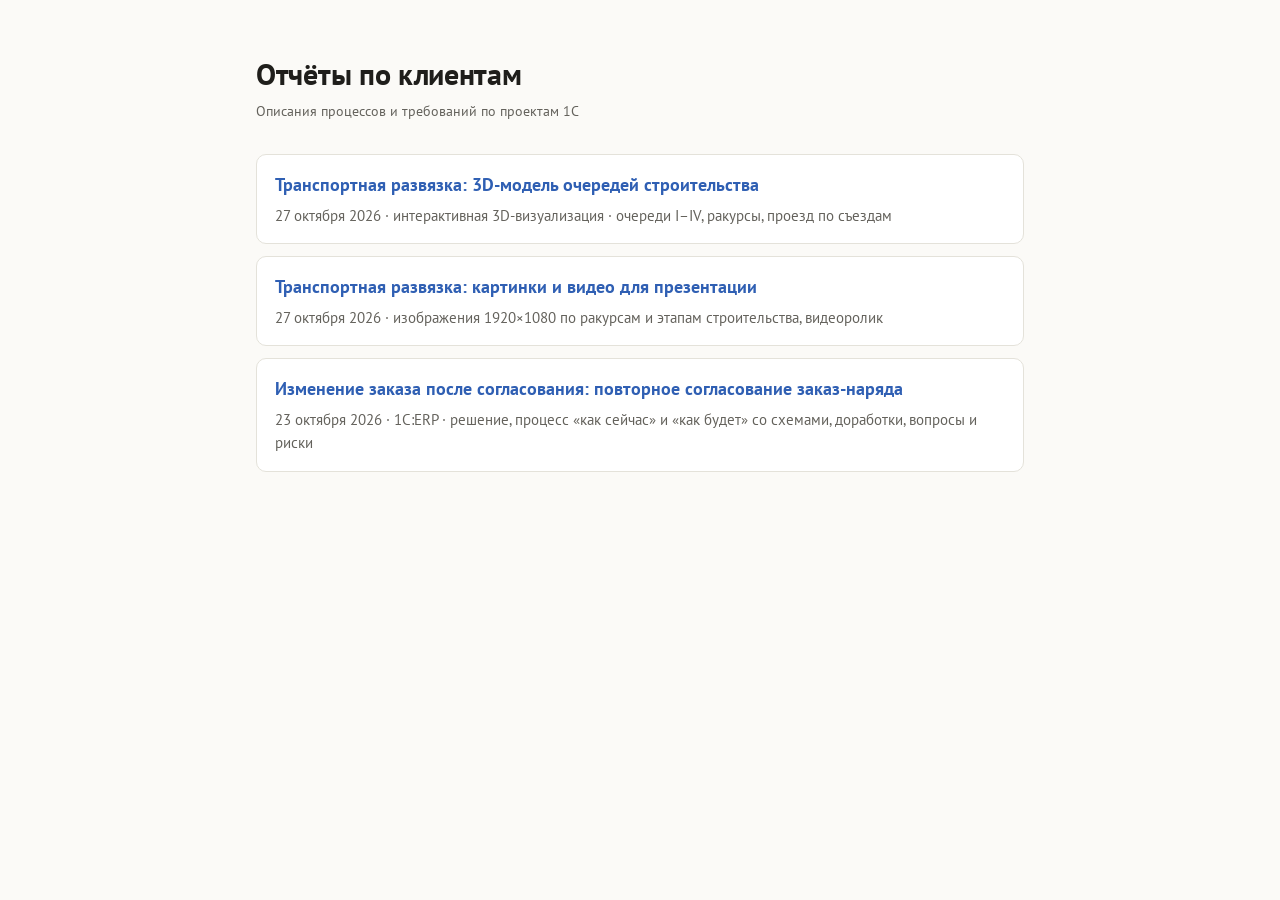
<file: index.html>
<!doctype html>
<html lang="ru">
<head>
<meta charset="utf-8">
<meta name="viewport" content="width=device-width, initial-scale=1">
<title>Отчёты по клиентам</title>
<meta name="description" content="Описания процессов и требований по проектам 1С">
<link rel="preconnect" href="https://fonts.googleapis.com">
<link rel="preconnect" href="https://fonts.gstatic.com" crossorigin>
<link href="https://fonts.googleapis.com/css2?family=PT+Sans:wght@400;700&display=swap" rel="stylesheet">
<style>
:root{--bg:#fbfaf7;--surface:#ffffff;--text:#1f1e1b;--muted:#64625c;--edge:#b8b6ad;--rule:#e4e2da;--accent:#2f6fd6;--warn:#d99a00;--link:#2f5fb3;color-scheme:light}
@media (prefers-color-scheme:dark){:root:not([data-theme="light"]){--bg:#151618;--surface:#1c1d20;--text:#ebe9e3;--muted:#a19f98;--edge:#5d5e63;--rule:#2e2f33;--accent:#6c9eff;--warn:#f0b429;--link:#8fb4ff;color-scheme:dark}}
:root[data-theme="dark"]{--bg:#151618;--surface:#1c1d20;--text:#ebe9e3;--muted:#a19f98;--edge:#5d5e63;--rule:#2e2f33;--accent:#6c9eff;--warn:#f0b429;--link:#8fb4ff;color-scheme:dark}
*{box-sizing:border-box}
html{-webkit-text-size-adjust:100%}
body{margin:0;background:var(--bg);color:var(--text);font:16px/1.6 "PT Sans","Segoe UI",system-ui,-apple-system,Roboto,sans-serif}
main{max-width:800px;margin:0 auto;padding:40px 16px 72px}
a{color:var(--link)}
.back{font-size:14px;color:var(--muted);text-decoration:none}
.back:hover{text-decoration:underline}
h1{font-size:30px;line-height:1.2;margin:16px 0 8px;letter-spacing:-.01em}
.meta{color:var(--muted);font-size:14px;margin:0 0 32px}
h2{font-size:21px;line-height:1.3;margin:44px 0 12px;padding-top:20px;border-top:1px solid var(--rule)}
p,ul,ol{margin:0 0 14px}
li{margin:4px 0}
.lead{font-size:17px}
.table-wrap{overflow-x:auto;margin:0 0 16px;border:1px solid var(--rule);border-radius:8px;background:var(--surface)}
table{border-collapse:collapse;width:100%;font-size:14.5px;line-height:1.45}
th,td{text-align:left;vertical-align:top;padding:10px 12px;border-bottom:1px solid var(--rule)}
th{font-weight:700;background:color-mix(in srgb,var(--rule) 45%,transparent)}
tr:last-child td{border-bottom:0}
td.num{white-space:nowrap;color:var(--muted)}
td.rowhead{font-weight:700}
blockquote{margin:0 0 16px;padding:12px 16px;border-left:3px solid var(--accent);background:var(--surface);border-radius:0 8px 8px 0}
figure{margin:20px 0 16px;padding:12px;background:var(--surface);border:1px solid var(--rule);border-radius:10px}
figcaption{font-size:13px;color:var(--muted);margin-top:6px}
.diagram{display:block;width:100%;height:auto;font-family:inherit}
.d-box{fill:none;stroke:var(--edge);stroke-width:1.25}
.d-accent{fill:color-mix(in srgb,var(--accent) 12%,transparent);stroke:var(--accent);stroke-width:2}
.d-warn{fill:color-mix(in srgb,var(--warn) 14%,transparent);stroke:var(--warn);stroke-width:2}
.d-line{fill:none;stroke:var(--edge);stroke-width:1.25}
.d-head{fill:var(--edge)}
.d-title{fill:var(--text);font-size:15px;font-weight:700}
.d-sub{fill:var(--muted);font-size:11.5px}
.d-name{fill:var(--text);font-size:13px;font-weight:700}
.d-body{fill:var(--text);font-size:11.5px}
.d-label{fill:var(--muted);font-size:11.5px}
.checklist{list-style:none;padding-left:0}
.checklist li{position:relative;padding-left:28px}
.checklist li::before{content:"";position:absolute;left:2px;top:6px;width:14px;height:14px;border:1.5px solid var(--edge);border-radius:3px}
.card{display:block;padding:16px 18px;margin:0 0 12px;border:1px solid var(--rule);border-radius:10px;background:var(--surface);text-decoration:none;color:inherit}
.card:hover{border-color:var(--edge)}
.card h3{margin:0 0 4px;font-size:18px;color:var(--link)}
.card p{margin:0;color:var(--muted);font-size:14.5px}
@media (max-width:560px){h1{font-size:24px}main{padding-top:24px}table{font-size:13.5px}th,td{padding:8px 10px}figure{overflow-x:auto}.diagram{min-width:680px}}
</style>
</head>
<body>
<main>

<h1>Отчёты по клиентам</h1>
<p class="meta">Описания процессов и требований по проектам 1С</p>
<a class="card" href="reports/2026-10-27-transportnaya-razvyazka-3d/">
<h3>Транспортная развязка: 3D-модель очередей строительства</h3>
<p>27 октября 2026 · интерактивная 3D-визуализация · очереди I–IV, ракурсы, проезд по съездам</p>
</a>
<a class="card" href="reports/2026-10-27-transportnaya-razvyazka-3d/kartinki.html">
<h3>Транспортная развязка: картинки и видео для презентации</h3>
<p>27 октября 2026 · изображения 1920×1080 по ракурсам и этапам строительства, видеоролик</p>
</a>
<a class="card" href="reports/2026-10-23-izmenenie-zakaza-klienta/">
<h3>Изменение заказа после согласования: повторное согласование заказ-наряда</h3>
<p>23 октября 2026 · 1С:ERP · решение, процесс «как сейчас» и «как будет» со схемами, доработки, вопросы и риски</p>
</a>

</main>
</body>
</html>
</file>
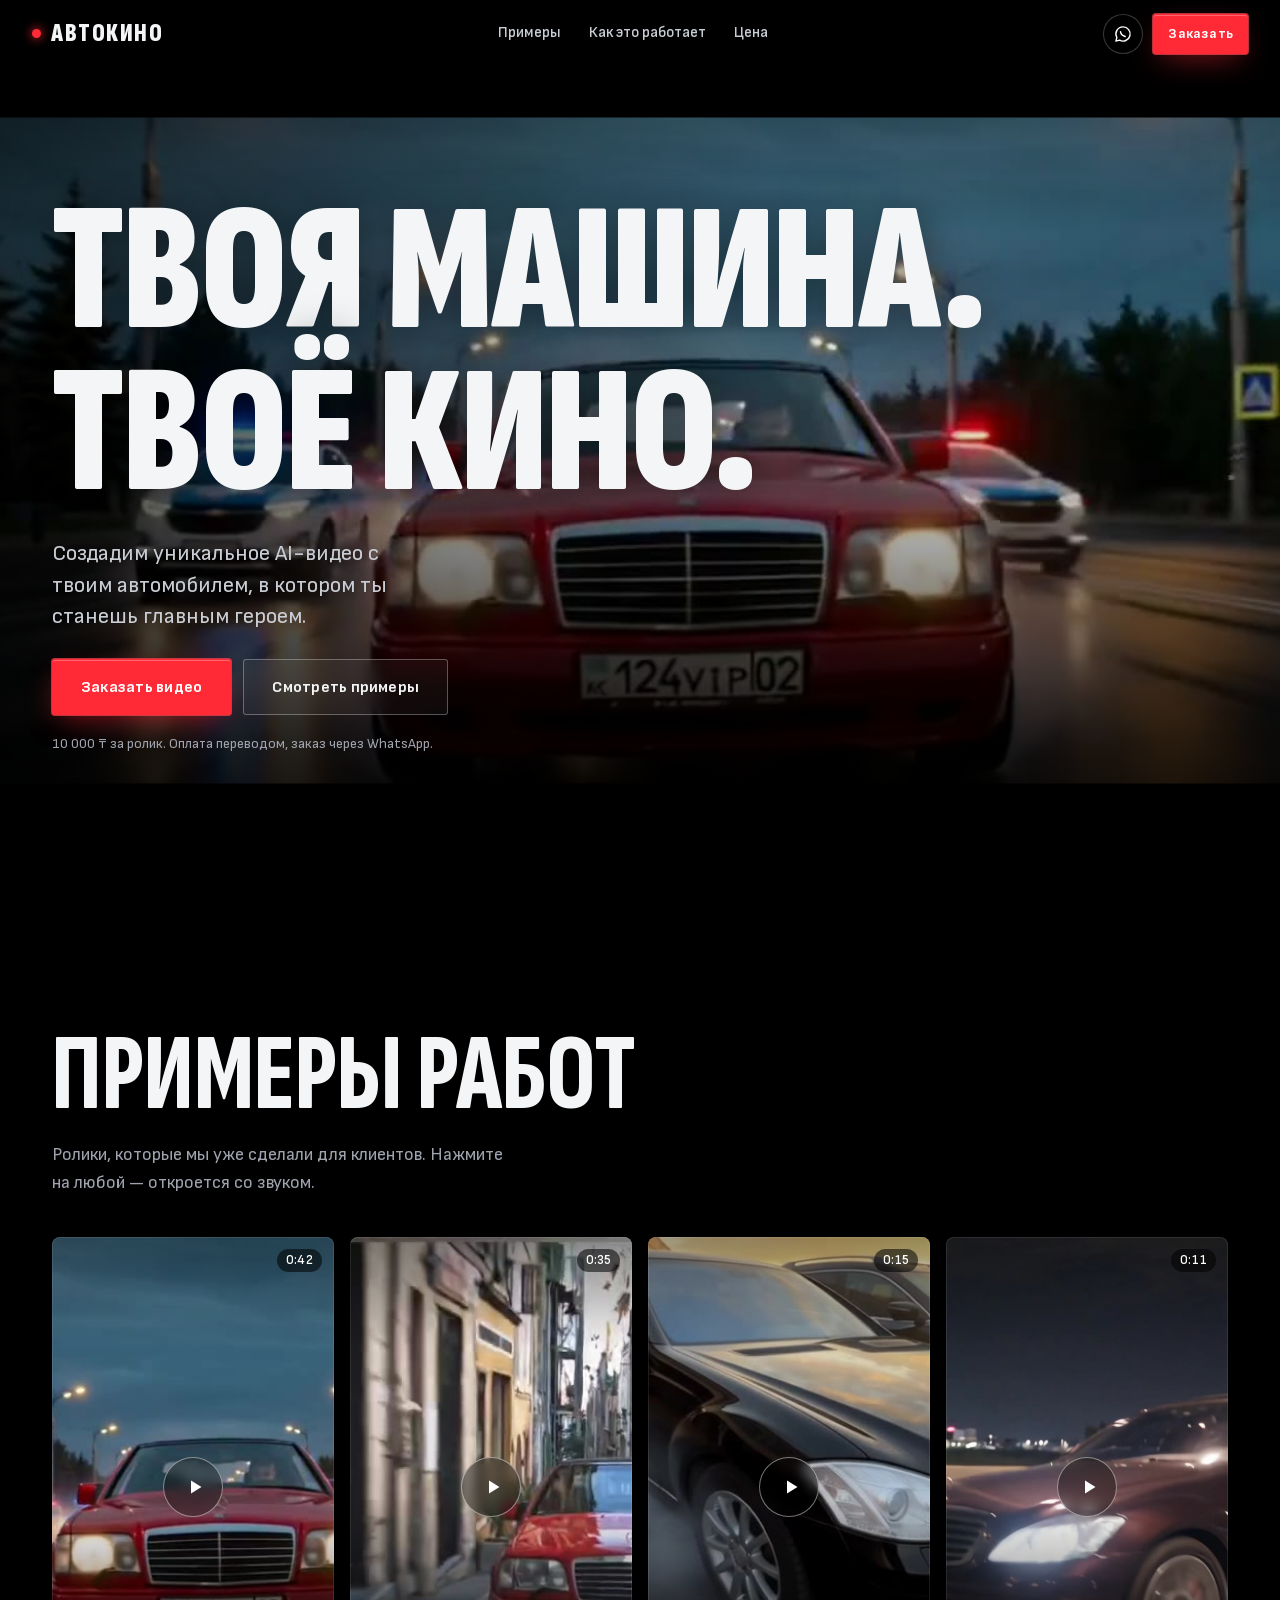
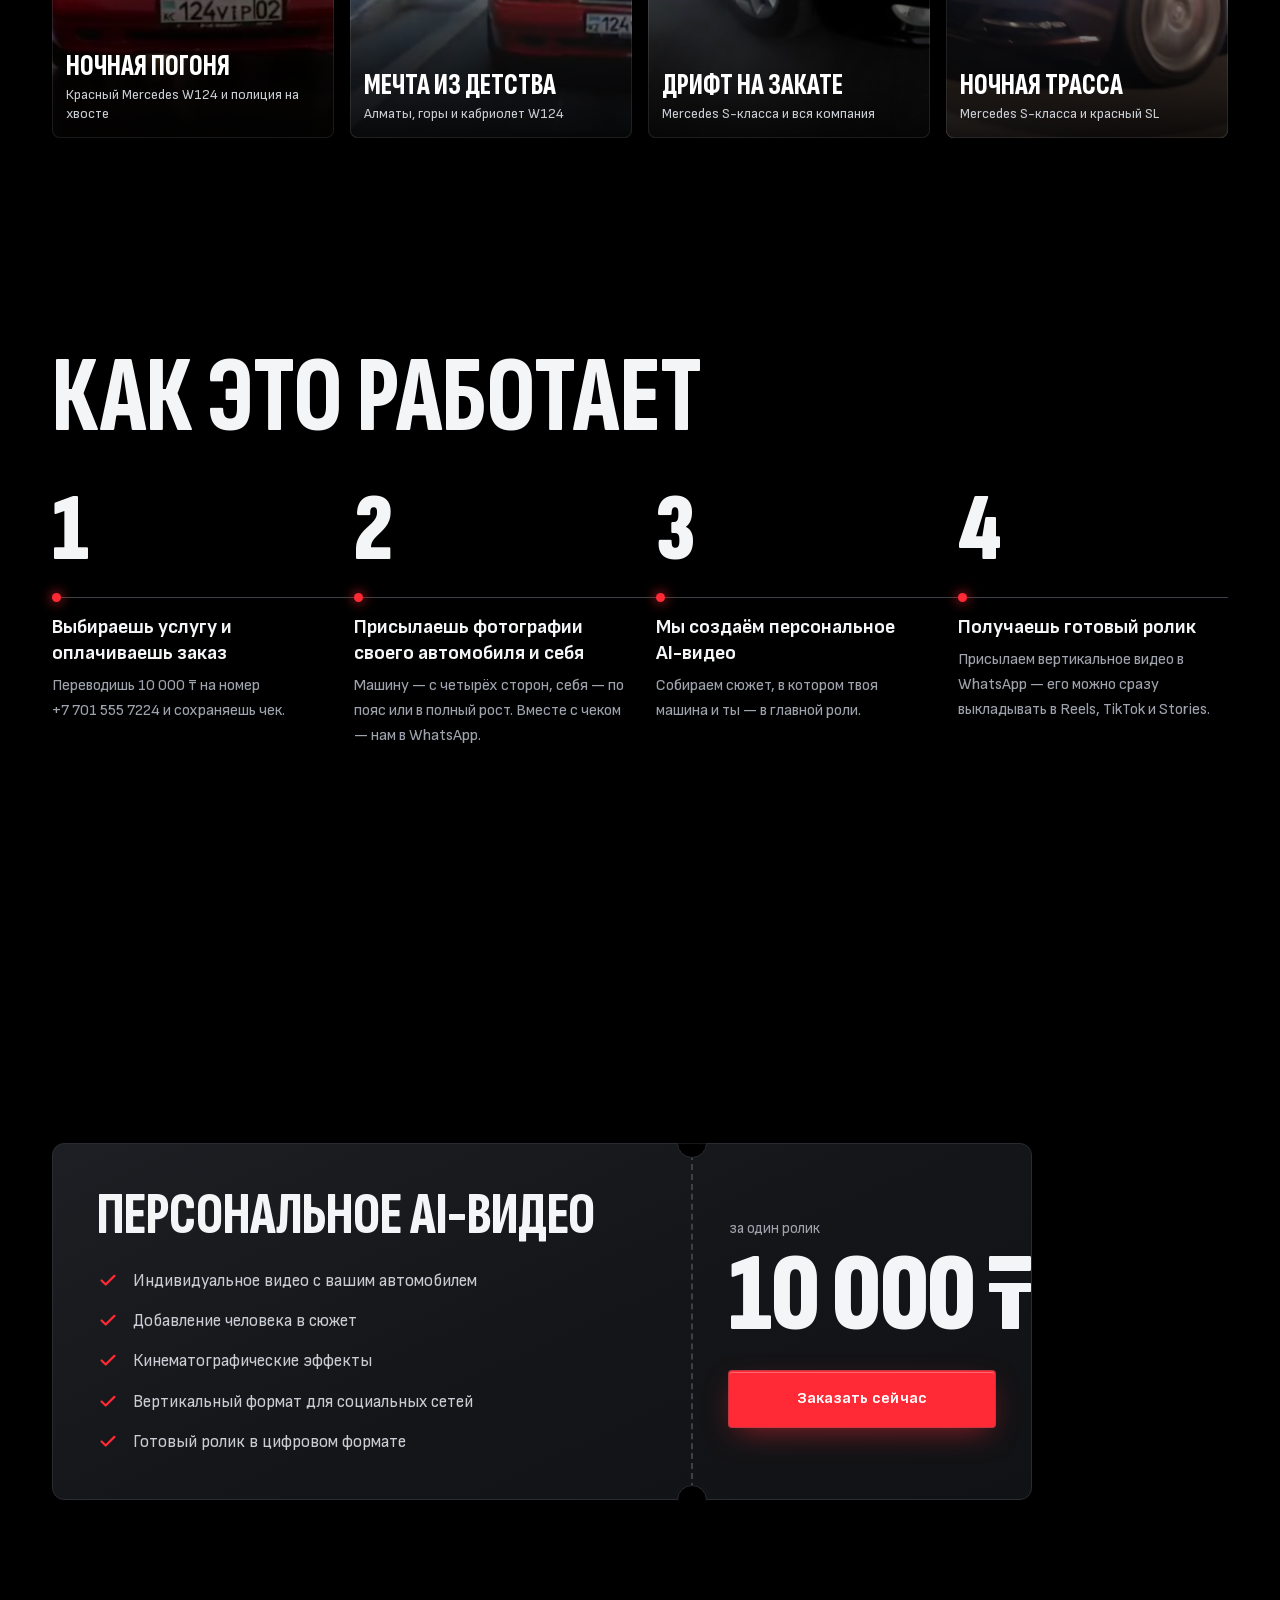
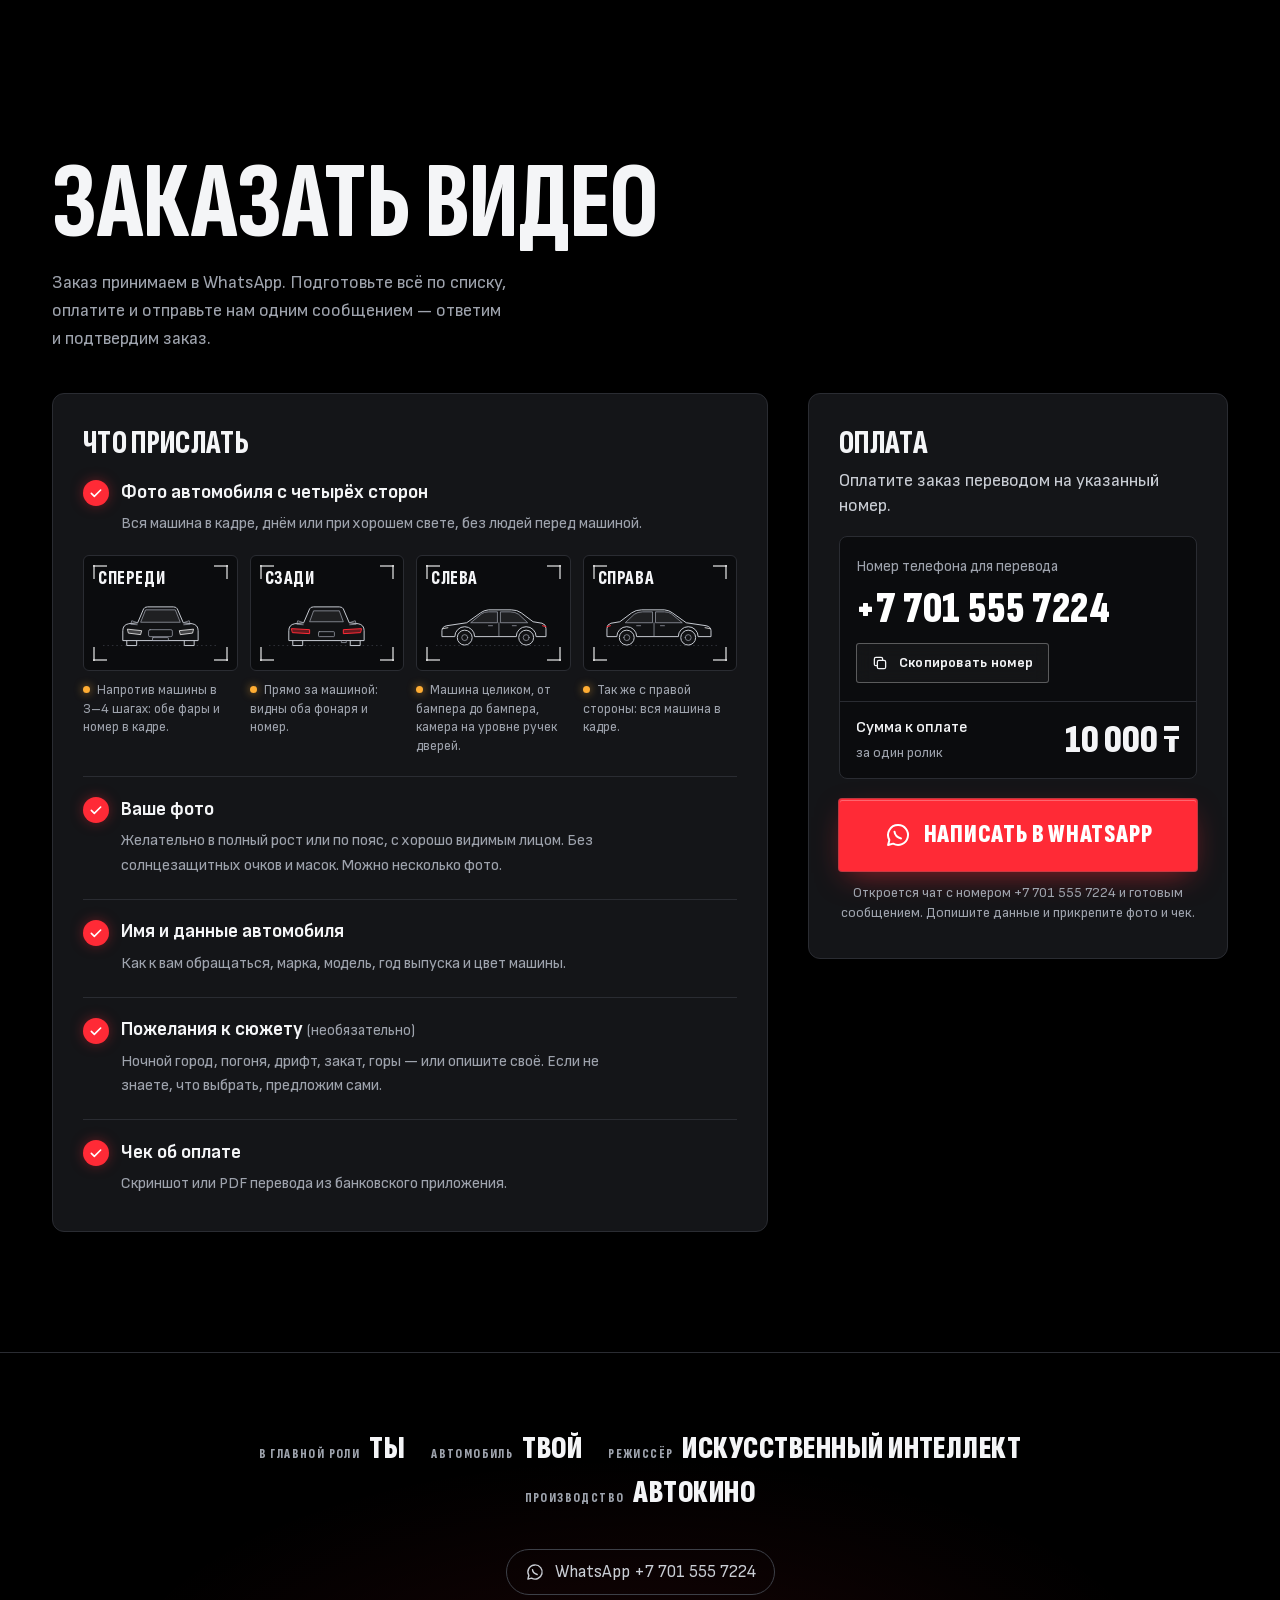
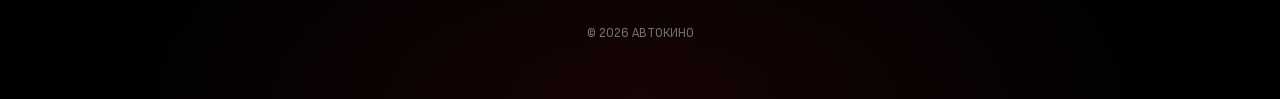
<file: autokino/index.html>
<!doctype html>
<html lang="ru">
<head>
<meta charset="utf-8">
<meta name="viewport" content="width=device-width, initial-scale=1, viewport-fit=cover">
<title>АВТОКИНО — AI-видео с вашим автомобилем</title>
<meta name="description" content="Персональное кинематографичное AI-видео с вашим автомобилем и вами в главной роли. Вертикальный формат для Reels и TikTok. Заказ онлайн за пару минут.">
<meta name="theme-color" content="#000000">
<script>document.documentElement.classList.add('js')</script>
<meta property="og:type" content="website">
<meta property="og:title" content="Твоя машина. Твоё кино.">
<meta property="og:description" content="AI-видео с твоим автомобилем, в котором ты — главный герой.">
<meta property="og:image" content="https://klod358-bot.github.io/RaportsClients/autokino/assets/img/og.jpg">
<meta property="og:locale" content="ru_RU">
<link rel="icon" href="assets/img/favicon.svg" type="image/svg+xml">
<link rel="preload" as="image" href="assets/img/hero.jpg" media="(orientation: landscape)">
<link rel="preload" as="image" href="assets/img/hero-vertical.jpg" media="(orientation: portrait)">
<link rel="preload" href="assets/fonts/sofia-sans-xc-900.woff" as="font" type="font/woff" crossorigin>
<link rel="preload" href="assets/fonts/sofia-sans-400.woff" as="font" type="font/woff" crossorigin>
<link rel="stylesheet" href="assets/css/site.css?v=20261110-9">
<script>document.write('<script src="config.js?t=' + Date.now() + '"><\/script>')</script>
</head>
<body>
<a class="skip" href="#order">Перейти к заказу</a>

<!-- Силуэты автомобиля для подсказок по ракурсам -->
<svg width="0" height="0" style="position:absolute" aria-hidden="true" focusable="false">
  <symbol id="car-side" viewBox="0 0 240 112">
    <path class="g-ground" d="M4 104H236"/>
    <path class="g-body" d="M16 86V74q0-8 10-10l40-6 28-20q6-5 16-6h46q12 0 20 6l24 18 18 3q8 2 8 11v16h-20a20 20 0 0 0-40 0H82a20 20 0 0 0-40 0Z"/>
    <path class="g-glass" d="M74 58l22-18q5-4 14-4h18v22ZM134 36h20q10 0 17 5l18 17h-55Z"/>
    <path class="g-line" d="M131 58v26M110 64h8M158 64h8"/>
    <path class="g-lamp" d="M18 70l10-2"/>
    <path class="g-tail" d="M219 64l7 2"/>
    <circle class="g-body" cx="62" cy="88" r="15"/><circle class="g-line" cx="62" cy="88" r="6"/>
    <circle class="g-body" cx="186" cy="88" r="15"/><circle class="g-line" cx="186" cy="88" r="6"/>
  </symbol>
  <symbol id="car-front" viewBox="0 0 240 112">
    <path class="g-ground" d="M4 104H236"/>
    <path class="g-body" d="M44 94V74q0-12 12-14l18-2 12-28q2-4 8-4h52q6 0 8 4l12 28 18 2q12 2 12 14v20Z"/>
    <path class="g-body" d="M52 94v10h20V94M168 94v10h20V94"/>
    <path class="g-glass" d="M80 57l10-25h60l10 25Z"/>
    <path class="g-lamp" d="M54 71l28 3-2 8-24-3ZM186 71l-28 3 2 8 24-3Z"/>
    <rect class="g-line" x="96" y="72" width="48" height="14" rx="3"/>
    <rect class="g-line" x="104" y="88" width="32" height="6" rx="1"/>
    <path class="g-line" d="M74 58l-12-4-2 7 13 1M166 58l12-4 2 7-13 1"/>
  </symbol>
  <symbol id="car-rear" viewBox="0 0 240 112">
    <path class="g-ground" d="M4 104H236"/>
    <path class="g-body" d="M44 94V74q0-12 12-14l18-2 12-28q2-4 8-4h52q6 0 8 4l12 28 18 2q12 2 12 14v20Z"/>
    <path class="g-body" d="M52 94v10h20V94M168 94v10h20V94"/>
    <path class="g-glass" d="M86 56l8-22h52l8 22Z"/>
    <path class="g-tail" d="M50 70l36 2v8l-34-2ZM190 70l-36 2v8l34-2Z"/>
    <rect class="g-line" x="104" y="76" width="32" height="10" rx="1.5"/>
    <path class="g-line" d="M74 58l-12-4-2 7 13 1M166 58l12-4 2 7-13 1M150 94v4h10v-4"/>
  </symbol>
  <symbol id="i-chat" viewBox="0 0 24 24"><path d="M12 3.5a8.5 8.5 0 0 0-7.4 12.7L3.5 20.5l4.4-1.1A8.5 8.5 0 1 0 12 3.5Z" fill="none" stroke="currentColor" stroke-width="1.7" stroke-linejoin="round"/><path d="M9 9.2c.3 2.6 2.4 4.9 5.6 5.8" fill="none" stroke="currentColor" stroke-width="1.7" stroke-linecap="round"/></symbol>
  <symbol id="i-at" viewBox="0 0 24 24"><circle cx="12" cy="12" r="3.6" fill="none" stroke="currentColor" stroke-width="1.7"/><path d="M15.6 12v1.4a2.6 2.6 0 0 0 5.2 0V12a8.8 8.8 0 1 0-3.6 7.1" fill="none" stroke="currentColor" stroke-width="1.7" stroke-linecap="round"/></symbol>
  <symbol id="i-play" viewBox="0 0 24 24"><path d="M8 5.5v13l10.5-6.5Z" fill="currentColor"/></symbol>
  <symbol id="i-check" viewBox="0 0 24 24"><path d="M5 12.5l4.5 4.5L19 7.5" fill="none" stroke="currentColor" stroke-width="2.4" stroke-linecap="round" stroke-linejoin="round"/></symbol>
  <symbol id="i-close" viewBox="0 0 24 24"><path d="M6 6l12 12M18 6L6 18" fill="none" stroke="currentColor" stroke-width="2" stroke-linecap="round"/></symbol>
  <symbol id="i-plus" viewBox="0 0 24 24"><path d="M12 5v14M5 12h14" fill="none" stroke="currentColor" stroke-width="2" stroke-linecap="round"/></symbol>
  <symbol id="i-up" viewBox="0 0 24 24"><path d="M6 14l6-6 6 6" fill="none" stroke="currentColor" stroke-width="2" stroke-linecap="round" stroke-linejoin="round"/></symbol>
  <symbol id="i-down" viewBox="0 0 24 24"><path d="M6 10l6 6 6-6" fill="none" stroke="currentColor" stroke-width="2" stroke-linecap="round" stroke-linejoin="round"/></symbol>
  <symbol id="i-copy" viewBox="0 0 24 24"><rect x="8.5" y="8.5" width="11" height="11" rx="2" fill="none" stroke="currentColor" stroke-width="1.7"/><path d="M15.5 8.5V6.5a2 2 0 0 0-2-2h-7a2 2 0 0 0-2 2v7a2 2 0 0 0 2 2h2" fill="none" stroke="currentColor" stroke-width="1.7"/></symbol>
  <symbol id="i-doc" viewBox="0 0 24 24"><path d="M7 3.5h7l4.5 4.5v12.5H7Z" fill="none" stroke="currentColor" stroke-width="1.6" stroke-linejoin="round"/><path d="M14 3.5V8h4.5" fill="none" stroke="currentColor" stroke-width="1.6" stroke-linejoin="round"/></symbol>
  <symbol id="i-sound" viewBox="0 0 24 24"><path d="M4 9.5h3.5L12 5.5v13l-4.5-4H4Z" fill="none" stroke="currentColor" stroke-width="1.7" stroke-linejoin="round"/><path d="M15.5 9a4.2 4.2 0 0 1 0 6M18 6.5a7.8 7.8 0 0 1 0 11" fill="none" stroke="currentColor" stroke-width="1.7" stroke-linecap="round"/></symbol>
  <symbol id="i-mute" viewBox="0 0 24 24"><path d="M4 9.5h3.5L12 5.5v13l-4.5-4H4Z" fill="none" stroke="currentColor" stroke-width="1.7" stroke-linejoin="round"/><path d="M15.5 9.5l5 5M20.5 9.5l-5 5" fill="none" stroke="currentColor" stroke-width="1.7" stroke-linecap="round"/></symbol>
  <symbol id="i-person" viewBox="0 0 24 24"><circle cx="12" cy="8" r="3.6" fill="none" stroke="currentColor" stroke-width="1.6"/><path d="M5 20.5c.8-4 3.6-6 7-6s6.2 2 7 6" fill="none" stroke="currentColor" stroke-width="1.6" stroke-linecap="round"/></symbol>
</svg>

<header class="topbar" id="topbar">
  <a class="brand" href="#top" aria-label="На главный экран"><span class="rec" aria-hidden="true"></span><span data-cfg="brand">АВТОКИНО</span></a>
  <nav class="topnav" aria-label="Разделы">
    <a href="#examples">Примеры</a>
    <a href="#how">Как это работает</a>
    <a href="#price">Цена</a>
  </nav>
  <div class="topbar-actions">
    <a class="icon-btn" data-contact="whatsapp" href="#" target="_blank" rel="noopener" aria-label="Написать в WhatsApp" hidden><svg aria-hidden="true"><use href="#i-chat"/></svg></a>
    <a class="icon-btn" data-contact="instagram" href="#" target="_blank" rel="noopener" aria-label="Instagram" hidden><svg aria-hidden="true"><use href="#i-at"/></svg></a>
    <a class="btn btn-red btn-sm topbar-cta" href="#order">Заказать</a>
  </div>
</header>

<main id="top">
  <!-- ГЛАВНЫЙ ЭКРАН -->
  <section class="hero" aria-labelledby="hero-title">
    <div class="hero-media" aria-hidden="true">
      <picture>
        <source media="(orientation: portrait)" srcset="assets/img/hero-vertical.jpg">
        <img class="hero-poster" src="assets/img/hero.jpg" alt="" fetchpriority="high">
      </picture>
      <video class="hero-video" muted playsinline loop preload="none" disablepictureinpicture></video>
      <div class="hero-shade"></div>
    </div>
    <div class="bar bar-top" aria-hidden="true"></div>
    <div class="bar bar-bottom" aria-hidden="true"></div>
    <div class="hero-content">
      <h1 class="hero-title" id="hero-title"><span>Твоя машина.</span> <span>Твоё кино.</span></h1>
      <p class="hero-sub">Создадим уникальное <span class="nowrap">AI-видео</span> с твоим автомобилем, в котором ты станешь главным героем.</p>
      <div class="hero-cta">
        <a class="btn btn-red btn-lg" href="#order">Заказать видео</a>
        <a class="btn btn-ghost btn-lg" href="#examples">Смотреть примеры</a>
      </div>
      <p class="hero-note"><span data-price-text>10 000 ₸</span> за ролик. Оплата переводом, заказ через WhatsApp.</p>
    </div>
  </section>

  <!-- ПРИМЕРЫ -->
  <section class="section examples" id="examples" aria-labelledby="examples-title">
    <div class="wrap">
      <div class="section-head" data-reveal>
        <h2 id="examples-title">Примеры работ</h2>
        <p>Ролики, которые мы уже сделали для клиентов. Нажмите на любой — откроется со звуком.</p>
      </div>
    </div>
    <ul class="reels" id="reels" aria-label="Готовые видео"></ul>
  </section>

  <!-- КАК ЭТО РАБОТАЕТ -->
  <section class="section how" id="how" aria-labelledby="how-title">
    <div class="wrap">
      <div class="section-head" data-reveal>
        <h2 id="how-title">Как это работает</h2>
      </div>
      <ol class="steps" data-reveal>
        <li class="step">
          <span class="step-num" aria-hidden="true">1</span>
          <h3>Выбираешь услугу и оплачиваешь заказ</h3>
          <p>Переводишь <span data-price-text>10 000 ₸</span> на номер <span class="nowrap" data-cfg="payment.phone">+7 701 555 7224</span> и сохраняешь чек.</p>
        </li>
        <li class="step">
          <span class="step-num" aria-hidden="true">2</span>
          <h3>Присылаешь фотографии своего автомобиля и себя</h3>
          <p>Машину — с четырёх сторон, себя — по пояс или в полный рост. Вместе с чеком — нам в WhatsApp.</p>
        </li>
        <li class="step">
          <span class="step-num" aria-hidden="true">3</span>
          <h3>Мы создаём персональное <span class="nowrap">AI-видео</span></h3>
          <p>Собираем сюжет, в котором твоя машина и ты — в главной роли.</p>
        </li>
        <li class="step">
          <span class="step-num" aria-hidden="true">4</span>
          <h3>Получаешь готовый ролик</h3>
          <p>Присылаем вертикальное видео в WhatsApp — его можно сразу выкладывать в Reels, TikTok и Stories.</p>
        </li>
      </ol>
    </div>
  </section>

  <!-- СТОИМОСТЬ -->
  <section class="section price" id="price" aria-labelledby="price-title">
    <div class="wrap">
      <div class="section-head" data-reveal>
        <h2 id="price-title">Стоимость</h2>
      </div>
      <article class="ticket" data-reveal>
        <div class="ticket-main">
          <h3>Персональное <span class="nowrap">AI-видео</span></h3>
          <ul class="ticket-list">
            <li><svg aria-hidden="true"><use href="#i-check"/></svg>Индивидуальное видео с вашим автомобилем</li>
            <li><svg aria-hidden="true"><use href="#i-check"/></svg>Добавление человека в сюжет</li>
            <li><svg aria-hidden="true"><use href="#i-check"/></svg>Кинематографические эффекты</li>
            <li><svg aria-hidden="true"><use href="#i-check"/></svg>Вертикальный формат для социальных сетей</li>
            <li><svg aria-hidden="true"><use href="#i-check"/></svg>Готовый ролик в цифровом формате</li>
          </ul>
        </div>
        <div class="ticket-stub">
          <p class="ticket-caption">за один ролик</p>
          <p class="ticket-price" data-price-text>10 000 ₸</p>
          <a class="btn btn-red btn-lg btn-block" href="#order">Заказать сейчас</a>
        </div>
      </article>
    </div>
  </section>

  <!-- КАК ЗАКАЗАТЬ -->
  <section class="section order" id="order" aria-labelledby="order-title">
    <div class="wrap">
      <div class="section-head" data-reveal>
        <h2 id="order-title">Заказать видео</h2>
        <p>Заказ принимаем в WhatsApp. Подготовьте всё по списку, оплатите и отправьте нам одним сообщением — ответим и подтвердим заказ.</p>
      </div>
      <div class="order-layout">
        <div class="need" data-reveal>
          <h3 class="need-title">Что прислать</h3>
          <section class="need-item" aria-labelledby="n-car">
            <h4 id="n-car"><svg aria-hidden="true"><use href="#i-check"/></svg>Фото автомобиля с четырёх сторон</h4>
            <p>Вся машина в кадре, днём или при хорошем свете, без людей перед машиной.</p>
            <div class="shots">
              <figure class="shot">
                <div class="shot-frame"><span class="shot-label">Спереди</span><svg class="shot-guide" viewBox="0 0 240 112" aria-hidden="true"><use href="#car-front"/></svg></div>
                <figcaption class="shot-hint">Напротив машины в 3–4 шагах: обе фары и номер в кадре.</figcaption>
              </figure>
              <figure class="shot">
                <div class="shot-frame"><span class="shot-label">Сзади</span><svg class="shot-guide" viewBox="0 0 240 112" aria-hidden="true"><use href="#car-rear"/></svg></div>
                <figcaption class="shot-hint">Прямо за машиной: видны оба фонаря и номер.</figcaption>
              </figure>
              <figure class="shot">
                <div class="shot-frame"><span class="shot-label">Слева</span><svg class="shot-guide" viewBox="0 0 240 112" aria-hidden="true"><use href="#car-side"/></svg></div>
                <figcaption class="shot-hint">Машина целиком, от бампера до бампера, камера на уровне ручек дверей.</figcaption>
              </figure>
              <figure class="shot">
                <div class="shot-frame"><span class="shot-label">Справа</span><svg class="shot-guide flip" viewBox="0 0 240 112" aria-hidden="true"><use href="#car-side"/></svg></div>
                <figcaption class="shot-hint">Так же с правой стороны: вся машина в кадре.</figcaption>
              </figure>
            </div>
          </section>
          <section class="need-item" aria-labelledby="n-person">
            <h4 id="n-person"><svg aria-hidden="true"><use href="#i-check"/></svg>Ваше фото</h4>
            <p>Желательно в полный рост или по пояс, с хорошо видимым лицом. Без солнцезащитных очков и масок. Можно несколько фото.</p>
          </section>
          <section class="need-item" aria-labelledby="n-data">
            <h4 id="n-data"><svg aria-hidden="true"><use href="#i-check"/></svg>Имя и данные автомобиля</h4>
            <p>Как к вам обращаться, марка, модель, год выпуска и цвет машины.</p>
          </section>
          <section class="need-item" aria-labelledby="n-story">
            <h4 id="n-story"><svg aria-hidden="true"><use href="#i-check"/></svg><span>Пожелания к сюжету <span class="optional">необязательно</span></span></h4>
            <p>Ночной город, погоня, дрифт, закат, горы — или опишите своё. Если не знаете, что выбрать, предложим сами.</p>
          </section>
          <section class="need-item" aria-labelledby="n-receipt">
            <h4 id="n-receipt"><svg aria-hidden="true"><use href="#i-check"/></svg>Чек об оплате</h4>
            <p>Скриншот или PDF перевода из банковского приложения.</p>
          </section>
        </div>

        <aside class="pay-card" aria-labelledby="pay-title" data-reveal>
          <div class="pay-card-inner">
            <h3 id="pay-title">Оплата</h3>
            <p class="pay-lead">Оплатите заказ переводом на указанный номер.</p>
            <dl class="pay">
              <div class="pay-row pay-phone">
                <dt>Номер телефона для перевода</dt>
                <dd><span class="pay-number" data-cfg="payment.phone">+7 701 555 7224</span>
                  <button type="button" class="btn btn-ghost btn-sm" id="copyPhone"><svg aria-hidden="true"><use href="#i-copy"/></svg><span>Скопировать номер</span></button></dd>
              </div>
              <div class="pay-row" data-if="payment.recipient" hidden><dt>Получатель</dt><dd data-cfg="payment.recipient"></dd></div>
              <div class="pay-row" data-if="payment.bank" hidden><dt>Банк</dt><dd data-cfg="payment.bank"></dd></div>
              <div class="pay-row pay-total"><dt>Сумма к оплате<span class="pay-per">за один ролик</span></dt><dd data-price-text>10 000 ₸</dd></div>
            </dl>
            <a class="btn btn-red btn-xl btn-block wa-btn" data-wa-order href="#" target="_blank" rel="noopener"><svg aria-hidden="true"><use href="#i-chat"/></svg><span>Написать в WhatsApp</span></a>
            <p class="wa-note">Откроется чат с номером <span class="nowrap" data-cfg="contacts.whatsapp">+7 701 555 7224</span> и готовым сообщением. Допишите данные и прикрепите фото и чек.</p>
          </div>
        </aside>
      </div>
    </div>
  </section>
</main>

<footer class="credits">
  <div class="wrap">
    <p class="billing" aria-label="Титры">
      <span class="b-row"><span class="b-role">в главной роли</span> <span class="b-name">ты</span></span>
      <span class="b-row"><span class="b-role">автомобиль</span> <span class="b-name">твой</span></span>
      <span class="b-row"><span class="b-role">режиссёр</span> <span class="b-name">искусственный интеллект</span></span>
      <span class="b-row"><span class="b-role">производство</span> <span class="b-name" data-cfg="brand">АВТОКИНО</span></span>
    </p>
    <div class="credits-contacts">
      <a class="contact-link" data-contact="whatsapp" href="#" target="_blank" rel="noopener" hidden><svg aria-hidden="true"><use href="#i-chat"/></svg><span>WhatsApp <span data-cfg="contacts.whatsapp"></span></span></a>
      <a class="contact-link" data-contact="instagram" href="#" target="_blank" rel="noopener" hidden><svg aria-hidden="true"><use href="#i-at"/></svg><span>Instagram</span></a>
    </div>
    <p class="copyright">© <span id="year">2026</span> <span data-cfg="brand">АВТОКИНО</span></p>
  </div>
</footer>

<!-- Плавающая панель на телефоне -->
<div class="dock" id="dock" aria-hidden="true">
  <div class="dock-info">
    <span class="dock-label" id="dockLabel">Ролик с вашей машиной</span>
    <strong class="dock-sum" data-price-text>10 000 ₸</strong>
  </div>
  <a class="btn btn-red dock-btn" id="dockBtn" href="#order" tabindex="-1">Заказать видео</a>
</div>

<!-- Просмотр видео -->
<dialog class="viewer" id="viewer" aria-label="Просмотр видео">
  <div class="viewer-bg" aria-hidden="true"><img alt="" id="viewerBg"></div>
  <video class="viewer-video" id="viewerVideo" playsinline preload="auto"></video>
  <div class="viewer-paused" id="viewerPaused" hidden><svg aria-hidden="true"><use href="#i-play"/></svg></div>
  <div class="viewer-top">
    <p class="viewer-count" id="viewerCount"></p>
    <div class="viewer-tools">
      <button type="button" class="icon-btn icon-btn-lg" id="viewerSound" aria-label="Выключить звук"><svg aria-hidden="true"><use href="#i-sound"/></svg></button>
      <button type="button" class="icon-btn icon-btn-lg" data-close aria-label="Закрыть"><svg aria-hidden="true"><use href="#i-close"/></svg></button>
    </div>
  </div>
  <div class="viewer-side">
    <button type="button" class="icon-btn icon-btn-lg" id="viewerPrev" aria-label="Предыдущее видео"><svg aria-hidden="true"><use href="#i-up"/></svg></button>
    <button type="button" class="icon-btn icon-btn-lg" id="viewerNext" aria-label="Следующее видео"><svg aria-hidden="true"><use href="#i-down"/></svg></button>
  </div>
  <div class="viewer-bottom">
    <div class="viewer-caption"><strong id="viewerTitle"></strong><span id="viewerNote"></span></div>
    <a class="btn btn-red" id="viewerOrder" href="#" target="_blank" rel="noopener">Хочу такое же</a>
  </div>
  <div class="viewer-progress" id="viewerProgress" role="slider" aria-label="Перемотка" aria-valuemin="0" aria-valuemax="100" aria-valuenow="0" tabindex="0"><span><i id="viewerBar"></i></span></div>
</dialog>

<div class="toast" id="toast" role="status" aria-live="polite"></div>

<script src="assets/js/common.js?v=20261110-9"></script>
<script src="assets/js/app.js?v=20261110-9"></script>
</body>
</html>
</file>
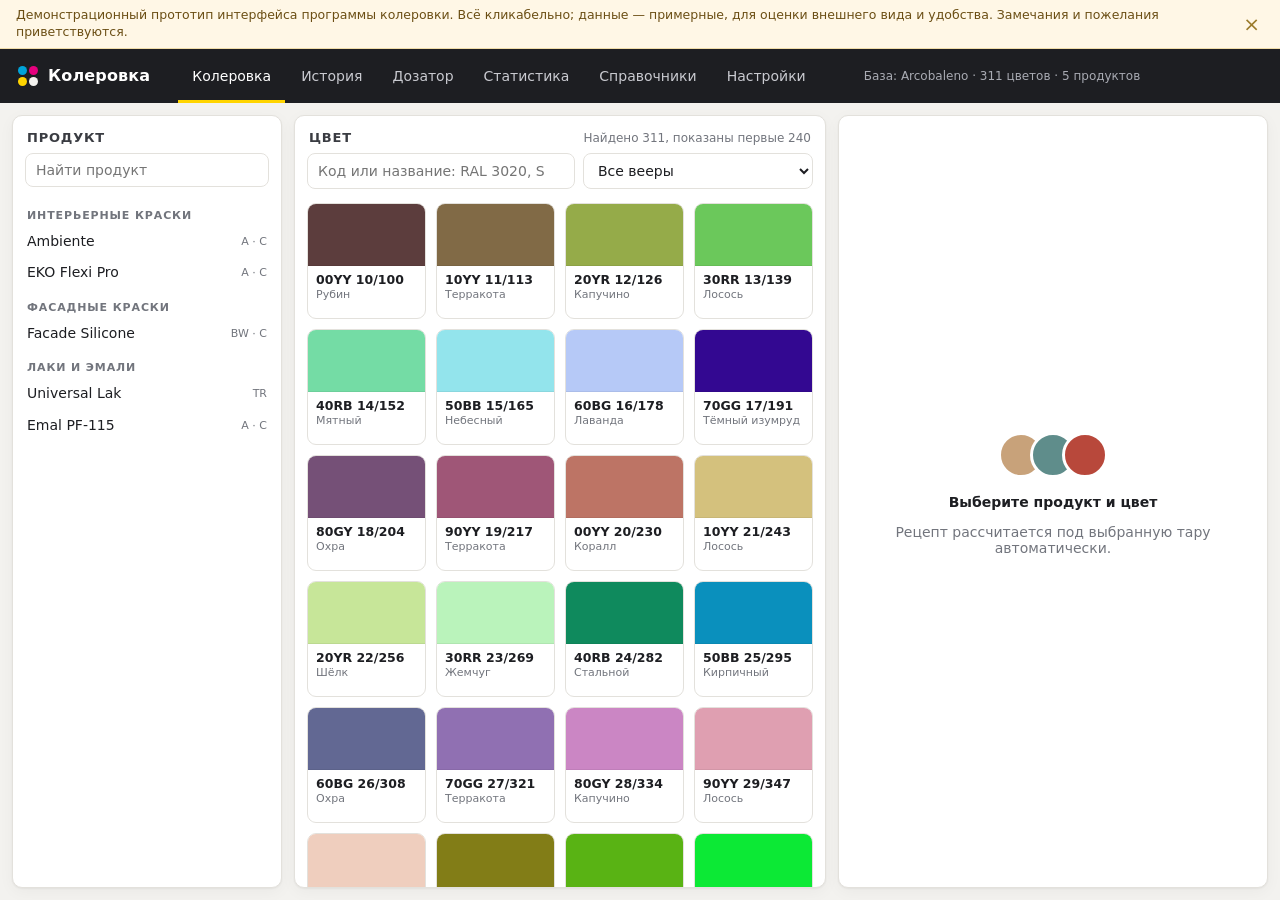
<file: kolerovka/index.html>
<!doctype html>
<html lang="ru">
<head>
<meta charset="utf-8">
<meta name="viewport" content="width=device-width, initial-scale=1">
<title>Колеровка — прототип интерфейса</title>
<link rel="icon" href="icon.png">
<link rel="stylesheet" href="style.css">
</head>
<body>
<div class="proto-banner" id="protoBanner">
  <span>Демонстрационный прототип интерфейса программы колеровки. Всё кликабельно; данные — примерные, для оценки внешнего вида и удобства. Замечания и пожелания приветствуются.</span>
  <button type="button" id="protoClose" aria-label="скрыть">×</button>
</div>
<header class="topbar">
  <div class="brand">
    <span class="brand-mark" aria-hidden="true"><i></i><i></i><i></i><i></i></span>
    <span class="brand-name">Колеровка</span>
  </div>
  <nav class="nav" id="nav">
    <button data-view="tint" class="active">Колеровка</button>
    <button data-view="history">История</button>
    <button data-view="dispenser">Дозатор</button>
    <button data-view="stats">Статистика</button>
    <button data-view="refs">Справочники</button>
    <button data-view="settings">Настройки</button>
  </nav>
  <button class="demo-pill" id="demoPill" hidden></button>
  <div class="db-badge" id="dbBadge"></div>
</header>

<main>
  <!-- ================= КОЛЕРОВКА ================= -->
  <section class="view active" id="view-tint">
    <div class="tint-grid">
      <div class="panel products">
        <div class="panel-head">
          <h2>Продукт</h2>
        </div>
        <div class="search-wrap">
          <input id="productSearch" type="search" placeholder="Найти продукт" autocomplete="off">
        </div>
        <div class="product-list" id="productList"></div>
      </div>

      <div class="panel colours">
        <div class="panel-head">
          <h2>Цвет</h2>
          <span class="muted" id="colourCount"></span>
        </div>
        <div class="colour-filters">
          <input id="colourSearch" type="search" placeholder="Код или название: RAL 3020, S 1050-Y90R, TVT 436L, #C8A27A" autocomplete="off">
          <select id="cardSelect"><option value="0">Все вееры</option></select>
        </div>
        <div class="colour-grid" id="colourGrid"></div>
      </div>

      <div class="panel recipe" id="recipePanel">
        <div class="recipe-empty" id="recipeEmpty">
          <div class="empty-swatches" aria-hidden="true"><i></i><i></i><i></i></div>
          <p><b>Выберите продукт и цвет</b></p>
          <p class="muted">Рецепт рассчитается под выбранную тару автоматически.</p>
        </div>
        <div class="recipe-body" id="recipeBody" hidden>
          <div class="hero" id="hero">
            <div class="hero-code" id="heroCode"></div>
            <div class="hero-name" id="heroName"></div>
            <div class="hero-cards" id="heroCards"></div>
          </div>
          <div class="recipe-scroll">
            <div class="rp-row rp-product">
              <div><span class="lbl">Продукт</span><b id="rpProduct"></b></div>
              <div class="base-chip" id="rpBase"></div>
            </div>
            <div class="rp-block">
              <span class="lbl">Тара</span>
              <div class="chips" id="canChips"></div>
              <div class="custom-can" id="customRow" hidden>
                <input id="customAmt" type="number" min="1" step="10" placeholder="200">
                <select id="customUnit"><option value="ml">мл</option><option value="g">г базы</option></select>
                <span class="muted small">объём или вес базы</span>
              </div>
            </div>
            <div class="rp-row rp-controls">
              <label class="ctl"><span class="lbl">Количество</span>
                <span class="stepper"><button type="button" data-step="-1" aria-label="меньше">−</button><input id="qty" type="number" min="1" value="1"><button type="button" data-step="1" aria-label="больше">+</button></span>
              </label>
              <label class="ctl"><span class="lbl">Насыщенность, %</span>
                <input id="strength" type="number" min="1" max="300" step="5" value="100">
              </label>
            </div>
            <div class="msg" id="rpMsg" hidden></div>
            <table class="recipe-table" id="recipeTable">
              <thead><tr><th>Паста</th><th class="num" id="thG">г</th><th class="num" id="thMl">мл</th><th class="num cost-col">Стоимость</th></tr></thead>
              <tbody></tbody>
              <tfoot></tfoot>
            </table>
            <div class="fill" id="fillBox">
              <div class="fill-bar"><span id="fillVal"></span><i id="fillMax"></i></div>
              <div class="fill-text" id="fillText"></div>
            </div>
            <div class="money" id="moneyBox"></div>
            <div class="rp-row rp-client">
              <input id="customer" placeholder="Клиент / телефон (необязательно)">
              <input id="comment" placeholder="Комментарий">
            </div>
          </div>
          <div class="rp-actions">
            <button class="btn primary" id="btnDispense">Отправить на дозатор</button>
            <div class="rp-actions-row">
              <button class="btn" id="btnSavePrint">Записать + этикетка</button>
              <button class="btn" id="btnSave">Только записать</button>
            </div>
            <div class="rp-actions-row">
              <button class="btn" id="btnPrint">Печать</button>
              <button class="btn" id="btnDispenseManual" hidden>Записать без дозатора</button>
            </div>
            <div class="dispenser-note" id="dispenserNote"></div>
          </div>
        </div>
      </div>
    </div>
  </section>

  <!-- ================= ИСТОРИЯ ================= -->
  <section class="view" id="view-history">
    <div class="page">
      <div class="page-head">
        <h1>История колеровок</h1>
        <div class="filters">
          <label>с <input type="date" id="hFrom"></label>
          <label>по <input type="date" id="hTo"></label>
          <input type="search" id="hSearch" placeholder="Цвет, продукт, клиент">
        </div>
      </div>
      <div class="history-grid">
        <div class="table-wrap">
          <table class="data" id="historyTable">
            <thead><tr><th>№</th><th>Дата</th><th>Цвет</th><th>Продукт</th><th>Тара</th><th class="num">Паста, мл</th><th class="num">Сумма</th><th>Клиент</th></tr></thead>
            <tbody></tbody>
          </table>
          <div class="empty-note" id="historyEmpty" hidden>Записей пока нет. Колеровки появятся здесь после кнопки «Записать».</div>
        </div>
        <aside class="order-detail" id="orderDetail" hidden></aside>
      </div>
    </div>
  </section>

  <!-- ================= ДОЗАТОР ================= -->
  <section class="view" id="view-dispenser">
    <div class="page">
      <div class="page-head">
        <h1>Дозатор</h1>
        <div class="disp-head-right">
          <button class="btn" id="btnTestDisp2">Проверить связь</button>
          <button class="btn" id="btnDispLog">Журнал обмена</button>
          <div class="disp-status" id="dispStatus"></div>
        </div>
      </div>
      <div class="test-result" id="dispTestResultPage"></div>
      <div class="disp-toolbar">
        <div class="seg" id="maintainBar">
          <button data-m="stir">Перемешать всё</button>
          <button data-m="purge">Прокачать</button>
          <button data-m="backflow">Возврат</button>
        </div>
        <div class="grow"></div>
        <button class="btn" id="btnImportMachine">Загрузить канистры с машины</button>
        <button class="btn" id="btnAutofill">Заполнить канистры по пастам</button>
        <button class="btn primary" id="btnSaveCanisters" hidden>Сохранить расстановку</button>
      </div>
      <p class="muted small" id="dispHint">Расставьте пасты по позициям канистр, как в вашей машине, и задайте уровни. Эти данные используются при отправке рецепта на дозатор и для предупреждений о нехватке пасты.</p>
      <div class="canister-grid" id="canisterGrid"></div>
    </div>
  </section>

  <!-- ================= СТАТИСТИКА ================= -->
  <section class="view" id="view-stats">
    <div class="page">
      <div class="page-head">
        <h1>Статистика</h1>
        <div class="filters">
          <div class="seg" id="statPeriod">
            <button data-p="today">Сегодня</button><button data-p="week">7 дней</button><button data-p="month" class="active">30 дней</button><button data-p="year">Год</button><button data-p="all">Всё время</button>
          </div>
        </div>
      </div>
      <div class="kpis" id="kpis"></div>
      <div class="stats-grid">
        <div class="card"><h3>Расход паст</h3><div id="statCnt"></div></div>
        <div class="card"><h3>Популярные цвета</h3><div id="statColours"></div></div>
        <div class="card"><h3>Продукты</h3><div id="statProducts"></div></div>
      </div>
    </div>
  </section>

  <!-- ================= СПРАВОЧНИКИ ================= -->
  <section class="view" id="view-refs">
    <div class="page">
      <div class="page-head">
        <h1>Справочники</h1>
        <div class="seg" id="refTabs">
          <button data-t="cnt" class="active">Пасты и цены</button><button data-t="prod">Продукты, базы, тара</button><button data-t="cards">Вееры</button>
        </div>
      </div>
      <div id="refBody"></div>
    </div>
  </section>

  <!-- ================= НАСТРОЙКИ ================= -->
  <section class="view" id="view-settings">
    <div class="page narrow">
      <h1>Настройки</h1>
      <div class="card" id="licCard" hidden>
        <h3>Лицензия</h3>
        <div id="licInfo" class="db-info"></div>
        <p class="muted small">Код установки этого компьютера: <b id="licCode2"></b></p>
        <div class="import-row">
          <textarea id="licKey2" placeholder="Вставьте ключ лицензии для продления/активации" style="flex:1;min-height:60px"></textarea>
        </div>
        <button class="btn primary" id="licActivate2">Активировать ключ</button>
        <span class="saved" id="licSaved2" hidden>Активировано</span>
        <span class="lic-msg" id="licMsg2"></span>
      </div>
      <div class="card">
        <h3>Точка продаж</h3>
        <div class="form">
          <label>Название (печатается на этикетке)<input id="sShop" placeholder="Например: Магазин красок «Радуга»"></label>
          <label>Контакты на этикетке<input id="sInfo" placeholder="Адрес, телефон"></label>
          <label>Наценка на колеровку, %<input id="sMarkup" type="number" step="1" min="0"></label>
          <label>Основная единица в рецепте
            <select id="sUnit"><option value="g">граммы</option><option value="ml">миллилитры</option></select>
          </label>
          <label>Ширина этикетки
            <select id="sLabel"><option value="58">58 мм (термопринтер)</option><option value="80">80 мм (термопринтер)</option><option value="a6">A6 (обычный принтер)</option></select>
          </label>
          <label class="check"><input type="checkbox" id="sShowCost"> Показывать стоимость в рецепте</label>
        </div>
        <button class="btn primary" id="btnSaveSettings">Сохранить</button>
        <span class="saved" id="settingsSaved" hidden>Сохранено</span>
      </div>

      <div class="card" id="dbCard">
        <h3>База рецептур</h3>
        <div id="dbInfo" class="db-info"></div>
        <p class="muted">Загрузите установщик базы рецептур от производителя (например, <b>Arcobaleno.exe</b>). Программа сама распакует его — запускать установщик не нужно. История колеровок и ваши цены при обновлении сохраняются.</p>
        <div class="import-row">
          <label class="btn file-btn">Выбрать файл…<input type="file" id="importFile" accept=".exe,.bz2,.tmp"></label>
          <span class="muted">или путь к файлу:</span>
          <input id="importPath" placeholder="C:\Users\...\Downloads\Arcobaleno.exe">
          <button class="btn" id="btnImportPath">Загрузить</button>
        </div>
        <div class="progress" id="importProgress" hidden>
          <div class="progress-bar"><span id="importBar"></span></div>
          <div class="progress-text" id="importText"></div>
        </div>
      </div>

      <div class="card">
        <h3>Дозатор</h3>
        <div class="form">
          <label>Режим дозатора
            <select id="sDispBackend">
              <option value="sim">Симулятор (отладка без машины)</option>
              <option value="corob">Машина Corob (E4G/E5G)</option>
              <option value="none">Выключен (дозирование вручную)</option>
            </select>
          </label>
          <label>Адрес контроллера Corob<input id="sCorobAddr" placeholder="127.0.0.1:5000 (E4G) или 127.0.0.1:9333 (E5G)"></label>
        </div>
        <p class="muted small">Ваша машина — <b>Corob</b> (контроллер E4G/E5G, режим Secondary). Свой драйвер подключается к контроллеру напрямую по TCP, без фирменного SDK. Протокол E4G/E5G закрытый — его нужно снять утилитой <b>capture.exe</b> на компьютере с машиной; после этого включу дозирование. Пока используйте «Симулятор» для отладки расстановки канистр и всего процесса.</p>
        <div class="disp-settings-actions">
          <button class="btn primary" id="btnSaveDispenser">Сохранить</button>
          <button class="btn" id="btnTestDispenser">Проверить подключение</button>
          <span class="saved" id="dispSaved" hidden>Сохранено</span>
          <span class="test-result" id="dispTestResult"></span>
        </div>
      </div>
    </div>
  </section>
</main>

<!-- Первый запуск: базы нет -->
<div class="welcome" id="welcome" hidden>
  <div class="welcome-card">
    <span class="brand-mark big" aria-hidden="true"><i></i><i></i><i></i><i></i></span>
    <h1>Добро пожаловать в «Колеровку»</h1>
    <p>Для начала работы загрузите базу рецептур. Подойдёт установщик базы от производителя — например, <b>Arcobaleno.exe</b>.</p>
    <div class="import-row">
      <label class="btn primary file-btn">Выбрать Arcobaleno.exe…<input type="file" id="importFile2" accept=".exe,.bz2,.tmp"></label>
    </div>
    <div class="import-row">
      <input id="importPath2" placeholder="или вставьте путь: C:\...\Arcobaleno.exe">
      <button class="btn" id="btnImportPath2">Загрузить</button>
    </div>
    <div class="progress" id="importProgress2" hidden>
      <div class="progress-bar"><span id="importBar2"></span></div>
      <div class="progress-text" id="importText2"></div>
    </div>
    <p class="muted small">Импорт занимает 2–4 минуты. Установщик не запускается — программа только читает из него данные.</p>
  </div>
</div>

<!-- Окно дозирования -->
<div class="modal" id="dispModal" hidden>
  <div class="modal-card">
    <div class="hero" id="dispHero"><div class="hero-code"></div><div class="hero-name"></div><div class="hero-cards"></div></div>
    <div class="disp-body">
      <div class="disp-prog"><div class="disp-prog-bar"><span id="dispBar"></span></div><div class="disp-prog-text" id="dispMsg"></div></div>
      <table class="recipe-table" id="dispTable"><thead><tr><th>Паста</th><th>Поз.</th><th class="num">Выдано, мл</th><th class="num">Цель, мл</th></tr></thead><tbody></tbody></table>
    </div>
    <div class="disp-actions">
      <button class="btn danger" id="dispAbort">Прервать</button>
      <button class="btn primary" id="dispClose" hidden>Закрыть</button>
    </div>
  </div>
</div>

<!-- Экран активации лицензии -->
<div class="modal" id="logModal" hidden>
  <div class="modal-card log-card">
    <div class="log-head">
      <h3>Журнал обмена с машиной</h3>
      <p class="muted small">Здесь записаны все запросы к дозатору и ответы от него. Нажмите «Сохранить в файл», скопируйте <b>corob.log</b> на флешку и пришлите мне — по нему видно точную причину ошибки. Файл также лежит рядом с программой: <code>data\corob.log</code></p>
    </div>
    <pre class="log-text" id="logText">Загрузка…</pre>
    <div class="disp-actions">
      <button class="btn" id="logRefresh">Обновить</button>
      <button class="btn" id="logClear">Очистить</button>
      <button class="btn" id="logSave">Сохранить в файл</button>
      <button class="btn" id="logCopy">Скопировать</button>
      <button class="btn primary" id="logClose">Закрыть</button>
    </div>
  </div>
</div>

<div class="blocker" id="licWall" hidden>
  <div class="blocker-card">
    <span class="brand-mark big" aria-hidden="true"><i></i><i></i><i></i><i></i></span>
    <h1 id="licTitle">Активация программы</h1>
    <p id="licReason" class="muted"></p>
    <div class="lic-code">Код установки: <b id="licCode"></b> <button class="btn" id="licCopy">Копировать</button></div>
    <p class="muted small">Отправьте этот код продавцу — в ответ получите ключ лицензии и вставьте его ниже.</p>
    <textarea id="licKey" placeholder="Вставьте ключ лицензии сюда"></textarea>
    <button class="btn primary" id="licActivate">Активировать</button>
    <p class="lic-msg" id="licMsg"></p>
    <p class="blocker-contacts" id="licContacts"></p>
    <p class="muted small">Справочники и история остаются доступны для просмотра — закройте это окно клавишей Esc.</p>
  </div>
</div>

<!-- Экран окончания пробного периода -->
<div class="blocker" id="blocker" hidden>
  <div class="blocker-card">
    <span class="brand-mark big" aria-hidden="true"><i></i><i></i><i></i><i></i></span>
    <h1>Пробный период закончился</h1>
    <p>Спасибо, что попробовали «Колеровку». Чтобы продолжить колеровать и печатать этикетки, приобретите полную версию.</p>
    <p class="blocker-contacts" id="blockerContacts"></p>
    <p class="muted small" id="blockerCode"></p>
    <p class="muted small">История колеровок и справочники остаются доступны для просмотра — закройте это окно клавишей Esc.</p>
  </div>
</div>

<div class="toast" id="toast" hidden></div>
<iframe id="printFrame" title="Печать" aria-hidden="true"></iframe>
<script src="mock.js"></script>
<script src="app.js"></script>
<script>
  (function () {
    var b = document.getElementById('protoBanner'), c = document.getElementById('protoClose');
    if (c) c.addEventListener('click', function () { b.style.display = 'none'; });
  })();
</script>
</body>
</html>
</file>
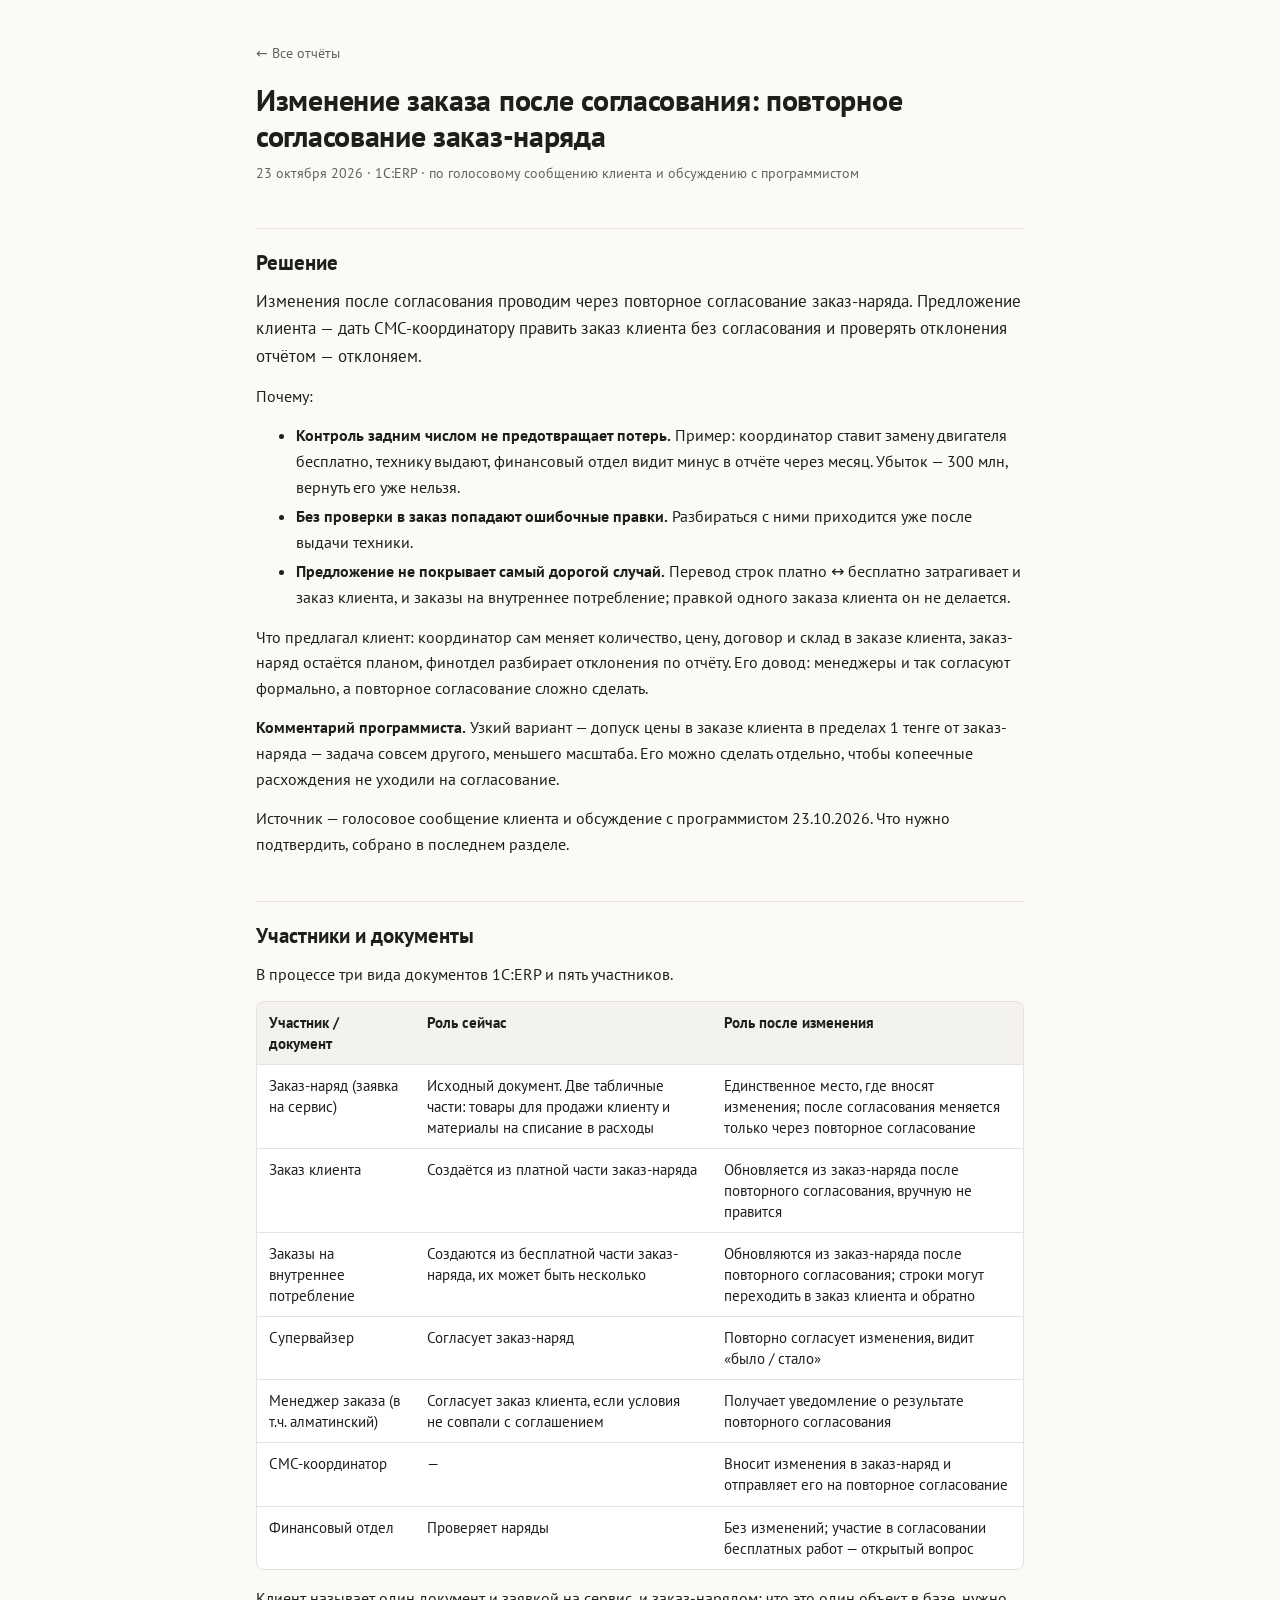
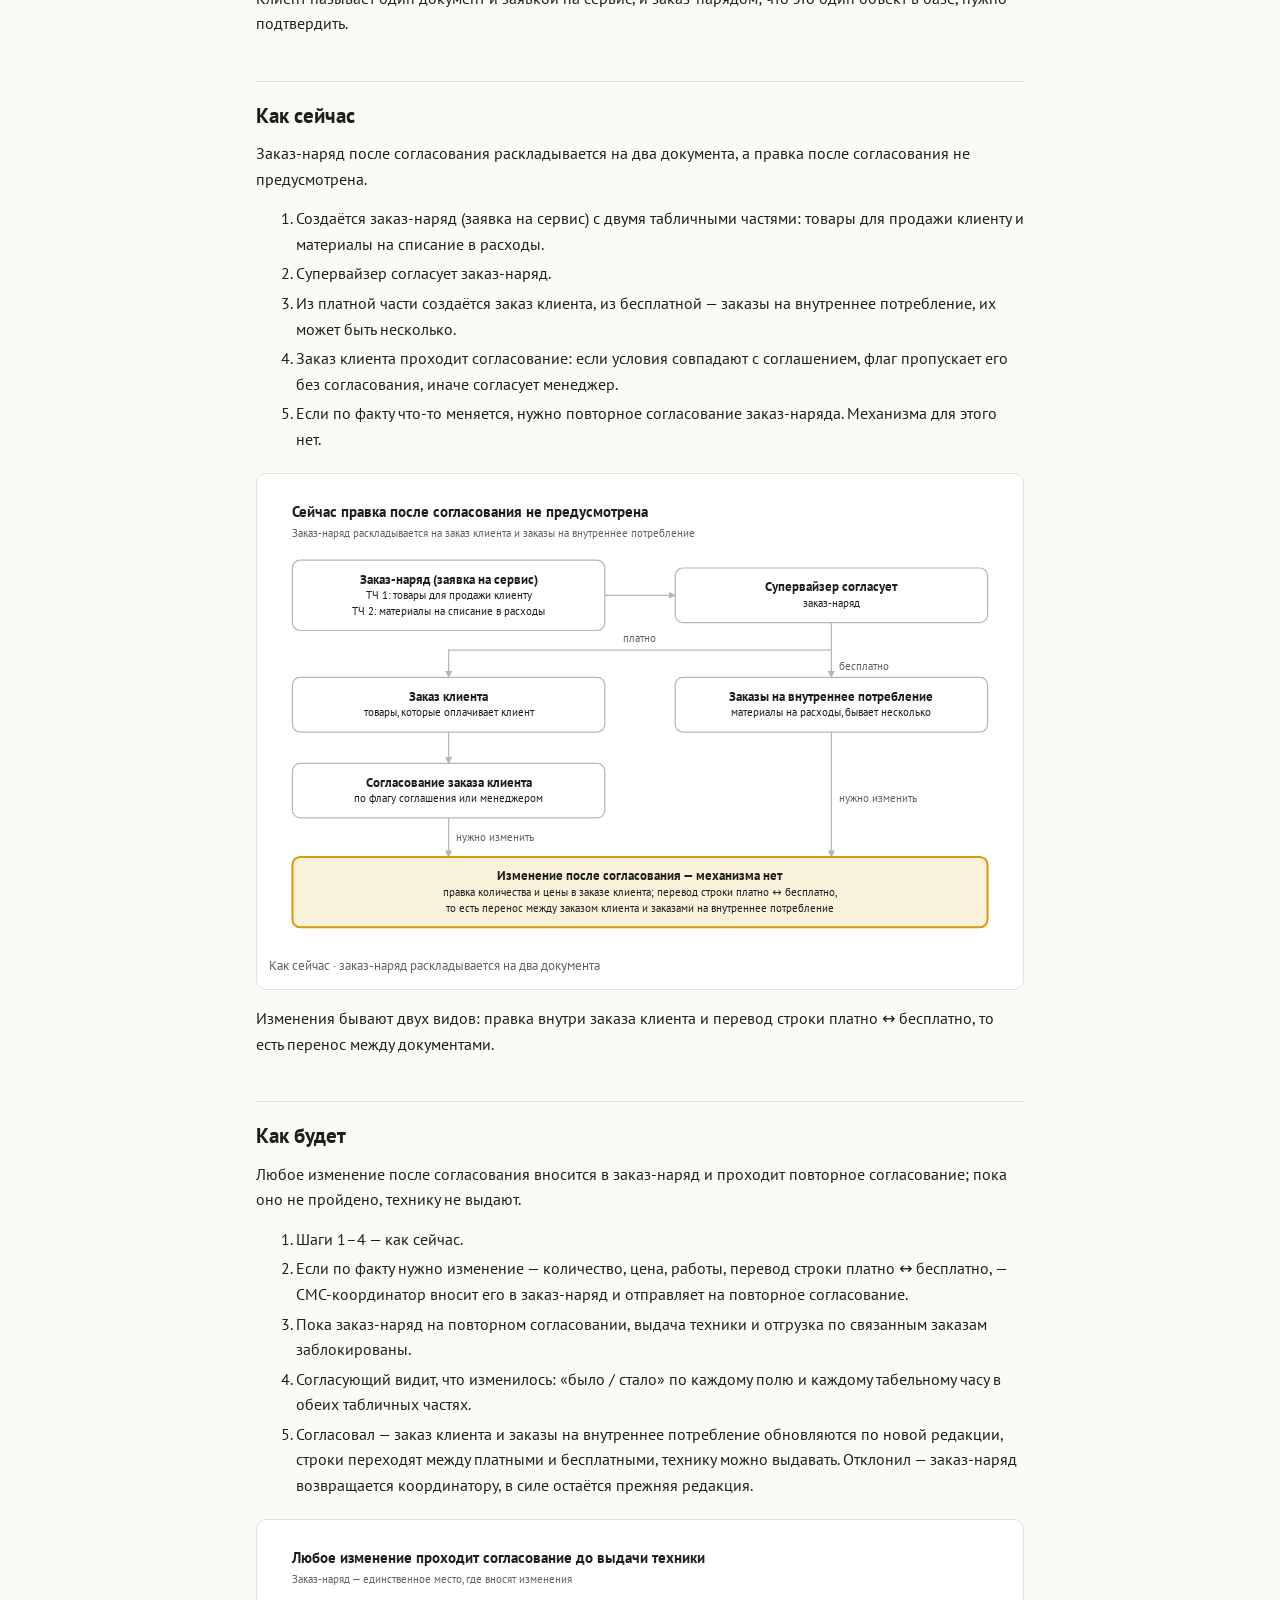
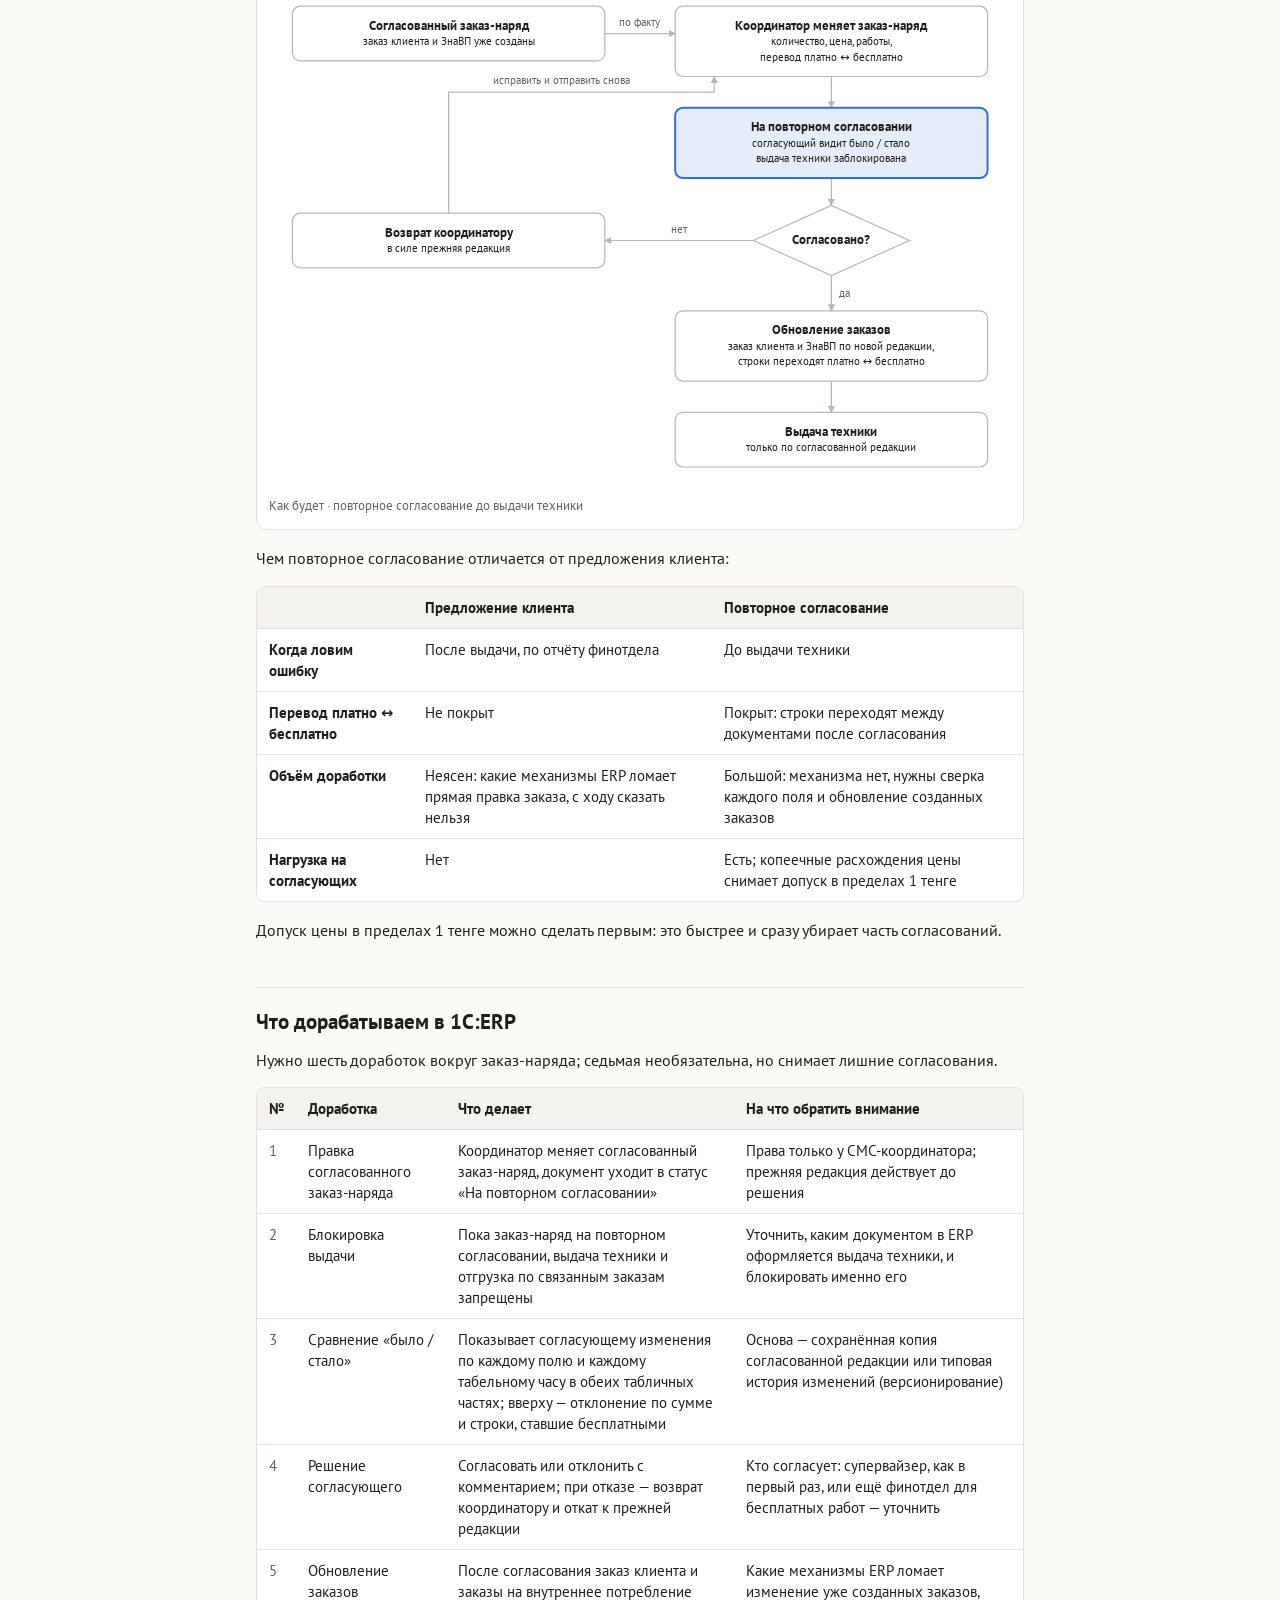
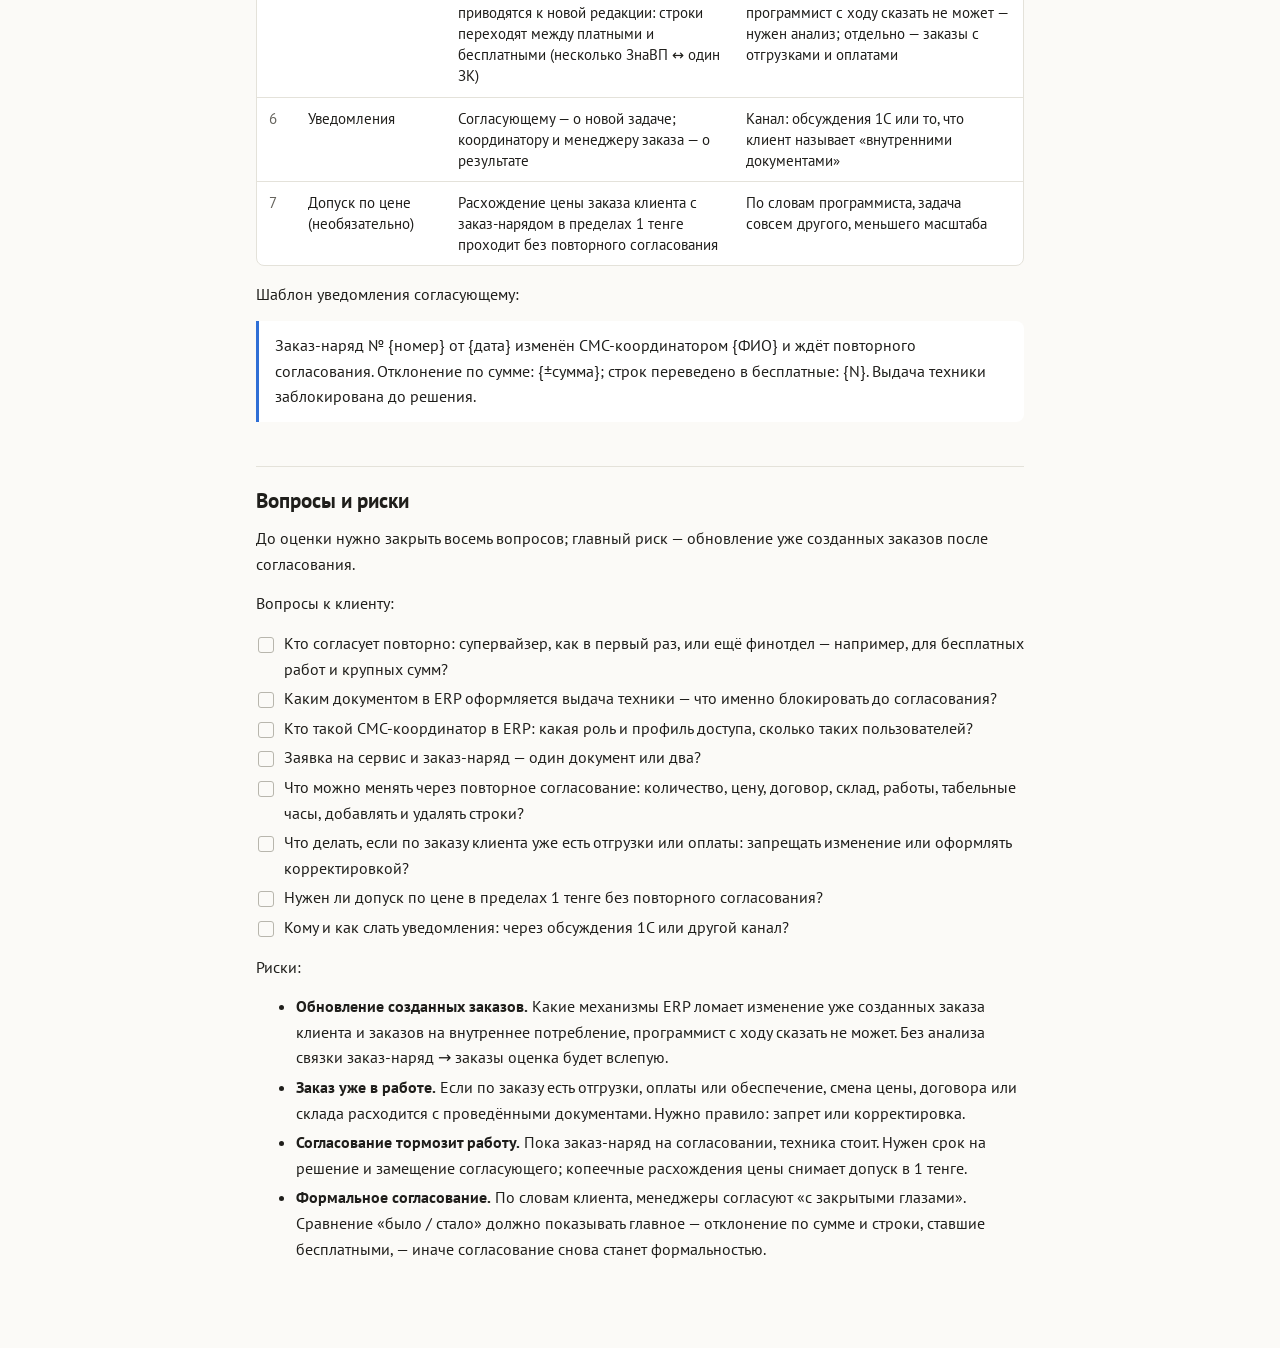
<file: reports/2026-10-23-izmenenie-zakaza-klienta/index.html>
<!doctype html>
<html lang="ru">
<head>
<meta charset="utf-8">
<meta name="viewport" content="width=device-width, initial-scale=1">
<title>Изменение заказа после согласования: повторное согласование заказ-наряда</title>
<meta name="description" content="Изменение заказа после согласования в 1С:ERP: решение, как сейчас и как будет, со схемами">
<link rel="preconnect" href="https://fonts.googleapis.com">
<link rel="preconnect" href="https://fonts.gstatic.com" crossorigin>
<link href="https://fonts.googleapis.com/css2?family=PT+Sans:wght@400;700&display=swap" rel="stylesheet">
<style>
:root{--bg:#fbfaf7;--surface:#ffffff;--text:#1f1e1b;--muted:#64625c;--edge:#b8b6ad;--rule:#e4e2da;--accent:#2f6fd6;--warn:#d99a00;--link:#2f5fb3;color-scheme:light}
@media (prefers-color-scheme:dark){:root:not([data-theme="light"]){--bg:#151618;--surface:#1c1d20;--text:#ebe9e3;--muted:#a19f98;--edge:#5d5e63;--rule:#2e2f33;--accent:#6c9eff;--warn:#f0b429;--link:#8fb4ff;color-scheme:dark}}
:root[data-theme="dark"]{--bg:#151618;--surface:#1c1d20;--text:#ebe9e3;--muted:#a19f98;--edge:#5d5e63;--rule:#2e2f33;--accent:#6c9eff;--warn:#f0b429;--link:#8fb4ff;color-scheme:dark}
*{box-sizing:border-box}
html{-webkit-text-size-adjust:100%}
body{margin:0;background:var(--bg);color:var(--text);font:16px/1.6 "PT Sans","Segoe UI",system-ui,-apple-system,Roboto,sans-serif}
main{max-width:800px;margin:0 auto;padding:40px 16px 72px}
a{color:var(--link)}
.back{font-size:14px;color:var(--muted);text-decoration:none}
.back:hover{text-decoration:underline}
h1{font-size:30px;line-height:1.2;margin:16px 0 8px;letter-spacing:-.01em}
.meta{color:var(--muted);font-size:14px;margin:0 0 32px}
h2{font-size:21px;line-height:1.3;margin:44px 0 12px;padding-top:20px;border-top:1px solid var(--rule)}
p,ul,ol{margin:0 0 14px}
li{margin:4px 0}
.lead{font-size:17px}
.table-wrap{overflow-x:auto;margin:0 0 16px;border:1px solid var(--rule);border-radius:8px;background:var(--surface)}
table{border-collapse:collapse;width:100%;font-size:14.5px;line-height:1.45}
th,td{text-align:left;vertical-align:top;padding:10px 12px;border-bottom:1px solid var(--rule)}
th{font-weight:700;background:color-mix(in srgb,var(--rule) 45%,transparent)}
tr:last-child td{border-bottom:0}
td.num{white-space:nowrap;color:var(--muted)}
td.rowhead{font-weight:700}
blockquote{margin:0 0 16px;padding:12px 16px;border-left:3px solid var(--accent);background:var(--surface);border-radius:0 8px 8px 0}
figure{margin:20px 0 16px;padding:12px;background:var(--surface);border:1px solid var(--rule);border-radius:10px}
figcaption{font-size:13px;color:var(--muted);margin-top:6px}
.diagram{display:block;width:100%;height:auto;font-family:inherit}
.d-box{fill:none;stroke:var(--edge);stroke-width:1.25}
.d-accent{fill:color-mix(in srgb,var(--accent) 12%,transparent);stroke:var(--accent);stroke-width:2}
.d-warn{fill:color-mix(in srgb,var(--warn) 14%,transparent);stroke:var(--warn);stroke-width:2}
.d-line{fill:none;stroke:var(--edge);stroke-width:1.25}
.d-head{fill:var(--edge)}
.d-title{fill:var(--text);font-size:15px;font-weight:700}
.d-sub{fill:var(--muted);font-size:11.5px}
.d-name{fill:var(--text);font-size:13px;font-weight:700}
.d-body{fill:var(--text);font-size:11.5px}
.d-label{fill:var(--muted);font-size:11.5px}
.checklist{list-style:none;padding-left:0}
.checklist li{position:relative;padding-left:28px}
.checklist li::before{content:"";position:absolute;left:2px;top:6px;width:14px;height:14px;border:1.5px solid var(--edge);border-radius:3px}
.card{display:block;padding:16px 18px;margin:0 0 12px;border:1px solid var(--rule);border-radius:10px;background:var(--surface);text-decoration:none;color:inherit}
.card:hover{border-color:var(--edge)}
.card h3{margin:0 0 4px;font-size:18px;color:var(--link)}
.card p{margin:0;color:var(--muted);font-size:14.5px}
@media (max-width:560px){h1{font-size:24px}main{padding-top:24px}table{font-size:13.5px}th,td{padding:8px 10px}figure{overflow-x:auto}.diagram{min-width:680px}}
</style>
</head>
<body>
<main>

<a class="back" href="../../">← Все отчёты</a>
<h1>Изменение заказа после согласования: повторное согласование заказ-наряда</h1>
<p class="meta">23 октября 2026 · 1С:ERP · по голосовому сообщению клиента и обсуждению с программистом</p>

<h2>Решение</h2>
<p class="lead">Изменения после согласования проводим через повторное согласование заказ-наряда. Предложение клиента — дать СМС-координатору править заказ клиента без согласования и проверять отклонения отчётом — отклоняем.</p>
<p>Почему:</p>
<ul><li><strong>Контроль задним числом не предотвращает потерь.</strong> Пример: координатор ставит замену двигателя бесплатно, технику выдают, финансовый отдел видит минус в отчёте через месяц. Убыток — 300 млн, вернуть его уже нельзя.</li><li><strong>Без проверки в заказ попадают ошибочные правки.</strong> Разбираться с ними приходится уже после выдачи техники.</li><li><strong>Предложение не покрывает самый дорогой случай.</strong> Перевод строк платно ↔ бесплатно затрагивает и заказ клиента, и заказы на внутреннее потребление; правкой одного заказа клиента он не делается.</li></ul>
<p>Что предлагал клиент: координатор сам меняет количество, цену, договор и склад в заказе клиента, заказ-наряд остаётся планом, финотдел разбирает отклонения по отчёту. Его довод: менеджеры и так согласуют формально, а повторное согласование сложно сделать.</p>
<p><strong>Комментарий программиста.</strong> Узкий вариант — допуск цены в заказе клиента в пределах 1 тенге от заказ-наряда — задача совсем другого, меньшего масштаба. Его можно сделать отдельно, чтобы копеечные расхождения не уходили на согласование.</p>
<p>Источник — голосовое сообщение клиента и обсуждение с программистом 23.10.2026. Что нужно подтвердить, собрано в последнем разделе.</p>

<h2>Участники и документы</h2>
<p>В процессе три вида документов 1С:ERP и пять участников.</p>
<div class="table-wrap"><table><thead><tr><th>Участник / документ</th><th>Роль сейчас</th><th>Роль после изменения</th></tr></thead><tbody><tr><td>Заказ-наряд (заявка на сервис)</td><td>Исходный документ. Две табличные части: товары для продажи клиенту и материалы на списание в расходы</td><td>Единственное место, где вносят изменения; после согласования меняется только через повторное согласование</td></tr><tr><td>Заказ клиента</td><td>Создаётся из платной части заказ-наряда</td><td>Обновляется из заказ-наряда после повторного согласования, вручную не правится</td></tr><tr><td>Заказы на внутреннее потребление</td><td>Создаются из бесплатной части заказ-наряда, их может быть несколько</td><td>Обновляются из заказ-наряда после повторного согласования; строки могут переходить в заказ клиента и обратно</td></tr><tr><td>Супервайзер</td><td>Согласует заказ-наряд</td><td>Повторно согласует изменения, видит «было / стало»</td></tr><tr><td>Менеджер заказа (в т.ч. алматинский)</td><td>Согласует заказ клиента, если условия не совпали с соглашением</td><td>Получает уведомление о результате повторного согласования</td></tr><tr><td>СМС-координатор</td><td>—</td><td>Вносит изменения в заказ-наряд и отправляет его на повторное согласование</td></tr><tr><td>Финансовый отдел</td><td>Проверяет наряды</td><td>Без изменений; участие в согласовании бесплатных работ — открытый вопрос</td></tr></tbody></table></div>
<p>Клиент называет один документ и заявкой на сервис, и заказ-нарядом; что это один объект в базе, нужно подтвердить.</p>

<h2>Как сейчас</h2>
<p>Заказ-наряд после согласования раскладывается на два документа, а правка после согласования не предусмотрена.</p>
<ol><li>Создаётся заказ-наряд (заявка на сервис) с двумя табличными частями: товары для продажи клиенту и материалы на списание в расходы.</li><li>Супервайзер согласует заказ-наряд.</li><li>Из платной части создаётся заказ клиента, из бесплатной — заказы на внутреннее потребление, их может быть несколько.</li><li>Заказ клиента проходит согласование: если условия совпадают с соглашением, флаг пропускает его без согласования, иначе согласует менеджер.</li><li>Если по факту что-то меняется, нужно повторное согласование заказ-наряда. Механизма для этого нет.</li></ol>
<figure><svg viewBox="0 0 760 476" role="img" aria-label="Сейчас правка после согласования не предусмотрена" class="diagram"><defs><marker id="asis-arrow" viewBox="0 0 10 10" refX="9" refY="5" markerWidth="6" markerHeight="6" orient="auto-start-reverse"><path d="M0 0L10 5L0 10z" class="d-head"/></marker></defs><text x="24" y="32" text-anchor="start" class="d-title">Сейчас правка после согласования не предусмотрена</text><text x="24" y="52" text-anchor="start" class="d-sub">Заказ-наряд раскладывается на заказ клиента и заказы на внутреннее потребление</text><g class="d-line"><path d="M344 112H416" marker-end="url(#asis-arrow)"/><path d="M576 140V168H184V196" marker-end="url(#asis-arrow)"/><path d="M576 168V196" marker-end="url(#asis-arrow)"/><path d="M184 252V284" marker-end="url(#asis-arrow)"/><path d="M184 340V380" marker-end="url(#asis-arrow)"/><path d="M576 252V380" marker-end="url(#asis-arrow)"/></g><g><rect x="24" y="76" width="320" height="72" rx="8" class="d-box"/><text x="184" y="100" text-anchor="middle" class="d-name">Заказ-наряд (заявка на сервис)</text><text x="184" y="116" text-anchor="middle" class="d-body">ТЧ 1: товары для продажи клиенту</text><text x="184" y="132" text-anchor="middle" class="d-body">ТЧ 2: материалы на списание в расходы</text></g><g><rect x="416" y="84" width="320" height="56" rx="8" class="d-box"/><text x="576" y="108" text-anchor="middle" class="d-name">Супервайзер согласует</text><text x="576" y="124" text-anchor="middle" class="d-body">заказ-наряд</text></g><g><rect x="24" y="196" width="320" height="56" rx="8" class="d-box"/><text x="184" y="220" text-anchor="middle" class="d-name">Заказ клиента</text><text x="184" y="236" text-anchor="middle" class="d-body">товары, которые оплачивает клиент</text></g><g><rect x="416" y="196" width="320" height="56" rx="8" class="d-box"/><text x="576" y="220" text-anchor="middle" class="d-name">Заказы на внутреннее потребление</text><text x="576" y="236" text-anchor="middle" class="d-body">материалы на расходы, бывает несколько</text></g><g><rect x="24" y="284" width="320" height="56" rx="8" class="d-box"/><text x="184" y="308" text-anchor="middle" class="d-name">Согласование заказа клиента</text><text x="184" y="324" text-anchor="middle" class="d-body">по флагу соглашения или менеджером</text></g><g><rect x="24" y="380" width="712" height="72" rx="8" class="d-warn"/><text x="380" y="404" text-anchor="middle" class="d-name">Изменение после согласования — механизма нет</text><text x="380" y="420" text-anchor="middle" class="d-body">правка количества и цены в заказе клиента; перевод строки платно ↔ бесплатно,</text><text x="380" y="436" text-anchor="middle" class="d-body">то есть перенос между заказом клиента и заказами на внутреннее потребление</text></g><text x="380" y="160" text-anchor="middle" class="d-label">платно</text><text x="584" y="188" text-anchor="start" class="d-label">бесплатно</text><text x="192" y="364" text-anchor="start" class="d-label">нужно изменить</text><text x="584" y="324" text-anchor="start" class="d-label">нужно изменить</text></svg><figcaption>Как сейчас · заказ-наряд раскладывается на два документа</figcaption></figure>
<p>Изменения бывают двух видов: правка внутри заказа клиента и перевод строки платно ↔ бесплатно, то есть перенос между документами.</p>

<h2>Как будет</h2>
<p>Любое изменение после согласования вносится в заказ-наряд и проходит повторное согласование; пока оно не пройдено, технику не выдают.</p>
<ol><li>Шаги 1–4 — как сейчас.</li><li>Если по факту нужно изменение — количество, цена, работы, перевод строки платно ↔ бесплатно, — СМС-координатор вносит его в заказ-наряд и отправляет на повторное согласование.</li><li>Пока заказ-наряд на повторном согласовании, выдача техники и отгрузка по связанным заказам заблокированы.</li><li>Согласующий видит, что изменилось: «было / стало» по каждому полю и каждому табельному часу в обеих табличных частях.</li><li>Согласовал — заказ клиента и заказы на внутреннее потребление обновляются по новой редакции, строки переходят между платными и бесплатными, технику можно выдавать. Отклонил — заказ-наряд возвращается координатору, в силе остаётся прежняя редакция.</li></ol>
<figure><svg viewBox="0 0 760 572" role="img" aria-label="Любое изменение проходит согласование до выдачи техники" class="diagram"><defs><marker id="tobe-arrow" viewBox="0 0 10 10" refX="9" refY="5" markerWidth="6" markerHeight="6" orient="auto-start-reverse"><path d="M0 0L10 5L0 10z" class="d-head"/></marker></defs><text x="24" y="32" text-anchor="start" class="d-title">Любое изменение проходит согласование до выдачи техники</text><text x="24" y="52" text-anchor="start" class="d-sub">Заказ-наряд — единственное место, где вносят изменения</text><g class="d-line"><path d="M344 104H416" marker-end="url(#tobe-arrow)"/><path d="M576 148V180" marker-end="url(#tobe-arrow)"/><path d="M576 252V280" marker-end="url(#tobe-arrow)"/><path d="M496 316H344" marker-end="url(#tobe-arrow)"/><path d="M184 288V164H456V148" marker-end="url(#tobe-arrow)"/><path d="M576 352V388" marker-end="url(#tobe-arrow)"/><path d="M576 460V492" marker-end="url(#tobe-arrow)"/></g><g><rect x="24" y="76" width="320" height="56" rx="8" class="d-box"/><text x="184" y="100" text-anchor="middle" class="d-name">Согласованный заказ-наряд</text><text x="184" y="116" text-anchor="middle" class="d-body">заказ клиента и ЗнаВП уже созданы</text></g><g><rect x="416" y="76" width="320" height="72" rx="8" class="d-box"/><text x="576" y="100" text-anchor="middle" class="d-name">Координатор меняет заказ-наряд</text><text x="576" y="116" text-anchor="middle" class="d-body">количество, цена, работы,</text><text x="576" y="132" text-anchor="middle" class="d-body">перевод платно ↔ бесплатно</text></g><g><rect x="416" y="180" width="320" height="72" rx="8" class="d-accent"/><text x="576" y="204" text-anchor="middle" class="d-name">На повторном согласовании</text><text x="576" y="220" text-anchor="middle" class="d-body">согласующий видит было / стало</text><text x="576" y="236" text-anchor="middle" class="d-body">выдача техники заблокирована</text></g><g><rect x="24" y="288" width="320" height="56" rx="8" class="d-box"/><text x="184" y="312" text-anchor="middle" class="d-name">Возврат координатору</text><text x="184" y="328" text-anchor="middle" class="d-body">в силе прежняя редакция</text></g><g><rect x="416" y="388" width="320" height="72" rx="8" class="d-box"/><text x="576" y="412" text-anchor="middle" class="d-name">Обновление заказов</text><text x="576" y="428" text-anchor="middle" class="d-body">заказ клиента и ЗнаВП по новой редакции,</text><text x="576" y="444" text-anchor="middle" class="d-body">строки переходят платно ↔ бесплатно</text></g><g><rect x="416" y="492" width="320" height="56" rx="8" class="d-box"/><text x="576" y="516" text-anchor="middle" class="d-name">Выдача техники</text><text x="576" y="532" text-anchor="middle" class="d-body">только по согласованной редакции</text></g><g><polygon points="496,316 576,280 656,316 576,352" class="d-box"/><text x="576" y="320" text-anchor="middle" class="d-name">Согласовано?</text></g><text x="380" y="96" text-anchor="middle" class="d-label">по факту</text><text x="420" y="308" text-anchor="middle" class="d-label">нет</text><text x="584" y="374" text-anchor="start" class="d-label">да</text><text x="300" y="156" text-anchor="middle" class="d-label">исправить и отправить снова</text></svg><figcaption>Как будет · повторное согласование до выдачи техники</figcaption></figure>
<p>Чем повторное согласование отличается от предложения клиента:</p>
<div class="table-wrap"><table><thead><tr><th></th><th>Предложение клиента</th><th>Повторное согласование</th></tr></thead><tbody><tr><td class="rowhead">Когда ловим ошибку</td><td>После выдачи, по отчёту финотдела</td><td>До выдачи техники</td></tr><tr><td class="rowhead">Перевод платно ↔ бесплатно</td><td>Не покрыт</td><td>Покрыт: строки переходят между документами после согласования</td></tr><tr><td class="rowhead">Объём доработки</td><td>Неясен: какие механизмы ERP ломает прямая правка заказа, с ходу сказать нельзя</td><td>Большой: механизма нет, нужны сверка каждого поля и обновление созданных заказов</td></tr><tr><td class="rowhead">Нагрузка на согласующих</td><td>Нет</td><td>Есть; копеечные расхождения цены снимает допуск в пределах 1 тенге</td></tr></tbody></table></div>
<p>Допуск цены в пределах 1 тенге можно сделать первым: это быстрее и сразу убирает часть согласований.</p>

<h2>Что дорабатываем в 1С:ERP</h2>
<p>Нужно шесть доработок вокруг заказ-наряда; седьмая необязательна, но снимает лишние согласования.</p>
<div class="table-wrap"><table><thead><tr><th>№</th><th>Доработка</th><th>Что делает</th><th>На что обратить внимание</th></tr></thead><tbody><tr><td class="num">1</td><td>Правка согласованного заказ-наряда</td><td>Координатор меняет согласованный заказ-наряд, документ уходит в статус «На повторном согласовании»</td><td>Права только у СМС-координатора; прежняя редакция действует до решения</td></tr><tr><td class="num">2</td><td>Блокировка выдачи</td><td>Пока заказ-наряд на повторном согласовании, выдача техники и отгрузка по связанным заказам запрещены</td><td>Уточнить, каким документом в ERP оформляется выдача техники, и блокировать именно его</td></tr><tr><td class="num">3</td><td>Сравнение «было / стало»</td><td>Показывает согласующему изменения по каждому полю и каждому табельному часу в обеих табличных частях; вверху — отклонение по сумме и строки, ставшие бесплатными</td><td>Основа — сохранённая копия согласованной редакции или типовая история изменений (версионирование)</td></tr><tr><td class="num">4</td><td>Решение согласующего</td><td>Согласовать или отклонить с комментарием; при отказе — возврат координатору и откат к прежней редакции</td><td>Кто согласует: супервайзер, как в первый раз, или ещё финотдел для бесплатных работ — уточнить</td></tr><tr><td class="num">5</td><td>Обновление заказов</td><td>После согласования заказ клиента и заказы на внутреннее потребление приводятся к новой редакции: строки переходят между платными и бесплатными (несколько ЗнаВП ↔ один ЗК)</td><td>Какие механизмы ERP ломает изменение уже созданных заказов, программист с ходу сказать не может — нужен анализ; отдельно — заказы с отгрузками и оплатами</td></tr><tr><td class="num">6</td><td>Уведомления</td><td>Согласующему — о новой задаче; координатору и менеджеру заказа — о результате</td><td>Канал: обсуждения 1С или то, что клиент называет «внутренними документами»</td></tr><tr><td class="num">7</td><td>Допуск по цене (необязательно)</td><td>Расхождение цены заказа клиента с заказ-нарядом в пределах 1 тенге проходит без повторного согласования</td><td>По словам программиста, задача совсем другого, меньшего масштаба</td></tr></tbody></table></div>
<p>Шаблон уведомления согласующему:</p>
<blockquote>Заказ-наряд № {номер} от {дата} изменён СМС-координатором {ФИО} и ждёт повторного согласования. Отклонение по сумме: {±сумма}; строк переведено в бесплатные: {N}. Выдача техники заблокирована до решения.</blockquote>

<h2>Вопросы и риски</h2>
<p>До оценки нужно закрыть восемь вопросов; главный риск — обновление уже созданных заказов после согласования.</p>
<p>Вопросы к клиенту:</p>
<ul class="checklist"><li>Кто согласует повторно: супервайзер, как в первый раз, или ещё финотдел — например, для бесплатных работ и крупных сумм?</li><li>Каким документом в ERP оформляется выдача техники — что именно блокировать до согласования?</li><li>Кто такой СМС-координатор в ERP: какая роль и профиль доступа, сколько таких пользователей?</li><li>Заявка на сервис и заказ-наряд — один документ или два?</li><li>Что можно менять через повторное согласование: количество, цену, договор, склад, работы, табельные часы, добавлять и удалять строки?</li><li>Что делать, если по заказу клиента уже есть отгрузки или оплаты: запрещать изменение или оформлять корректировкой?</li><li>Нужен ли допуск по цене в пределах 1 тенге без повторного согласования?</li><li>Кому и как слать уведомления: через обсуждения 1С или другой канал?</li></ul>
<p>Риски:</p>
<ul><li><strong>Обновление созданных заказов.</strong> Какие механизмы ERP ломает изменение уже созданных заказа клиента и заказов на внутреннее потребление, программист с ходу сказать не может. Без анализа связки заказ-наряд → заказы оценка будет вслепую.</li><li><strong>Заказ уже в работе.</strong> Если по заказу есть отгрузки, оплаты или обеспечение, смена цены, договора или склада расходится с проведёнными документами. Нужно правило: запрет или корректировка.</li><li><strong>Согласование тормозит работу.</strong> Пока заказ-наряд на согласовании, техника стоит. Нужен срок на решение и замещение согласующего; копеечные расхождения цены снимает допуск в 1 тенге.</li><li><strong>Формальное согласование.</strong> По словам клиента, менеджеры согласуют «с закрытыми глазами». Сравнение «было / стало» должно показывать главное — отклонение по сумме и строки, ставшие бесплатными, — иначе согласование снова станет формальностью.</li></ul>

</main>
</body>
</html>
</file>
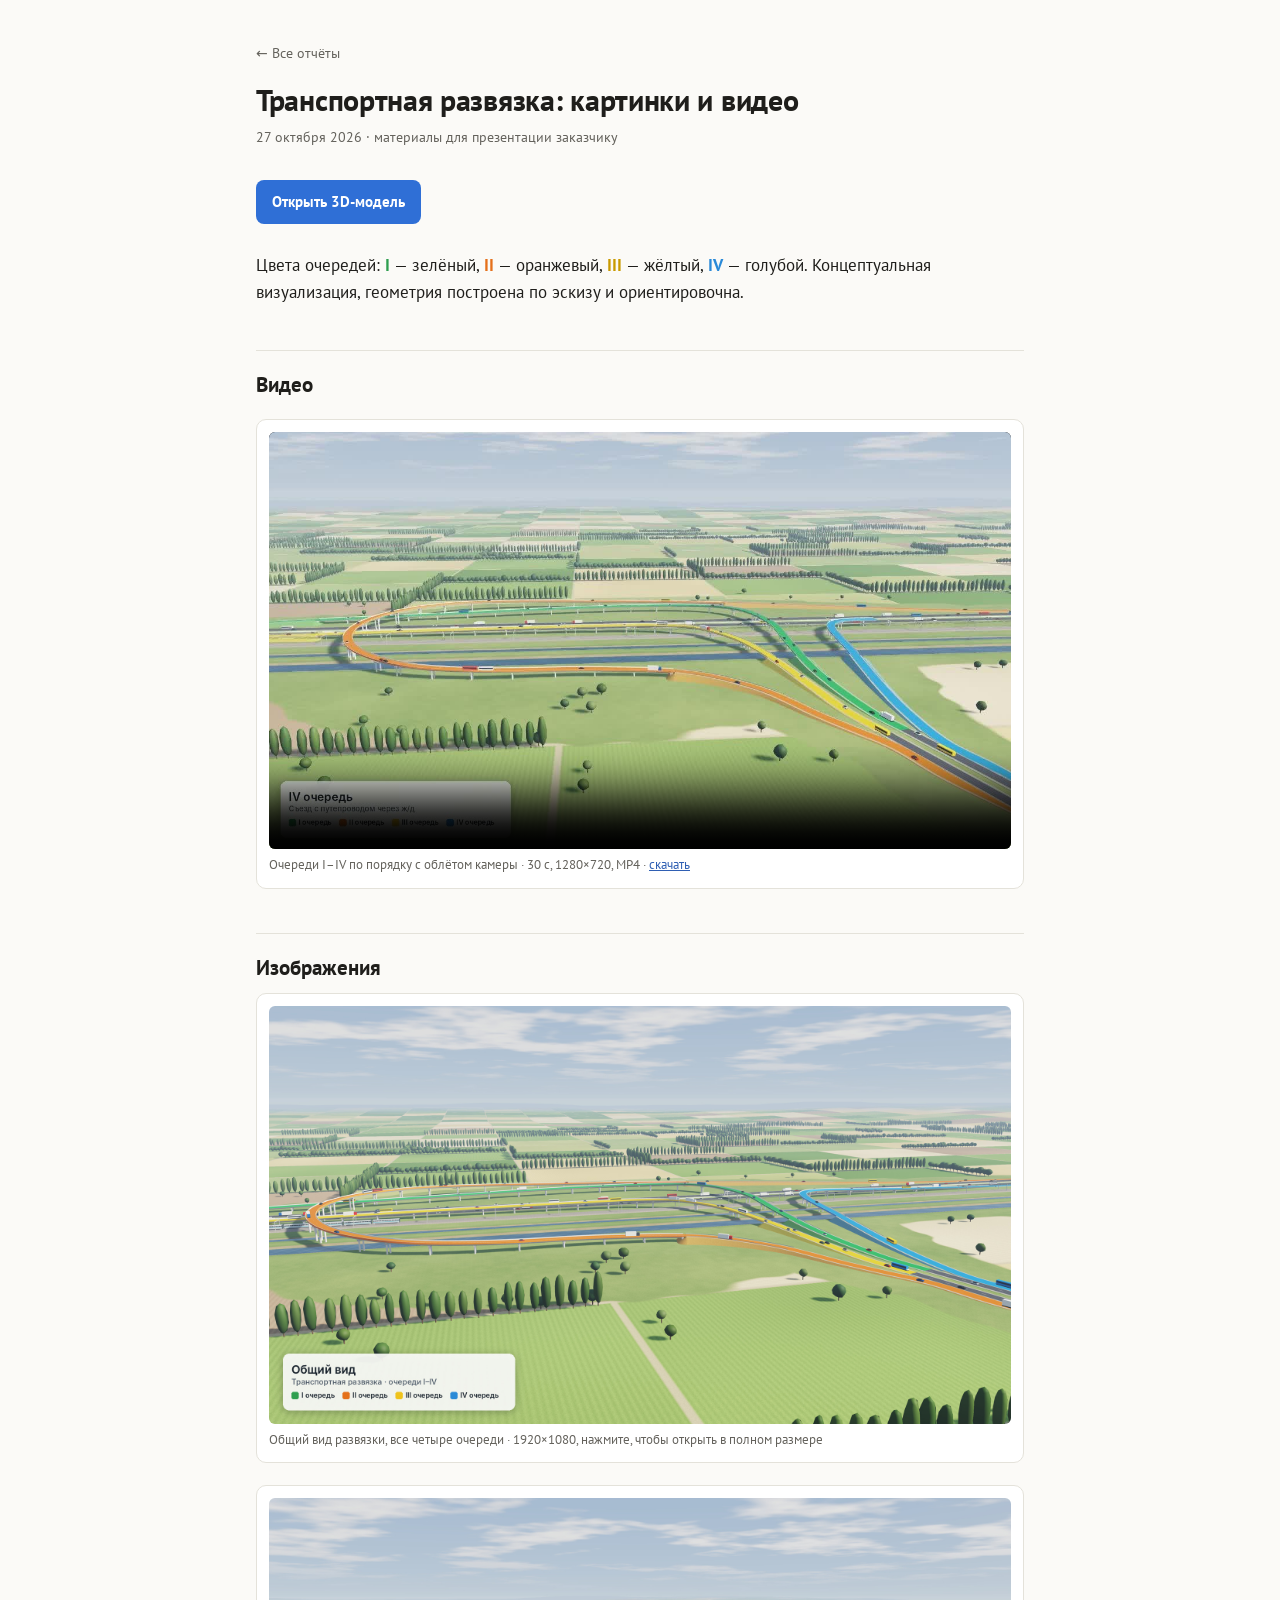
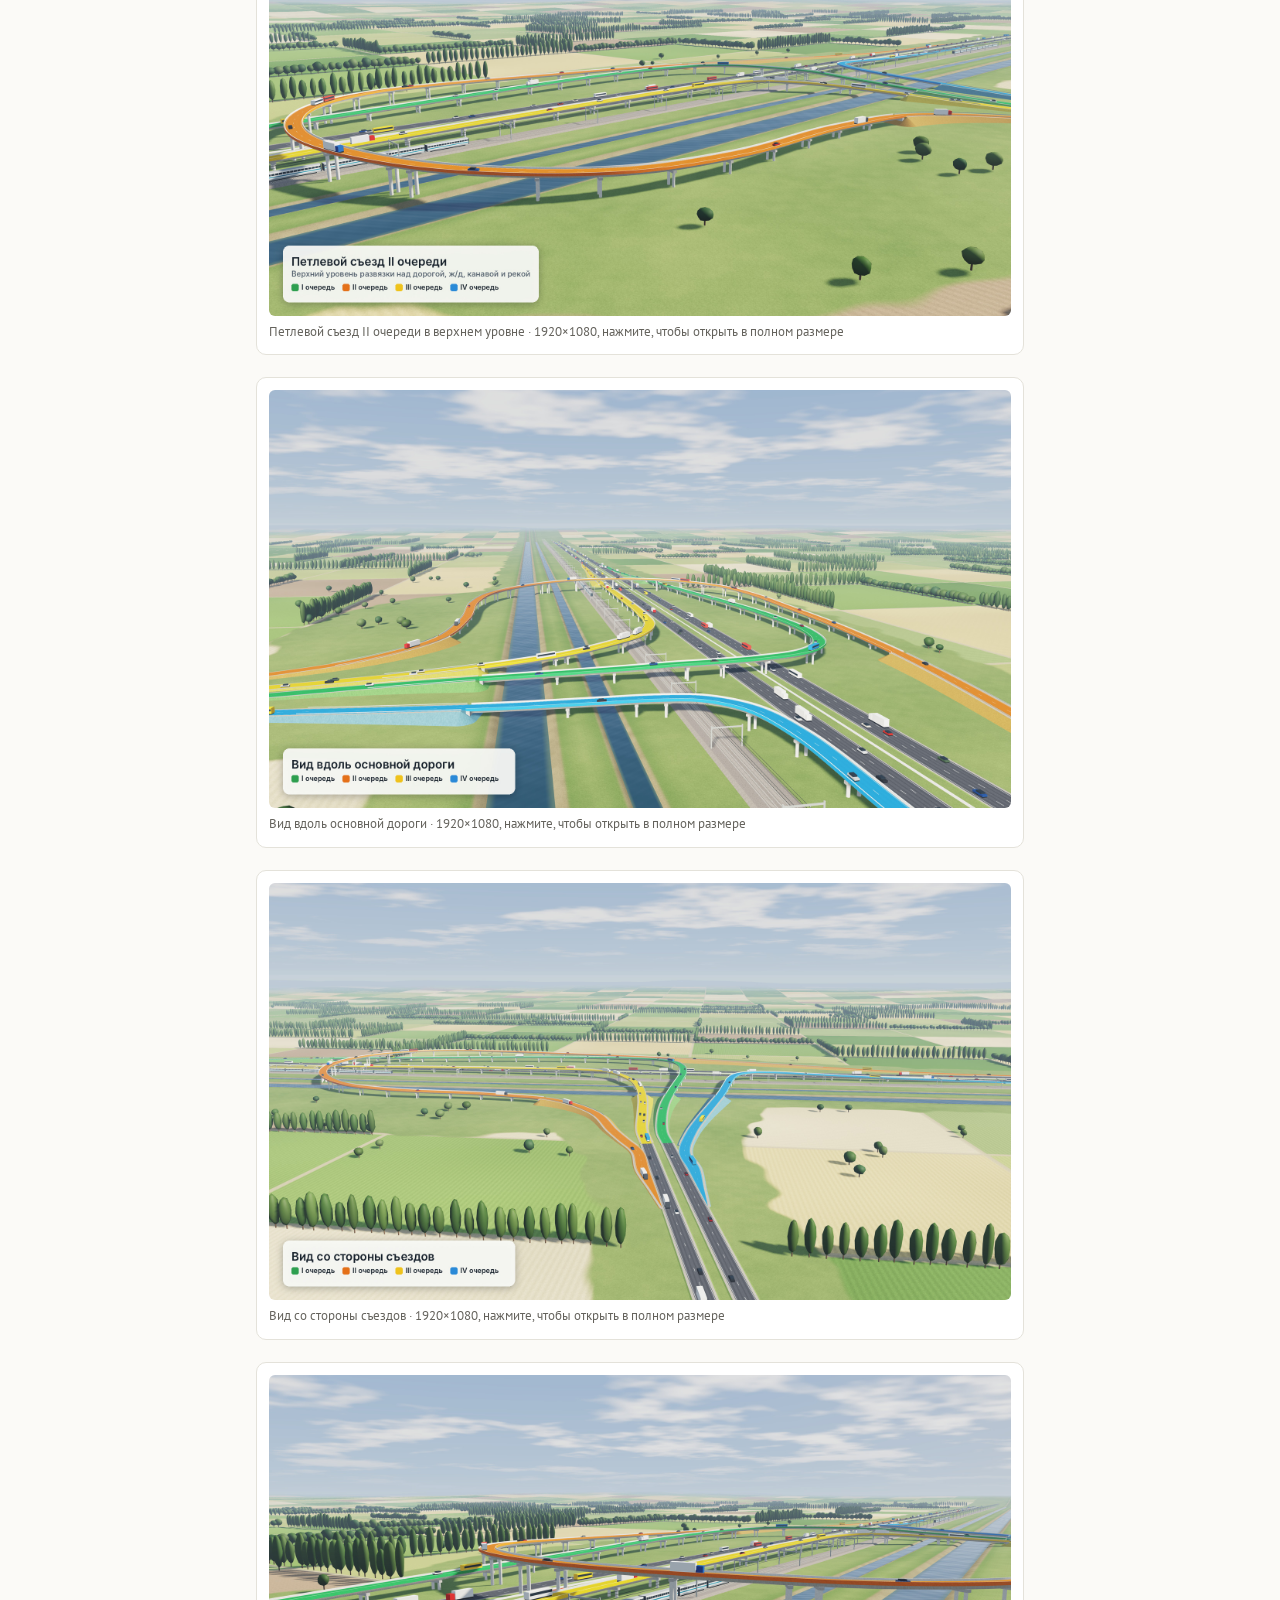
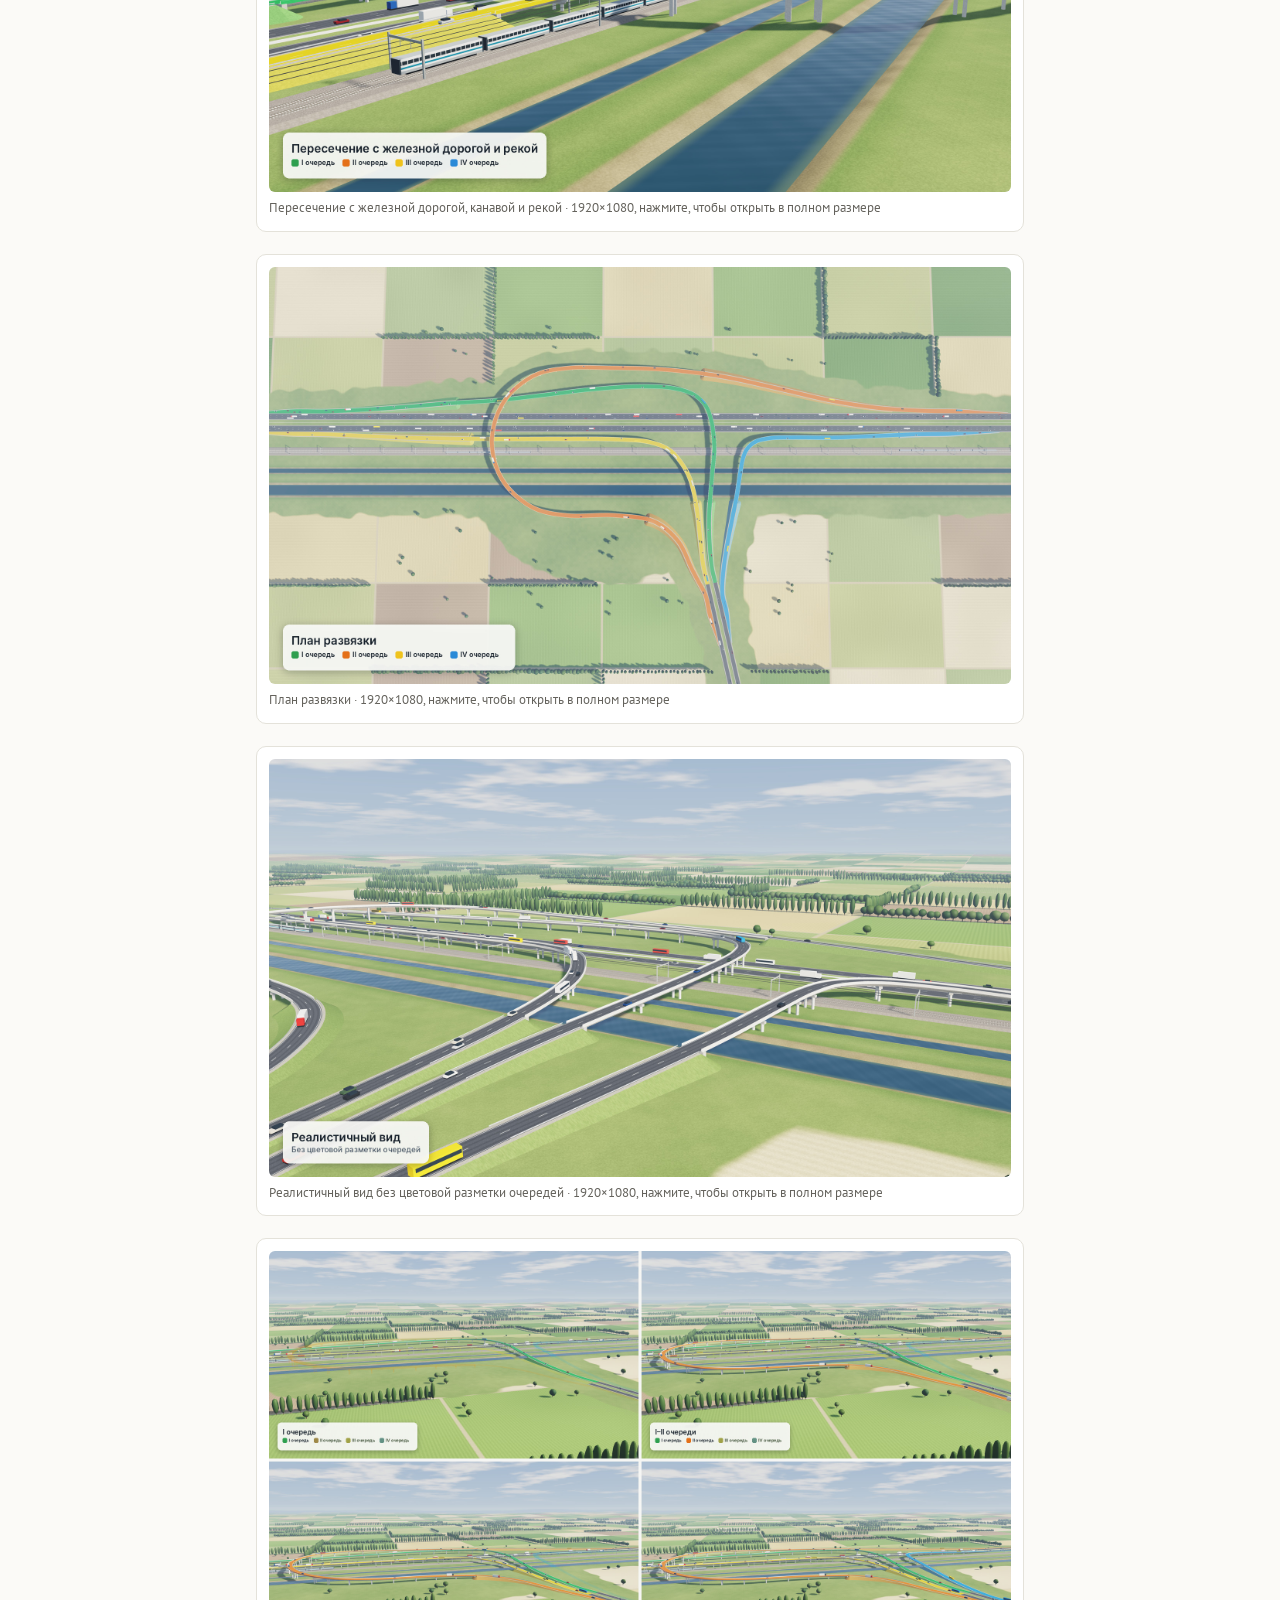
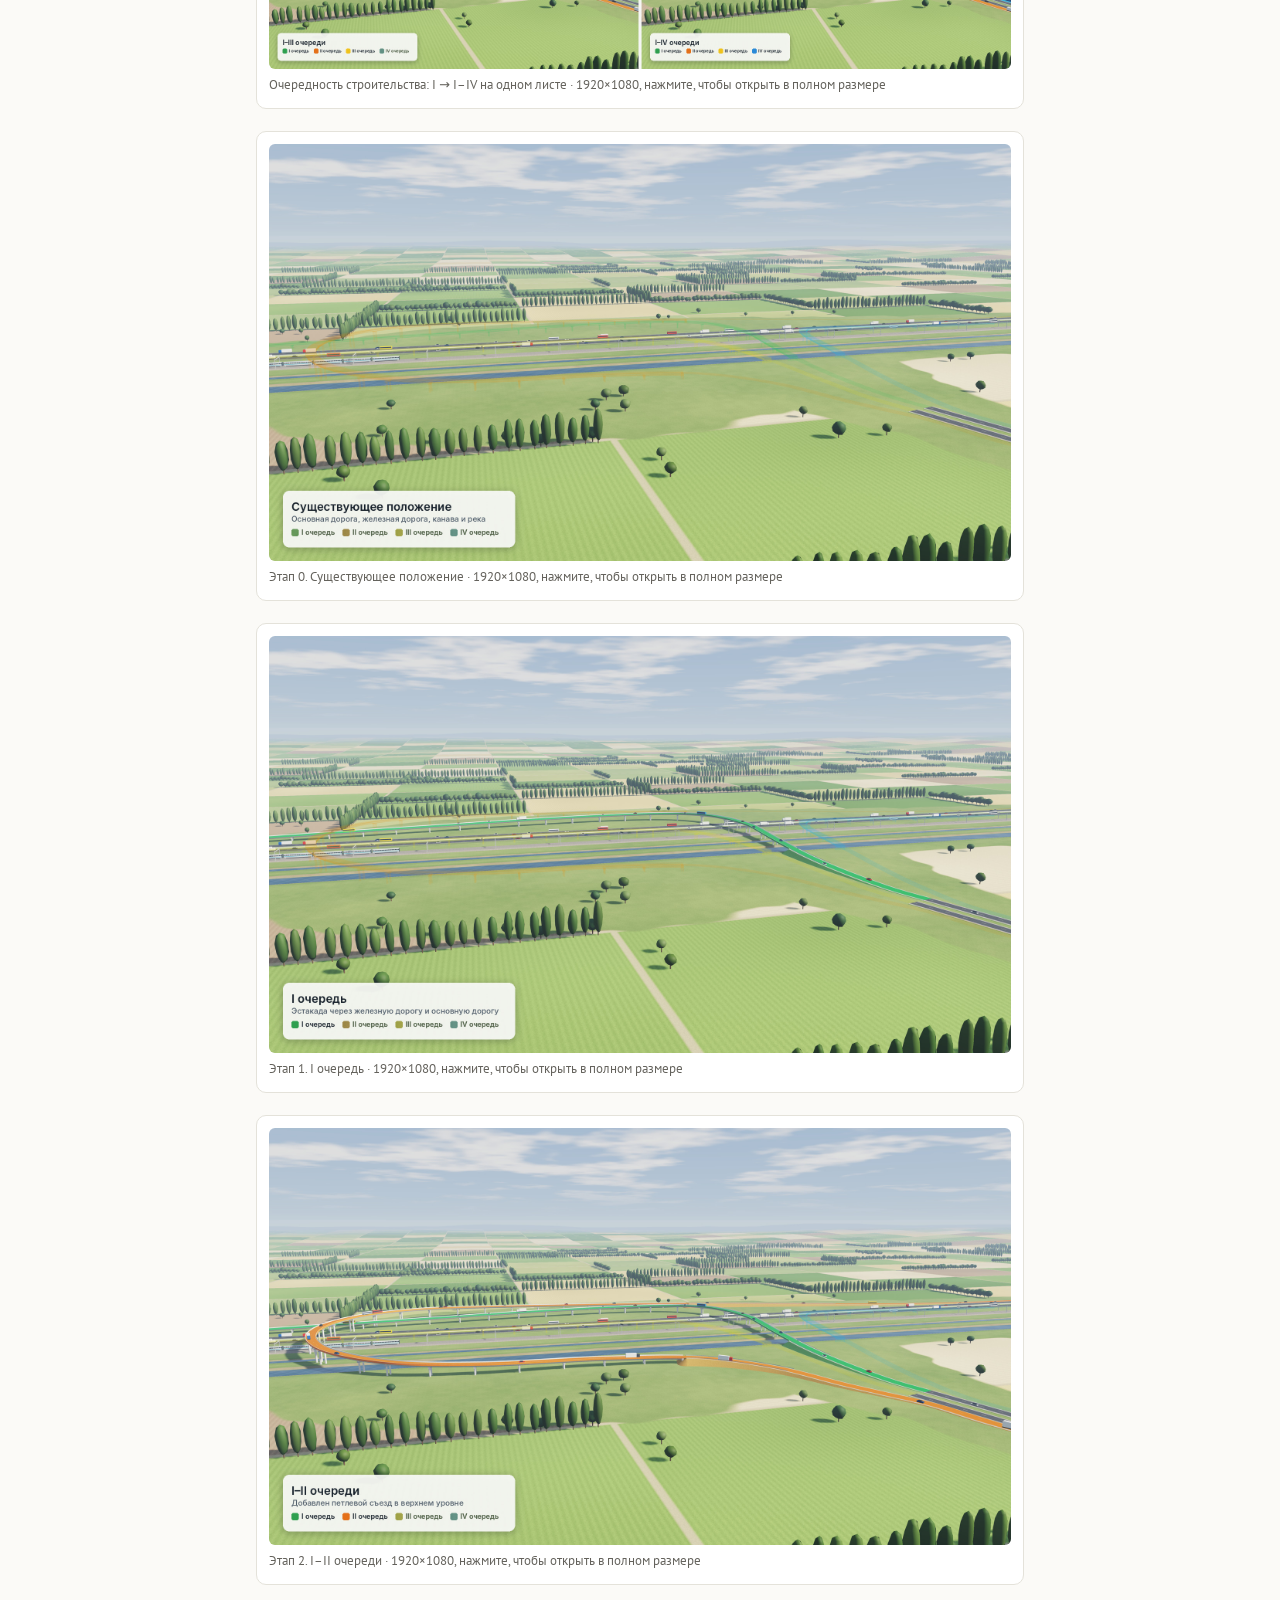
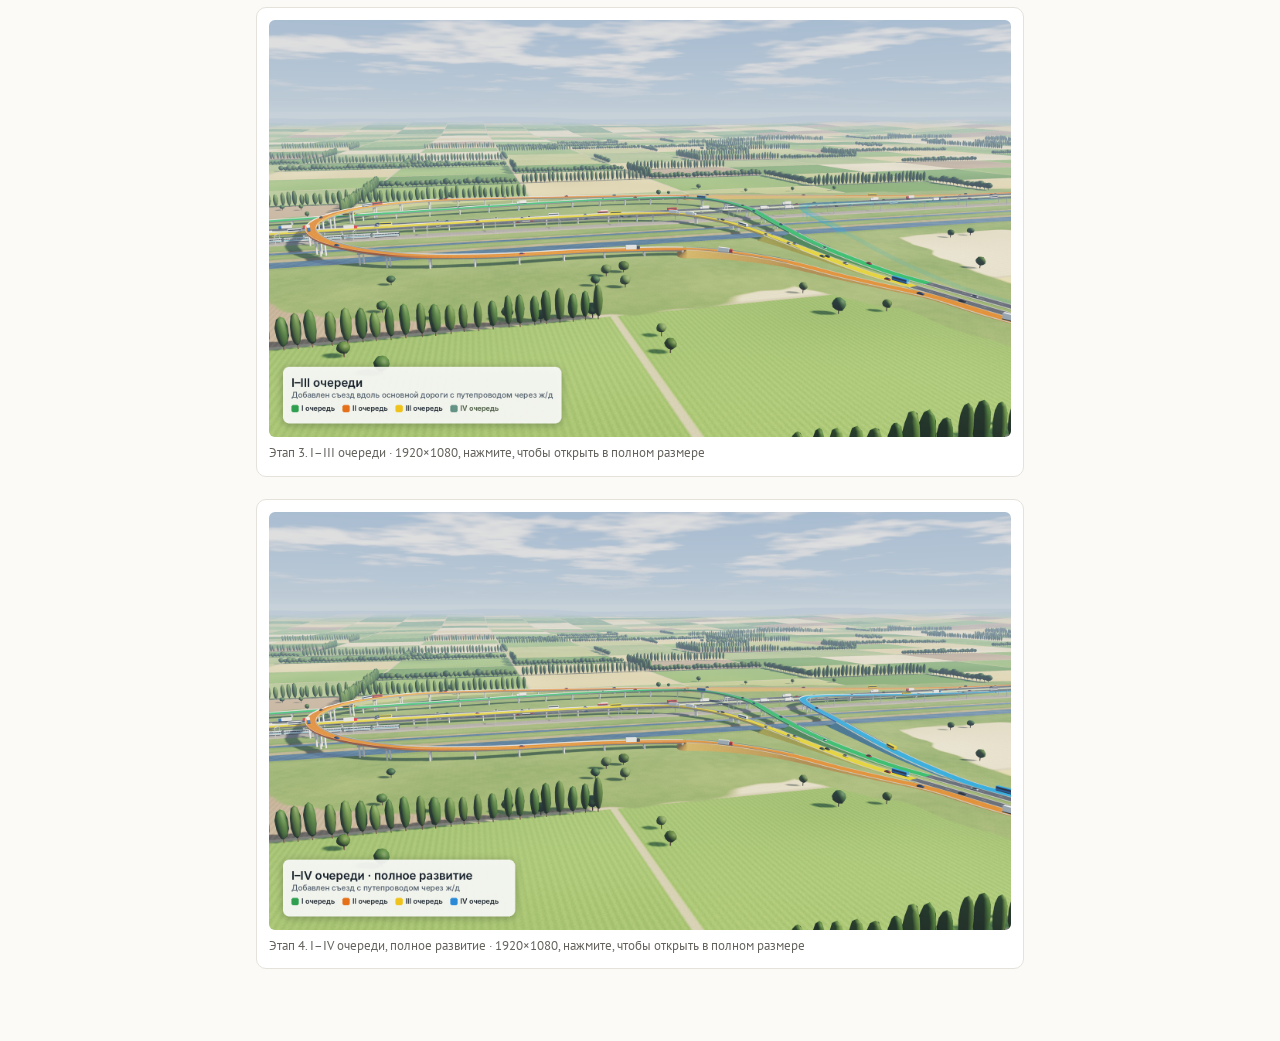
<file: reports/2026-10-27-transportnaya-razvyazka-3d/kartinki.html>
<!doctype html>
<html lang="ru">
<head>
<meta charset="utf-8">
<meta name="viewport" content="width=device-width, initial-scale=1">
<title>Развязка: картинки и видео</title>
<meta name="description" content="Изображения и видео 3D-модели транспортной развязки для презентации">
<link rel="preconnect" href="https://fonts.googleapis.com">
<link rel="preconnect" href="https://fonts.gstatic.com" crossorigin>
<link href="https://fonts.googleapis.com/css2?family=PT+Sans:wght@400;700&display=swap" rel="stylesheet">
<style>
:root{--bg:#fbfaf7;--surface:#ffffff;--text:#1f1e1b;--muted:#64625c;--edge:#b8b6ad;--rule:#e4e2da;--accent:#2f6fd6;--warn:#d99a00;--link:#2f5fb3;color-scheme:light}
@media (prefers-color-scheme:dark){:root:not([data-theme="light"]){--bg:#151618;--surface:#1c1d20;--text:#ebe9e3;--muted:#a19f98;--edge:#5d5e63;--rule:#2e2f33;--accent:#6c9eff;--warn:#f0b429;--link:#8fb4ff;color-scheme:dark}}
:root[data-theme="dark"]{--bg:#151618;--surface:#1c1d20;--text:#ebe9e3;--muted:#a19f98;--edge:#5d5e63;--rule:#2e2f33;--accent:#6c9eff;--warn:#f0b429;--link:#8fb4ff;color-scheme:dark}
*{box-sizing:border-box}
html{-webkit-text-size-adjust:100%}
body{margin:0;background:var(--bg);color:var(--text);font:16px/1.6 "PT Sans","Segoe UI",system-ui,-apple-system,Roboto,sans-serif}
main{max-width:800px;margin:0 auto;padding:40px 16px 72px}
a{color:var(--link)}
.back{font-size:14px;color:var(--muted);text-decoration:none}
.back:hover{text-decoration:underline}
h1{font-size:30px;line-height:1.2;margin:16px 0 8px;letter-spacing:-.01em}
.meta{color:var(--muted);font-size:14px;margin:0 0 32px}
h2{font-size:21px;line-height:1.3;margin:44px 0 12px;padding-top:20px;border-top:1px solid var(--rule)}
p,ul,ol{margin:0 0 14px}
li{margin:4px 0}
.lead{font-size:17px}
.table-wrap{overflow-x:auto;margin:0 0 16px;border:1px solid var(--rule);border-radius:8px;background:var(--surface)}
table{border-collapse:collapse;width:100%;font-size:14.5px;line-height:1.45}
th,td{text-align:left;vertical-align:top;padding:10px 12px;border-bottom:1px solid var(--rule)}
th{font-weight:700;background:color-mix(in srgb,var(--rule) 45%,transparent)}
tr:last-child td{border-bottom:0}
td.num{white-space:nowrap;color:var(--muted)}
td.rowhead{font-weight:700}
blockquote{margin:0 0 16px;padding:12px 16px;border-left:3px solid var(--accent);background:var(--surface);border-radius:0 8px 8px 0}
figure{margin:20px 0 16px;padding:12px;background:var(--surface);border:1px solid var(--rule);border-radius:10px}
figcaption{font-size:13px;color:var(--muted);margin-top:6px}
.diagram{display:block;width:100%;height:auto;font-family:inherit}
.d-box{fill:none;stroke:var(--edge);stroke-width:1.25}
.d-accent{fill:color-mix(in srgb,var(--accent) 12%,transparent);stroke:var(--accent);stroke-width:2}
.d-warn{fill:color-mix(in srgb,var(--warn) 14%,transparent);stroke:var(--warn);stroke-width:2}
.d-line{fill:none;stroke:var(--edge);stroke-width:1.25}
.d-head{fill:var(--edge)}
.d-title{fill:var(--text);font-size:15px;font-weight:700}
.d-sub{fill:var(--muted);font-size:11.5px}
.d-name{fill:var(--text);font-size:13px;font-weight:700}
.d-body{fill:var(--text);font-size:11.5px}
.d-label{fill:var(--muted);font-size:11.5px}
.checklist{list-style:none;padding-left:0}
.checklist li{position:relative;padding-left:28px}
.checklist li::before{content:"";position:absolute;left:2px;top:6px;width:14px;height:14px;border:1.5px solid var(--edge);border-radius:3px}
.card{display:block;padding:16px 18px;margin:0 0 12px;border:1px solid var(--rule);border-radius:10px;background:var(--surface);text-decoration:none;color:inherit}
.card:hover{border-color:var(--edge)}
.card h3{margin:0 0 4px;font-size:18px;color:var(--link)}
.card p{margin:0;color:var(--muted);font-size:14.5px}
@media (max-width:560px){h1{font-size:24px}main{padding-top:24px}table{font-size:13.5px}th,td{padding:8px 10px}figure{overflow-x:auto}.diagram{min-width:680px}}
.gallery{display:grid;gap:22px;margin-top:8px}
.gallery figure{margin:0}
.gallery img{display:block;width:100%;height:auto;border-radius:6px}
.gallery a{display:block}
.btnrow{display:flex;flex-wrap:wrap;gap:10px;margin:0 0 28px}
.btnlink{display:inline-block;padding:10px 16px;border-radius:8px;background:var(--accent);color:#fff;text-decoration:none;font-weight:700;font-size:15px}
.btnlink.ghost{background:transparent;color:var(--link);border:1px solid var(--rule)}
video{display:block;width:100%;height:auto;border-radius:6px;background:#000}
</style>
</head>
<body>
<main>
<a class="back" href="../../">← Все отчёты</a>
<h1>Транспортная развязка: картинки и видео</h1>
<p class="meta">27 октября 2026 · материалы для презентации заказчику</p>
<div class="btnrow"><a class="btnlink" href="./">Открыть 3D-модель</a></div>
<p class="lead">Цвета очередей: <b style="color:#2e9e4f">I</b> — зелёный, <b style="color:#e5701a">II</b> — оранжевый, <b style="color:#c99a00">III</b> — жёлтый, <b style="color:#2a8ad8">IV</b> — голубой. Концептуальная визуализация, геометрия построена по эскизу и ориентировочна.</p>
<h2>Видео</h2>
<figure><video controls preload="metadata" poster="img/video_poster.jpg" width="1280" height="720"><source src="razvyazka_ocheredi.mp4" type="video/mp4"></video>
<figcaption>Очереди I–IV по порядку с облётом камеры · 30 с, 1280×720, MP4 · <a href="razvyazka_ocheredi.mp4" download>скачать</a></figcaption></figure>
<h2>Изображения</h2>
<div class="gallery">
<figure><a href="img/01_obshiy-vid.jpg"><img src="img/01_obshiy-vid.jpg" alt="Общий вид развязки, все четыре очереди" loading="lazy" width="1920" height="1080"></a><figcaption>Общий вид развязки, все четыре очереди · 1920×1080, нажмите, чтобы открыть в полном размере</figcaption></figure>
<figure><a href="img/02_petlevoy-sezd.jpg"><img src="img/02_petlevoy-sezd.jpg" alt="Петлевой съезд II очереди в верхнем уровне" loading="lazy" width="1920" height="1080"></a><figcaption>Петлевой съезд II очереди в верхнем уровне · 1920×1080, нажмите, чтобы открыть в полном размере</figcaption></figure>
<figure><a href="img/03_vdol-dorogi.jpg"><img src="img/03_vdol-dorogi.jpg" alt="Вид вдоль основной дороги" loading="lazy" width="1920" height="1080"></a><figcaption>Вид вдоль основной дороги · 1920×1080, нажмите, чтобы открыть в полном размере</figcaption></figure>
<figure><a href="img/04_so-storony-sezdov.jpg"><img src="img/04_so-storony-sezdov.jpg" alt="Вид со стороны съездов" loading="lazy" width="1920" height="1080"></a><figcaption>Вид со стороны съездов · 1920×1080, нажмите, чтобы открыть в полном размере</figcaption></figure>
<figure><a href="img/05_nad-zheleznoy-dorogoy.jpg"><img src="img/05_nad-zheleznoy-dorogoy.jpg" alt="Пересечение с железной дорогой, канавой и рекой" loading="lazy" width="1920" height="1080"></a><figcaption>Пересечение с железной дорогой, канавой и рекой · 1920×1080, нажмите, чтобы открыть в полном размере</figcaption></figure>
<figure><a href="img/06_plan.jpg"><img src="img/06_plan.jpg" alt="План развязки" loading="lazy" width="1920" height="1080"></a><figcaption>План развязки · 1920×1080, нажмите, чтобы открыть в полном размере</figcaption></figure>
<figure><a href="img/07_realistichnyy-vid.jpg"><img src="img/07_realistichnyy-vid.jpg" alt="Реалистичный вид без цветовой разметки очередей" loading="lazy" width="1920" height="1080"></a><figcaption>Реалистичный вид без цветовой разметки очередей · 1920×1080, нажмите, чтобы открыть в полном размере</figcaption></figure>
<figure><a href="img/13_ocheredi-2x2.jpg"><img src="img/13_ocheredi-2x2.jpg" alt="Очередность строительства: I → I–IV на одном листе" loading="lazy" width="1920" height="1080"></a><figcaption>Очередность строительства: I → I–IV на одном листе · 1920×1080, нажмите, чтобы открыть в полном размере</figcaption></figure>
<figure><a href="img/08_etap-0_sushchestvuyushchee.jpg"><img src="img/08_etap-0_sushchestvuyushchee.jpg" alt="Этап 0. Существующее положение" loading="lazy" width="1920" height="1080"></a><figcaption>Этап 0. Существующее положение · 1920×1080, нажмите, чтобы открыть в полном размере</figcaption></figure>
<figure><a href="img/09_etap-1.jpg"><img src="img/09_etap-1.jpg" alt="Этап 1. I очередь" loading="lazy" width="1920" height="1080"></a><figcaption>Этап 1. I очередь · 1920×1080, нажмите, чтобы открыть в полном размере</figcaption></figure>
<figure><a href="img/10_etap-2.jpg"><img src="img/10_etap-2.jpg" alt="Этап 2. I–II очереди" loading="lazy" width="1920" height="1080"></a><figcaption>Этап 2. I–II очереди · 1920×1080, нажмите, чтобы открыть в полном размере</figcaption></figure>
<figure><a href="img/11_etap-3.jpg"><img src="img/11_etap-3.jpg" alt="Этап 3. I–III очереди" loading="lazy" width="1920" height="1080"></a><figcaption>Этап 3. I–III очереди · 1920×1080, нажмите, чтобы открыть в полном размере</figcaption></figure>
<figure><a href="img/12_etap-4.jpg"><img src="img/12_etap-4.jpg" alt="Этап 4. I–IV очереди, полное развитие" loading="lazy" width="1920" height="1080"></a><figcaption>Этап 4. I–IV очереди, полное развитие · 1920×1080, нажмите, чтобы открыть в полном размере</figcaption></figure>
</div>
</main>
</body>
</html>
</file>
<file: autokino/assets/css/site.css>
/* ==========================================================
   АВТОКИНО — стили сайта
   Свет как в машине: красный — стоп-сигнал (действие),
   янтарный — поворотник (подсказки), белый — фары (фокус).
   ========================================================== */

/* Шрифты Sofia Sans (OFL), урезаны до латиницы и кириллицы, с добавленным знаком ₸ */
@font-face { font-family: "Sofia Sans"; src: url("../fonts/sofia-sans-400.woff") format("woff"); font-weight: 400; font-display: swap; }
@font-face { font-family: "Sofia Sans"; src: url("../fonts/sofia-sans-600.woff") format("woff"); font-weight: 500 600; font-display: swap; }
@font-face { font-family: "Sofia Sans"; src: url("../fonts/sofia-sans-700.woff") format("woff"); font-weight: 700; font-display: swap; }
@font-face { font-family: "Sofia Sans XC"; src: url("../fonts/sofia-sans-xc-800.woff") format("woff"); font-weight: 600 800; font-display: swap; }
@font-face { font-family: "Sofia Sans XC"; src: url("../fonts/sofia-sans-xc-900.woff") format("woff"); font-weight: 900; font-display: swap; }

:root {
  --black: #000;
  --graphite: #141518;
  --graphite-2: #1b1c20;
  --graphite-3: #24262b;
  --well: #0b0c0e;
  --line: #2a2c32;
  --line-strong: #3d4048;
  --chrome: #9ea3ad;
  --chrome-2: #c9cdd4;
  --white: #f4f5f7;
  --red: #ff2a36;
  --red-hot: #ff4652;
  --red-glow: rgba(255, 42, 54, .55);
  --red-error: #ff6b74;
  --amber: #ffad33;

  --font-display: "Sofia Sans XC", "Arial Narrow", "Roboto Condensed", "DejaVu Sans Condensed", sans-serif;
  --font-body: "Sofia Sans", system-ui, -apple-system, "Segoe UI", Roboto, sans-serif;

  --gutter: 16px;
  --topbar-h: 60px;
  --bar-h: 7svh;
  --ease-film: cubic-bezier(.72, 0, .18, 1);

  color-scheme: dark;
}
@media (min-width: 768px) { :root { --gutter: 32px; --topbar-h: 68px; } }
@media (orientation: landscape) and (min-width: 768px) {
  :root { --bar-h: clamp(28px, calc((100svh - 100vw / 2.39) / 2), 13svh); }
}

*, *::before, *::after { box-sizing: border-box; }
html { -webkit-text-size-adjust: 100%; scroll-behavior: smooth; scroll-padding-top: calc(var(--topbar-h) + 12px); }
body {
  margin: 0;
  background: var(--black);
  color: var(--white);
  font: 400 17px/1.55 var(--font-body);
  -webkit-font-smoothing: antialiased;
  overflow-x: hidden;
}
img, video, svg { display: block; max-width: 100%; }
a { color: inherit; }
button { font: inherit; color: inherit; }
p { margin: 0; }
h1, h2, h3, h4 { margin: 0; font-weight: inherit; }
[hidden] { display: none !important; }
.nowrap { white-space: nowrap; }

.sr-only {
  position: absolute !important; width: 1px; height: 1px; padding: 0; margin: -1px;
  overflow: hidden; clip: rect(0 0 0 0); white-space: nowrap; border: 0;
}
.skip {
  position: fixed; left: 12px; top: -60px; z-index: 200; padding: 10px 16px;
  background: #fff; color: #000; border-radius: 3px; font-weight: 700; text-decoration: none;
}
.skip:focus { top: 12px; }

:focus-visible { outline: 2px solid #fff; outline-offset: 3px; }

.wrap { max-width: 1240px; margin: 0 auto; padding: 0 var(--gutter); }

/* ---------- Кнопки ---------- */
.btn {
  display: inline-flex; align-items: center; justify-content: center; gap: 10px;
  min-height: 48px; padding: 0 22px;
  border: 1px solid transparent; border-radius: 3px;
  font: 700 15px/1.1 var(--font-body); letter-spacing: .015em;
  text-decoration: none; text-align: center; cursor: pointer;
  transition: box-shadow .3s ease, background-color .3s ease, border-color .3s ease, transform .12s ease;
  -webkit-tap-highlight-color: transparent;
  user-select: none;
}
.btn svg { width: 18px; height: 18px; flex: none; }
.btn:active { transform: translateY(1px); }
.btn-red {
  background: var(--red); color: #fff;
  box-shadow: 0 0 0 1px rgba(255, 70, 82, .7), 0 10px 30px -8px var(--red-glow), inset 0 1px 0 rgba(255, 255, 255, .28);
}
.btn-red:hover, .btn-red:focus-visible {
  background: var(--red-hot);
  box-shadow: 0 0 0 1px rgba(255, 120, 128, .95), 0 12px 44px -6px rgba(255, 42, 54, .85), 0 0 90px -12px rgba(255, 42, 54, .7), inset 0 1px 0 rgba(255, 255, 255, .35);
}
.btn-ghost {
  background: rgba(255, 255, 255, .04); color: var(--white);
  border-color: rgba(255, 255, 255, .3);
  -webkit-backdrop-filter: blur(8px); backdrop-filter: blur(8px);
}
.btn-ghost:hover, .btn-ghost:focus-visible {
  border-color: #fff; background: rgba(255, 255, 255, .08);
  box-shadow: 0 0 28px -8px rgba(255, 255, 255, .55);
}
.btn-sm { min-height: 40px; padding: 0 14px; font-size: 14px; }
.btn-lg { min-height: 56px; padding: 0 28px; font-size: 16px; }
.btn-xl {
  min-height: 72px; padding: 0 28px;
  font: 900 30px/1 var(--font-display); text-transform: uppercase; letter-spacing: .05em;
}
.btn-block { width: 100%; }
.btn[disabled] { opacity: .55; pointer-events: none; }

.icon-btn {
  display: inline-grid; place-items: center; width: 40px; height: 40px; flex: none;
  border-radius: 50%; border: 1px solid rgba(255, 255, 255, .22);
  background: rgba(0, 0, 0, .35); color: #fff; cursor: pointer; text-decoration: none;
  -webkit-backdrop-filter: blur(8px); backdrop-filter: blur(8px);
  transition: border-color .25s, background-color .25s;
}
.icon-btn svg { width: 20px; height: 20px; }
.icon-btn:hover { border-color: #fff; background: rgba(255, 255, 255, .1); }
.icon-btn-lg { width: 48px; height: 48px; }
.icon-btn-lg svg { width: 24px; height: 24px; }

.link-btn {
  background: none; border: 0; padding: 6px 2px; cursor: pointer;
  color: var(--chrome-2); font-size: 15px; text-decoration: underline; text-underline-offset: 3px;
}
.link-btn:hover { color: #fff; }

/* ---------- Шапка ---------- */
.topbar {
  position: fixed; inset: 0 0 auto 0; z-index: 50;
  height: calc(var(--topbar-h) + env(safe-area-inset-top));
  padding: env(safe-area-inset-top) var(--gutter) 0;
  display: flex; align-items: center; justify-content: space-between; gap: 16px;
  transition: background-color .35s ease, border-color .35s ease;
  border-bottom: 1px solid transparent;
}
.topbar.is-solid {
  background: rgba(0, 0, 0, .78);
  -webkit-backdrop-filter: blur(14px) saturate(1.2); backdrop-filter: blur(14px) saturate(1.2);
  border-bottom-color: var(--line);
}
.brand {
  display: inline-flex; align-items: center; gap: 10px; text-decoration: none;
  font: 900 26px/1 var(--font-display); letter-spacing: .06em; text-transform: uppercase;
}
.rec {
  width: 9px; height: 9px; border-radius: 50%; background: var(--red);
  box-shadow: 0 0 10px 2px var(--red-glow);
}
.topnav { display: none; gap: 28px; }
.topnav a {
  text-decoration: none; color: var(--chrome-2); font-size: 15px; font-weight: 500;
  padding: 8px 0; border-bottom: 1px solid transparent; transition: color .2s, border-color .2s;
}
.topnav a:hover { color: #fff; border-bottom-color: rgba(255, 255, 255, .5); }
.topbar-actions { display: flex; align-items: center; gap: 10px; }
@media (min-width: 960px) { .topnav { display: flex; } }
@media (max-width: 380px) { .topbar-actions .icon-btn { display: none; } }

/* ---------- Главный экран ---------- */
.hero {
  position: relative; display: flex; align-items: flex-end;
  height: 100vh; height: 100svh; min-height: 600px; max-height: 1200px;
  overflow: hidden; background: #000; isolation: isolate;
}
.hero-media { position: absolute; inset: 0; z-index: -1; }
.hero-poster, .hero-video {
  position: absolute; inset: 0; width: 100%; height: 100%; object-fit: cover;
}
.hero-video { opacity: 0; transition: opacity 1.4s ease; }
.hero-video.is-playing { opacity: 1; }
.hero-shade {
  position: absolute; inset: 0;
  background:
    linear-gradient(180deg, rgba(0, 0, 0, .55) 0%, rgba(0, 0, 0, 0) 26%, rgba(0, 0, 0, .1) 48%, rgba(0, 0, 0, .78) 82%, #000 100%),
    linear-gradient(90deg, rgba(0, 0, 0, .55) 0%, rgba(0, 0, 0, 0) 60%);
}
.bar {
  position: absolute; left: 0; right: 0; z-index: 2; height: 50.5%;
  background: #000; pointer-events: none;
  transition: transform 1.5s var(--ease-film);
}
.bar-top { top: 0; transform: translateY(calc(-100% + var(--bar-h))); }
.bar-bottom { bottom: 0; transform: translateY(calc(100% - var(--bar-h))); }
.js .hero:not(.is-open) .bar { transform: none; }

.hero-content {
  position: relative; z-index: 3; width: 100%; max-width: 1240px; margin: 0 auto;
  padding: 0 var(--gutter) calc(var(--bar-h) + 28px);
  transition: opacity 1s ease .55s, transform 1.1s var(--ease-film) .45s;
}
.js .hero:not(.is-open) .hero-content { opacity: 0; transform: translateY(18px); }
.hero-title {
  font: 900 clamp(64px, 19vw, 180px)/.9 var(--font-display);
  text-transform: uppercase; letter-spacing: -.005em;
  margin: 0 0 22px;
  text-shadow: 0 2px 40px rgba(0, 0, 0, .45);
}
.hero-title span { display: block; }
.hero-sub {
  max-width: 30ch; font-size: clamp(18px, 2.2vw, 22px); line-height: 1.45; color: var(--chrome-2);
  margin-bottom: 26px;
}
.hero-cta { display: flex; flex-wrap: wrap; gap: 12px; }
.hero-cta .btn { flex: 1 1 200px; }
@media (min-width: 640px) { .hero-cta .btn { flex: 0 0 auto; } }
.hero-note { margin-top: 18px; font-size: 14px; color: var(--chrome); }

/* ---------- Секции ---------- */
.section { padding: 88px 0; }
@media (min-width: 1024px) { .section { padding: 128px 0; } }
.section-head h2, .order-aside h2 {
  font: 800 clamp(52px, 12vw, 108px)/.88 var(--font-display);
  text-transform: uppercase; letter-spacing: .005em;
}
.section-head p { margin-top: 18px; max-width: 46ch; color: var(--chrome); font-size: 18px; }

/* появление при прокрутке: кадр раскрывается от центра, как шторка объектива */
[data-reveal] { transition: clip-path 1.1s var(--ease-film), opacity .8s ease, transform 1.1s var(--ease-film); }
.js [data-reveal]:not(.is-in) { clip-path: inset(45% 0 45% 0); opacity: 0; transform: translateY(24px); }

/* ---------- Примеры ---------- */
.examples { padding-bottom: 72px; }
.reels {
  list-style: none; margin: 40px 0 0; padding: 0 var(--gutter) 12px;
  display: grid; grid-auto-flow: column; grid-auto-columns: min(64vw, 300px); gap: 12px;
  overflow-x: auto; overscroll-behavior-x: contain;
  scroll-snap-type: x mandatory; scroll-padding-inline: var(--gutter);
  scrollbar-width: none;
}
.reels::-webkit-scrollbar { display: none; }
@media (min-width: 1024px) {
  .reels {
    grid-auto-flow: row; grid-template-columns: repeat(4, minmax(0, 1fr)); grid-auto-columns: auto;
    max-width: 1240px; margin-inline: auto; gap: 16px; overflow: visible;
  }
}
.reels > li { scroll-snap-align: start; }
.reel {
  position: relative; display: block; width: 100%; aspect-ratio: 9 / 16;
  padding: 0; border: 0; border-radius: 8px; overflow: hidden; cursor: pointer;
  background: var(--graphite); color: #fff; text-align: left; isolation: isolate;
}
.reel-media, .reel-media img, .reel-media video {
  position: absolute; inset: 0; width: 100%; height: 100%; object-fit: cover;
}
.reel-media { z-index: -1; transition: transform 1.2s var(--ease-film); }
.reel-media video { opacity: 0; transition: opacity .5s ease; }
.reel.is-previewing .reel-media video { opacity: 1; }
.reel::before {
  content: ""; position: absolute; inset: 0; z-index: 0; pointer-events: none;
  background: linear-gradient(180deg, rgba(0, 0, 0, .35) 0%, rgba(0, 0, 0, 0) 22%, rgba(0, 0, 0, 0) 52%, rgba(0, 0, 0, .88) 100%);
}
.reel::after {
  content: ""; position: absolute; inset: 0; border-radius: inherit; pointer-events: none;
  box-shadow: inset 0 0 0 1px rgba(255, 255, 255, .09);
  transition: box-shadow .4s ease;
}
.reel:hover .reel-media { transform: scale(1.04); }
.reel:hover::after, .reel:focus-visible::after { box-shadow: inset 0 0 0 1px rgba(255, 255, 255, .35), inset 0 -60px 80px -40px rgba(255, 42, 54, .35); }
.reel-time {
  position: absolute; top: 12px; right: 12px; z-index: 1;
  padding: 4px 9px; border-radius: 99px; background: rgba(0, 0, 0, .55);
  font: 600 13px/1.2 var(--font-body); font-variant-numeric: tabular-nums;
}
.reel-play {
  position: absolute; left: 50%; top: 50%; z-index: 1; translate: -50% -50%;
  width: 60px; height: 60px; border-radius: 50%; display: grid; place-items: center;
  background: rgba(0, 0, 0, .35); border: 1px solid rgba(255, 255, 255, .45);
  -webkit-backdrop-filter: blur(6px); backdrop-filter: blur(6px);
  transition: opacity .35s ease, transform .35s ease;
}
.reel-play svg { width: 24px; height: 24px; margin-left: 3px; }
.reel.is-previewing .reel-play { opacity: 0; transform: scale(.85); }
.reel-meta { position: absolute; left: 14px; right: 14px; bottom: 14px; z-index: 1; }
.reel-title { display: block; font: 800 30px/.95 var(--font-display); text-transform: uppercase; }
.reel-note { display: block; margin-top: 6px; font-size: 14px; line-height: 1.35; color: var(--chrome-2); }

/* ---------- Как это работает ---------- */
.steps {
  list-style: none; margin: 48px 0 0; padding: 0;
  display: grid; gap: 0;
}
.step {
  position: relative; display: grid; grid-template-columns: 64px 1fr; column-gap: 16px;
  padding-bottom: 36px;
}
.step::before {
  content: ""; position: absolute; left: 22px; top: 62px; bottom: 6px; width: 1px; background: var(--line-strong);
}
.step:last-child { padding-bottom: 0; }
.step:last-child::before { display: none; }
.step-num {
  grid-row: span 2; font: 900 72px/.8 var(--font-display); color: var(--white);
}
.step h3 { font: 700 20px/1.3 var(--font-body); margin-bottom: 8px; }
.step p { color: var(--chrome); font-size: 16px; max-width: 44ch; }
@media (min-width: 900px) {
  .steps { grid-template-columns: repeat(4, minmax(0, 1fr)); gap: 32px; padding-top: 0; }
  .step { display: block; padding: 0; }
  .step::before { left: 0; right: -32px; top: 104px; bottom: auto; width: auto; height: 1px; }
  .step:last-child::before { display: block; right: 0; }
  .step::after {
    content: ""; position: absolute; left: 0; top: 100px; width: 9px; height: 9px; border-radius: 50%;
    background: var(--red); box-shadow: 0 0 12px 2px var(--red-glow);
  }
  .step-num { display: block; font-size: 96px; margin-bottom: 44px; }
}

/* ---------- Цена: билет ---------- */
.ticket {
  position: relative; margin-top: 44px; max-width: 980px;
  display: grid; grid-template-columns: minmax(0, 1fr);
  background: linear-gradient(155deg, #1e1f24 0%, #141518 55%, #111215 100%);
  border: 1px solid var(--line); border-radius: 12px;
}
.ticket-main { padding: 32px 22px 28px; }
.ticket-main h3 {
  font: 800 clamp(40px, 8vw, 60px)/.92 var(--font-display); text-transform: uppercase; margin-bottom: 24px;
}
.ticket-list { list-style: none; margin: 0; padding: 0; display: grid; gap: 14px; }
.ticket-list li { display: grid; grid-template-columns: 24px 1fr; gap: 12px; align-items: start; font-size: 17px; color: var(--chrome-2); }
.ticket-list svg { width: 22px; height: 22px; color: var(--red); margin-top: 1px; }
.ticket-stub {
  position: relative; padding: 28px 22px 26px;
  border-top: 2px dashed var(--line-strong);
  display: flex; flex-direction: column; justify-content: center;
}
.ticket-stub::before, .ticket-stub::after {
  content: ""; position: absolute; width: 30px; height: 30px; border-radius: 50%;
  background: var(--black); border: 1px solid var(--line); top: -16px;
}
.ticket-stub::before { left: -16px; clip-path: inset(0 0 0 50%); }
.ticket-stub::after { right: -16px; clip-path: inset(0 50% 0 0); }
.ticket-caption { color: var(--chrome); font-size: 15px; }
.ticket-price {
  font: 900 clamp(68px, 17vw, 112px)/.9 var(--font-display); letter-spacing: -.01em;
  margin: 6px 0 24px; white-space: nowrap;
}
@media (min-width: 820px) {
  .ticket { grid-template-columns: minmax(0, 1fr) 340px; }
  .ticket-main { padding: 44px 44px 44px; }
  .ticket-stub { border-top: 0; border-left: 2px dashed var(--line-strong); padding: 40px 36px; }
  .ticket-stub::before { left: -16px; top: -16px; clip-path: inset(50% 0 0 0); }
  .ticket-stub::after { left: -16px; right: auto; top: auto; bottom: -16px; clip-path: inset(0 0 50% 0); }
}

/* ---------- Заказ через WhatsApp ---------- */
.order { padding-bottom: 120px; }
.order-layout { display: grid; gap: 20px; margin-top: 40px; }
@media (min-width: 1024px) {
  .order-layout { grid-template-columns: minmax(0, 1fr) 420px; gap: 40px; align-items: start; }
  .pay-card { align-self: stretch; }
  .pay-card-inner { position: sticky; top: calc(var(--topbar-h) + 24px); }
}
.need, .pay-card-inner {
  background: var(--graphite); border: 1px solid var(--line); border-radius: 12px;
  padding: 26px 18px 28px;
}
@media (min-width: 560px) { .need, .pay-card-inner { padding: 32px 30px 34px; } }
.need-title, .pay-card h3 {
  font: 800 34px/1 var(--font-display); text-transform: uppercase; letter-spacing: .01em; margin-bottom: 8px;
}
.need-item { padding: 20px 0; border-top: 1px solid var(--line); }
.need-title + .need-item { border-top: 0; padding-top: 12px; }
.need-item:last-child { padding-bottom: 0; }
.need-item h4 { display: flex; align-items: center; gap: 12px; font: 700 19px/1.3 var(--font-body); }
.need-item h4 svg {
  width: 26px; height: 26px; flex: none; padding: 5px; border-radius: 50%;
  background: var(--red); color: #fff; box-shadow: 0 0 14px -2px var(--red-glow);
}
.need-item > p { margin: 6px 0 0 38px; color: var(--chrome); font-size: 16px; max-width: 58ch; }
.optional { font-weight: 400; color: var(--chrome); font-size: 15px; }
.optional::before { content: "("; } .optional::after { content: ")"; }

/* ракурсы автомобиля */
.shots { display: grid; grid-template-columns: repeat(2, minmax(0, 1fr)); gap: 16px 12px; margin: 18px 0 0; }
@media (min-width: 720px) { .shots { grid-template-columns: repeat(4, minmax(0, 1fr)); } }
.shot { display: flex; flex-direction: column; gap: 10px; margin: 0; }
.shot-frame {
  position: relative; display: grid; place-items: center; aspect-ratio: 4 / 3;
  background: var(--well); border-radius: 6px; overflow: hidden; border: 1px solid var(--line);
}
.shot-frame::before {
  /* уголки видоискателя */
  --c: rgba(255, 255, 255, .55); --s: 14px; --w: 2px;
  content: ""; position: absolute; inset: 9px; z-index: 2; pointer-events: none;
  background:
    linear-gradient(var(--c), var(--c)) top left / var(--s) var(--w),
    linear-gradient(var(--c), var(--c)) top left / var(--w) var(--s),
    linear-gradient(var(--c), var(--c)) top right / var(--s) var(--w),
    linear-gradient(var(--c), var(--c)) top right / var(--w) var(--s),
    linear-gradient(var(--c), var(--c)) bottom left / var(--s) var(--w),
    linear-gradient(var(--c), var(--c)) bottom left / var(--w) var(--s),
    linear-gradient(var(--c), var(--c)) bottom right / var(--s) var(--w),
    linear-gradient(var(--c), var(--c)) bottom right / var(--w) var(--s);
  background-repeat: no-repeat;
}
.shot-guide { width: 78%; height: auto; margin-top: 12%; overflow: visible; }
.g-body { fill: rgba(255, 255, 255, .025); stroke: var(--chrome-2); stroke-width: 2; stroke-linejoin: round; }
.g-glass { fill: rgba(255, 255, 255, .06); stroke: var(--chrome); stroke-width: 1.5; stroke-linejoin: round; }
.g-line { fill: none; stroke: var(--chrome); stroke-width: 1.5; stroke-linecap: round; stroke-linejoin: round; }
.g-lamp { fill: rgba(255, 255, 255, .2); stroke: #fff; stroke-width: 1.5; stroke-linecap: round; stroke-linejoin: round; }
.g-tail { fill: rgba(255, 42, 54, .35); stroke: var(--red); stroke-width: 2; stroke-linecap: round; stroke-linejoin: round; }
.g-ground { fill: none; stroke: var(--line-strong); stroke-width: 1.5; stroke-dasharray: 3 6; }
.shot-guide.flip { transform: scaleX(-1); }
.shot-label {
  position: absolute; left: 14px; top: 12px; z-index: 2;
  font: 800 20px/1 var(--font-display); text-transform: uppercase; letter-spacing: .03em;
}
.shot-hint { font-size: 13.5px; line-height: 1.4; color: var(--chrome); }
.shot-hint::before {
  content: ""; display: inline-block; width: 7px; height: 7px; border-radius: 50%; margin-right: 7px;
  background: var(--amber); box-shadow: 0 0 8px rgba(255, 173, 51, .7); vertical-align: 1px;
}

/* оплата и кнопка WhatsApp */
.pay-lead { font-size: 18px; line-height: 1.4; margin: 6px 0 18px; color: var(--chrome-2); }
.pay { margin: 0; border: 1px solid var(--line); border-radius: 8px; background: var(--well); }
.pay-row {
  display: flex; flex-wrap: wrap; align-items: center; justify-content: space-between; gap: 8px 16px;
  padding: 14px 16px; border-top: 1px solid var(--line);
}
.pay-row:first-child { border-top: 0; }
.pay dt { color: var(--chrome); font-size: 15px; }
.pay dd { margin: 0; font-weight: 600; }
.pay-phone { flex-direction: column; align-items: stretch; padding-block: 18px; }
.pay-phone dd { display: flex; flex-wrap: wrap; align-items: center; justify-content: space-between; gap: 12px 16px; }
.pay-number { font: 900 clamp(36px, 9vw, 44px)/1 var(--font-display); letter-spacing: .02em; color: #fff; white-space: nowrap; }
.pay-total dt { color: var(--white); font-weight: 600; font-size: 16px; }
.pay-per { display: block; margin-top: 2px; color: var(--chrome); font-weight: 400; font-size: 14px; }
.pay-total dd { font: 900 40px/1 var(--font-display); white-space: nowrap; }
.wa-btn { margin-top: 20px; gap: 12px; padding: 0 16px; font-size: 26px; letter-spacing: .03em; white-space: nowrap; }
.wa-btn svg { width: 28px; height: 28px; }
.wa-note { margin-top: 12px; font-size: 14px; line-height: 1.45; color: var(--chrome); text-align: center; }

/* ---------- Подвал: титры ---------- */
.credits {
  padding: 80px 0 calc(56px + env(safe-area-inset-bottom));
  border-top: 1px solid var(--line); text-align: center;
  background: radial-gradient(ellipse 60% 100% at 50% 100%, rgba(255, 42, 54, .09), transparent 70%);
}
.billing {
  margin: 0 auto; max-width: 880px; color: var(--chrome);
  display: flex; flex-wrap: wrap; justify-content: center; gap: 12px 26px;
  font-family: var(--font-display); text-transform: uppercase; line-height: 1;
}
.b-row { display: inline-flex; align-items: baseline; gap: 9px; }
.b-role { font-size: 14px; font-weight: 700; letter-spacing: .1em; }
.b-name { font-size: 32px; font-weight: 900; letter-spacing: .015em; color: var(--white); }
@media (max-width: 480px) { .b-name { font-size: 24px; } .billing { gap: 10px 18px; } }
.credits-contacts { display: flex; flex-wrap: wrap; justify-content: center; gap: 12px; margin-top: 40px; }
.contact-link {
  display: inline-flex; align-items: center; gap: 10px; min-height: 46px; padding: 0 18px;
  border: 1px solid var(--line-strong); border-radius: 99px; text-decoration: none; color: var(--chrome-2);
  transition: border-color .25s, color .25s;
}
.contact-link:hover { border-color: #fff; color: #fff; }
.contact-link svg { width: 20px; height: 20px; }
.copyright { margin-top: 28px; font-size: 13px; color: #6c717a; }

/* ---------- Нижняя панель на телефоне ---------- */
.dock {
  position: fixed; left: 0; right: 0; bottom: 0; z-index: 40;
  display: flex; align-items: center; justify-content: space-between; gap: 14px;
  padding: 10px var(--gutter) calc(10px + env(safe-area-inset-bottom));
  background: rgba(8, 8, 10, .88); border-top: 1px solid var(--line);
  -webkit-backdrop-filter: blur(16px); backdrop-filter: blur(16px);
  transform: translateY(110%); transition: transform .4s var(--ease-film);
}
.dock.is-visible { transform: none; }
.dock-info { display: flex; flex-direction: column; gap: 3px; min-width: 0; }
.dock-label { font-size: 13px; color: var(--chrome); white-space: nowrap; overflow: hidden; text-overflow: ellipsis; }
.dock-sum { font: 900 26px/1 var(--font-display); }
.dock-btn { flex: none; min-height: 50px; }
@media (min-width: 1024px) { .dock { display: none; } }

/* ---------- Просмотр видео ---------- */
.viewer {
  position: fixed; inset: 0; width: 100vw; height: 100vh; height: 100dvh; max-width: none; max-height: none;
  margin: 0; padding: 0; border: 0; background: #000; color: #fff; overflow: hidden;
}
.viewer::backdrop { background: #000; }
.viewer[open] { display: block; animation: viewer-in .45s var(--ease-film); }
@keyframes viewer-in { from { opacity: 0; transform: scale(.97); } }
.viewer-bg { position: absolute; inset: 0; overflow: hidden; }
.viewer-bg img { position: absolute; inset: -60px; width: calc(100% + 120px); height: calc(100% + 120px); max-width: none; object-fit: cover; filter: blur(42px) brightness(.4) saturate(1.3); }
.viewer-video { position: absolute; inset: 0; width: 100%; height: 100%; object-fit: contain; }
.viewer-top {
  position: absolute; inset: 0 0 auto 0; display: flex; align-items: center; justify-content: space-between; gap: 12px;
  padding: calc(12px + env(safe-area-inset-top)) 16px 28px; background: linear-gradient(rgba(0, 0, 0, .6), transparent);
}
.viewer-count { font: 700 15px/1 var(--font-body); color: var(--chrome-2); font-variant-numeric: tabular-nums; }
.viewer-tools { display: flex; gap: 10px; }
.viewer-side { position: absolute; right: 16px; top: 50%; translate: 0 -50%; display: grid; gap: 12px; }
.viewer-bottom {
  position: absolute; inset: auto 0 0 0; display: flex; align-items: flex-end; justify-content: space-between; gap: 16px;
  padding: 48px 16px calc(18px + env(safe-area-inset-bottom));
  background: linear-gradient(transparent, rgba(0, 0, 0, .78));
}
.viewer-caption { min-width: 0; }
.viewer-caption strong { display: block; font: 900 clamp(34px, 7vw, 56px)/.9 var(--font-display); text-transform: uppercase; }
.viewer-caption span { display: block; margin-top: 6px; color: var(--chrome-2); font-size: 15px; }
.viewer-bottom .btn { flex: none; }
.viewer-paused {
  position: absolute; left: 50%; top: 50%; translate: -50% -50%; width: 76px; height: 76px; border-radius: 50%;
  display: grid; place-items: center; background: rgba(0, 0, 0, .45); border: 1px solid rgba(255, 255, 255, .5);
  pointer-events: none;
}
.viewer-paused svg { width: 30px; height: 30px; margin-left: 4px; }
.viewer-progress {
  position: absolute; left: 0; right: 0; bottom: 0; height: 18px; cursor: pointer; z-index: 2;
  padding-bottom: env(safe-area-inset-bottom); display: flex; align-items: flex-end;
}
.viewer-progress span { display: block; height: 3px; width: 100%; background: rgba(255, 255, 255, .2); }
.viewer-progress i { display: block; height: 100%; width: 0; background: var(--red); box-shadow: 0 0 10px var(--red-glow); }
.viewer-sound { gap: 8px; }
@media (max-width: 600px) { .viewer-side { display: none; } .viewer-bottom .btn { min-height: 46px; padding: 0 16px; } }

/* ---------- Уведомление ---------- */
.toast {
  position: fixed; left: 16px; right: 16px; bottom: calc(92px + env(safe-area-inset-bottom)); z-index: 150;
  width: max-content; max-width: calc(100vw - 32px); margin-inline: auto; padding: 12px 18px; border-radius: 6px; text-align: center;
  background: #fff; color: #000; font-weight: 600; font-size: 15px;
  box-shadow: 0 10px 40px rgba(0, 0, 0, .5);
  opacity: 0; transform: translateY(10px); pointer-events: none; transition: opacity .25s, transform .25s;
}
.toast.is-visible { opacity: 1; transform: none; }
@media (min-width: 1024px) { .toast { bottom: 32px; } }

/* ---------- Меньше движения ---------- */
@media (prefers-reduced-motion: reduce) {
  html { scroll-behavior: auto; }
  *, *::before, *::after { animation-duration: .001ms !important; animation-iteration-count: 1 !important; transition-duration: .001ms !important; transition-delay: 0s !important; }
  .js [data-reveal]:not(.is-in) { clip-path: none; opacity: 1; transform: none; }
}
</file>
<file: kolerovka/style.css>
:root {
  --bg: #f3f2ef;
  --panel: #ffffff;
  --ink: #1d1e22;
  --ink-2: #3a3c42;
  --muted: #72757d;
  --line: #e3e1dc;
  --line-2: #efede9;
  --accent: #0e6b62;
  --accent-soft: #e3f1ee;
  --warn: #a2470f;
  --warn-soft: #fbeee3;
  --danger: #b4232c;
  --radius: 10px;
  --shadow: 0 1px 2px rgba(20, 20, 25, .05), 0 4px 16px rgba(20, 20, 25, .04);
  font-family: "Segoe UI", system-ui, -apple-system, Roboto, Arial, sans-serif;
  font-size: 14px;
  color: var(--ink);
}
* { box-sizing: border-box; }
html, body { height: 100%; margin: 0; }
body { background: var(--bg); display: flex; flex-direction: column; overflow: hidden; }
button, input, select { font: inherit; color: inherit; }
h1 { font-size: 22px; font-weight: 650; margin: 0 0 16px; letter-spacing: -.01em; }
h2 { font-size: 13px; font-weight: 650; margin: 0; text-transform: uppercase; letter-spacing: .06em; color: var(--ink-2); }
h3 { font-size: 15px; font-weight: 650; margin: 0 0 12px; }
.muted { color: var(--muted); }
.small { font-size: 12px; }
.num { text-align: right; font-variant-numeric: tabular-nums; }
[hidden] { display: none !important; }

/* ---------- верхняя панель ---------- */
.topbar {
  height: 54px; flex: none; display: flex; align-items: center; gap: 28px;
  padding: 0 18px; background: var(--ink); color: #fff;
}
.brand { display: flex; align-items: center; gap: 10px; }
.brand-name { font-weight: 650; font-size: 16px; letter-spacing: .01em; }
.brand-mark { display: grid; grid-template-columns: 9px 9px; gap: 2px; }
.brand-mark i { width: 9px; height: 9px; border-radius: 50%; display: block; }
.brand-mark i:nth-child(1) { background: #00a3d9; }
.brand-mark i:nth-child(2) { background: #e6007e; }
.brand-mark i:nth-child(3) { background: #ffd400; }
.brand-mark i:nth-child(4) { background: #f3f2ef; }
.brand-mark.big { grid-template-columns: 18px 18px; gap: 4px; margin: 0 auto 18px; width: max-content; }
.brand-mark.big i { width: 18px; height: 18px; }
.brand-mark.big i:nth-child(4) { background: var(--ink); }
.nav { display: flex; gap: 2px; height: 100%; }
.nav button {
  background: none; border: 0; color: #c9cad0; padding: 0 14px; cursor: pointer; height: 100%;
  border-bottom: 3px solid transparent; border-top: 3px solid transparent; font-weight: 500;
}
.nav button:hover { color: #fff; }
.nav button.active { color: #fff; border-bottom-color: #ffd400; }
.db-badge { margin-left: auto; font-size: 12px; color: #a9abb3; white-space: nowrap; overflow: hidden; text-overflow: ellipsis; }

main { flex: 1; min-height: 0; position: relative; }
.view { display: none; height: 100%; }
.view.active { display: block; }

/* ---------- экран колеровки ---------- */
.tint-grid {
  height: 100%; display: grid; gap: 12px; padding: 12px;
  grid-template-columns: minmax(220px, 270px) minmax(360px, 1fr) minmax(380px, 430px);
}
.panel {
  background: var(--panel); border: 1px solid var(--line); border-radius: var(--radius);
  box-shadow: var(--shadow); display: flex; flex-direction: column; min-height: 0; overflow: hidden;
}
.panel-head { display: flex; align-items: baseline; justify-content: space-between; padding: 14px 14px 8px; gap: 8px; }
.panel-head .muted { font-size: 12px; }
.search-wrap { padding: 0 12px 10px; }
input[type=search], input:not([type]), input[type=number], input[type=date], select {
  border: 1px solid var(--line); background: #fff; border-radius: 8px; padding: 8px 10px; width: 100%;
  outline: none; transition: border-color .12s, box-shadow .12s;
}
input:focus, select:focus { border-color: var(--accent); box-shadow: 0 0 0 3px var(--accent-soft); }

.product-list { overflow-y: auto; padding: 0 6px 10px; flex: 1; }
.pgroup { font-size: 11px; text-transform: uppercase; letter-spacing: .08em; color: var(--muted); padding: 12px 8px 4px; font-weight: 600; }
.pitem {
  display: flex; align-items: center; justify-content: space-between; gap: 6px; width: 100%; text-align: left;
  background: none; border: 0; padding: 7px 8px; border-radius: 7px; cursor: pointer; line-height: 1.25;
}
.pitem:hover { background: var(--line-2); }
.pitem.active { background: var(--ink); color: #fff; }
.pitem .bases { font-size: 11px; color: var(--muted); white-space: nowrap; }
.pitem.active .bases { color: #b9bbc2; }

.colour-filters { display: grid; grid-template-columns: 1fr minmax(160px, 230px); gap: 8px; padding: 0 12px 12px; }
.colour-grid {
  overflow-y: auto; padding: 2px 12px 14px; flex: 1;
  display: grid; grid-template-columns: repeat(auto-fill, minmax(118px, 1fr)); grid-auto-rows: max-content;
  gap: 10px; align-content: start;
}
.tile {
  border: 1px solid var(--line); border-radius: 9px; overflow: hidden; background: #fff; cursor: pointer;
  text-align: left; padding: 0; display: block; width: 100%; transition: transform .08s, box-shadow .12s;
}
.tile:hover { box-shadow: 0 4px 14px rgba(0,0,0,.10); transform: translateY(-1px); }
.tile.active { outline: 3px solid var(--ink); outline-offset: 1px; }
.tile .sw { display: block; height: 62px; border-bottom: 1px solid rgba(0,0,0,.06); }
.tile .tc { display: block; padding: 6px 8px 7px; height: 52px; }
.tile .code {
  display: -webkit-box; -webkit-line-clamp: 2; -webkit-box-orient: vertical; overflow: hidden;
  font-weight: 600; font-size: 12.5px; line-height: 1.25; overflow-wrap: anywhere;
}
.tile .sub { display: block; font-size: 11px; color: var(--muted); white-space: nowrap; overflow: hidden; text-overflow: ellipsis; margin-top: 1px; }
.grid-note { grid-column: 1 / -1; color: var(--muted); padding: 30px 6px; text-align: center; }

/* ---------- рецепт ---------- */
.recipe-empty { margin: auto; text-align: center; padding: 30px; }
.empty-swatches { display: flex; justify-content: center; margin-bottom: 16px; }
.empty-swatches i { width: 46px; height: 46px; border-radius: 50%; margin: 0 -7px; border: 3px solid #fff; display: block; }
.empty-swatches i:nth-child(1) { background: #c8a27a; }
.empty-swatches i:nth-child(2) { background: #5f8d8b; }
.empty-swatches i:nth-child(3) { background: #b8483b; }
.recipe-body { display: flex; flex-direction: column; min-height: 0; flex: 1; }
.hero { padding: 16px 18px 12px; min-height: 108px; flex: none; display: flex; flex-direction: column; justify-content: flex-end; color: #fff; position: relative; }
.hero.light { color: var(--ink); }
.hero-code { font-size: 26px; font-weight: 700; letter-spacing: -.01em; line-height: 1.1; }
.hero-name { font-size: 14px; opacity: .9; margin-top: 2px; min-height: 1em; }
.hero-cards { font-size: 12px; opacity: .78; margin-top: 6px; }
.recipe-scroll { overflow-y: auto; padding: 14px 16px 6px; flex: 1; }
.lbl { display: block; font-size: 11.5px; color: var(--muted); margin-bottom: 4px; }
.rp-row { display: flex; gap: 12px; align-items: flex-end; margin-bottom: 14px; }
.rp-product { justify-content: space-between; align-items: center; }
.rp-product b { font-size: 15px; }
.base-chip { background: var(--ink); color: #fff; border-radius: 7px; padding: 6px 10px; font-size: 12.5px; white-space: nowrap; }
.base-chip b { font-size: 14px; }
.rp-block { margin-bottom: 14px; }
.chips { display: flex; flex-wrap: wrap; gap: 6px; }
.chip {
  border: 1px solid var(--line); background: #fff; border-radius: 999px; padding: 6px 13px; cursor: pointer; font-weight: 500;
}
.chip:hover { border-color: var(--ink-2); }
.chip.active { background: var(--ink); border-color: var(--ink); color: #fff; }
.custom-can { display: flex; align-items: center; gap: 8px; margin-top: 8px; }
.custom-can input { width: 90px; text-align: right; }
.custom-can select { width: auto; }
.ctl { flex: 1; }
.stepper { display: flex; border: 1px solid var(--line); border-radius: 8px; overflow: hidden; }
.stepper button { width: 38px; border: 0; background: var(--line-2); cursor: pointer; font-size: 17px; }
.stepper button:hover { background: var(--line); }
.stepper input { border: 0; border-radius: 0; text-align: center; box-shadow: none !important; }
input[type=number]::-webkit-inner-spin-button { opacity: .4; }

.msg { border-radius: 8px; padding: 9px 11px; margin-bottom: 12px; font-size: 13px; background: var(--warn-soft); color: var(--warn); }
.msg.info { background: var(--accent-soft); color: var(--accent); }
.recipe-table { width: 100%; border-collapse: collapse; margin-bottom: 12px; }
.recipe-table th { font-size: 11.5px; font-weight: 500; color: var(--muted); text-align: left; padding: 0 6px 6px; border-bottom: 1px solid var(--line); }
.recipe-table th.num { text-align: right; }
.recipe-table td { padding: 9px 6px; border-bottom: 1px solid var(--line-2); font-variant-numeric: tabular-nums; }
.recipe-table td.num { text-align: right; }
.recipe-table td.main { font-weight: 700; font-size: 16px; }
.recipe-table tfoot td { font-weight: 650; border-bottom: 0; padding-top: 10px; }
.cnt { display: inline-flex; align-items: center; gap: 8px; font-weight: 650; }
.cnt i { width: 18px; height: 18px; border-radius: 50%; border: 1px solid rgba(0,0,0,.15); display: inline-block; }
.hide-cost .cost-col { display: none; }

.fill { margin-bottom: 14px; }
.fill-bar { height: 8px; background: var(--line-2); border-radius: 99px; position: relative; overflow: visible; }
.fill-bar span { position: absolute; left: 0; top: 0; bottom: 0; border-radius: 99px; background: var(--accent); max-width: 100%; }
.fill-bar span.over { background: var(--danger); }
.fill-bar i { position: absolute; top: -3px; bottom: -3px; width: 2px; background: var(--ink); }
.fill-text { font-size: 12px; color: var(--muted); margin-top: 6px; }
.money { display: grid; grid-template-columns: 1fr auto; gap: 4px 12px; background: var(--line-2); border-radius: 9px; padding: 11px 13px; margin-bottom: 14px; font-variant-numeric: tabular-nums; }
.money .total { font-weight: 700; font-size: 17px; }
.money .muted a { color: var(--accent); cursor: pointer; text-decoration: underline; }
.rp-client { flex-direction: column; align-items: stretch; gap: 8px; }
.rp-actions { padding: 12px 16px 14px; border-top: 1px solid var(--line); background: #fbfaf8; }
.rp-actions-row { display: grid; grid-template-columns: 1fr 1fr; gap: 8px; margin-top: 8px; }
.dispenser-note { font-size: 11.5px; color: var(--muted); text-align: center; margin-top: 9px; }

.btn {
  border: 1px solid var(--line); background: #fff; border-radius: 8px; padding: 9px 14px; cursor: pointer; font-weight: 550;
  display: inline-flex; align-items: center; justify-content: center; gap: 6px;
}
.btn:hover { border-color: var(--ink-2); }
.btn.primary { background: var(--ink); color: #fff; border-color: var(--ink); width: 100%; padding: 11px 14px; }
.btn.primary:hover { background: #33353b; }
.btn.danger { color: var(--danger); }
.btn:disabled { opacity: .5; cursor: default; }
.file-btn { position: relative; overflow: hidden; width: auto !important; }
.file-btn input { position: absolute; inset: 0; opacity: 0; cursor: pointer; }

/* ---------- страницы ---------- */
.page { height: 100%; overflow-y: auto; padding: 22px 26px 40px; }
.page.narrow { max-width: 860px; }
.page-head { display: flex; align-items: center; justify-content: space-between; gap: 16px; flex-wrap: wrap; margin-bottom: 16px; }
.page-head h1 { margin: 0; }
.filters { display: flex; gap: 10px; align-items: center; flex-wrap: wrap; }
.filters label { display: flex; gap: 6px; align-items: center; color: var(--muted); }
.filters input[type=date] { width: 150px; }
.filters input[type=search] { width: 240px; }
.card { background: var(--panel); border: 1px solid var(--line); border-radius: var(--radius); box-shadow: var(--shadow); padding: 18px 20px; margin-bottom: 16px; }
.seg { display: inline-flex; background: #e7e5e0; border-radius: 9px; padding: 3px; }
.seg button { border: 0; background: none; padding: 6px 12px; border-radius: 7px; cursor: pointer; color: var(--ink-2); font-weight: 500; }
.seg button.active { background: #fff; box-shadow: 0 1px 2px rgba(0,0,0,.08); color: var(--ink); }

.table-wrap { background: var(--panel); border: 1px solid var(--line); border-radius: var(--radius); box-shadow: var(--shadow); overflow: auto; }
table.data { width: 100%; border-collapse: collapse; }
table.data th { position: sticky; top: 0; background: #faf9f7; text-align: left; font-weight: 550; font-size: 12px; color: var(--muted); padding: 10px 12px; border-bottom: 1px solid var(--line); white-space: nowrap; }
table.data th.num { text-align: right; }
table.data td { padding: 9px 12px; border-bottom: 1px solid var(--line-2); vertical-align: middle; }
table.data tbody tr { cursor: pointer; }
table.data tbody tr:hover { background: #faf9f7; }
table.data tbody tr.active { background: var(--accent-soft); }
.dot { width: 16px; height: 16px; border-radius: 4px; display: inline-block; vertical-align: -3px; margin-right: 8px; border: 1px solid rgba(0,0,0,.12); }
.empty-note { padding: 40px; text-align: center; color: var(--muted); }
.history-grid { display: grid; grid-template-columns: 1fr; gap: 16px; align-items: start; }
.history-grid.with-detail { grid-template-columns: 1fr 360px; }
.order-detail { background: var(--panel); border: 1px solid var(--line); border-radius: var(--radius); box-shadow: var(--shadow); overflow: hidden; position: sticky; top: 0; }
.order-detail .hero { min-height: 100px; }
.order-detail .od-body { padding: 14px 16px; }
.order-detail .od-actions { display: grid; gap: 8px; padding: 0 16px 16px; }
.kv { display: grid; grid-template-columns: auto 1fr; gap: 5px 14px; font-size: 13px; margin-bottom: 12px; }
.kv span:nth-child(odd) { color: var(--muted); }

.kpis { display: grid; grid-template-columns: repeat(auto-fit, minmax(170px, 1fr)); gap: 12px; margin-bottom: 16px; }
.kpi { background: var(--panel); border: 1px solid var(--line); border-radius: var(--radius); padding: 14px 16px; box-shadow: var(--shadow); }
.kpi .v { font-size: 24px; font-weight: 700; font-variant-numeric: tabular-nums; letter-spacing: -.01em; }
.kpi .l { color: var(--muted); font-size: 12px; margin-top: 2px; }
.stats-grid { display: grid; grid-template-columns: repeat(auto-fit, minmax(320px, 1fr)); gap: 16px; align-items: start; }
.stats-grid .card { margin: 0; }
.bars { display: grid; gap: 8px; }
.bar-row { display: grid; grid-template-columns: 110px 1fr auto; gap: 10px; align-items: center; font-size: 13px; }
.bar-row .name { white-space: nowrap; overflow: hidden; text-overflow: ellipsis; }
.bar-track { height: 10px; background: var(--line-2); border-radius: 99px; overflow: hidden; }
.bar-track span { display: block; height: 100%; border-radius: 99px; background: var(--ink-2); }
.bar-row .val { font-variant-numeric: tabular-nums; color: var(--ink-2); white-space: nowrap; }

.ref-table td input { width: 130px; padding: 6px 8px; text-align: right; }
.ref-prod { display: grid; grid-template-columns: 280px 1fr; gap: 16px; align-items: start; }
.ref-prod .plist { max-height: calc(100vh - 200px); overflow-y: auto; padding: 6px; }
.base-card { border: 1px solid var(--line); border-radius: 9px; padding: 12px 14px; margin-bottom: 12px; }
.base-card h4 { margin: 0 0 8px; font-size: 14px; }
.spec { display: flex; flex-wrap: wrap; gap: 6px 18px; font-size: 12.5px; color: var(--muted); margin-bottom: 10px; }
.spec b { color: var(--ink); font-weight: 600; }
.cards-list { display: grid; grid-template-columns: repeat(auto-fill, minmax(260px, 1fr)); gap: 8px; }
.cards-list div { background: #fff; border: 1px solid var(--line); border-radius: 8px; padding: 9px 12px; display: flex; justify-content: space-between; gap: 8px; }

.form { display: grid; grid-template-columns: 1fr 1fr; gap: 12px 16px; margin-bottom: 16px; }
.form label { display: flex; flex-direction: column; gap: 5px; font-size: 12.5px; color: var(--muted); }
.form label.check { flex-direction: row; align-items: center; gap: 8px; color: var(--ink); grid-column: 1 / -1; }
.form label.check input { width: auto; }
.saved { color: var(--accent); margin-left: 12px; font-weight: 550; }
.db-info { display: grid; grid-template-columns: repeat(auto-fit, minmax(150px, 1fr)); gap: 8px; margin-bottom: 12px; }
.db-info div { background: var(--line-2); border-radius: 8px; padding: 9px 12px; }
.db-info b { display: block; font-size: 17px; }
.db-info span { font-size: 12px; color: var(--muted); }
.import-row { display: flex; gap: 8px; align-items: center; flex-wrap: wrap; margin-top: 10px; }
.import-row input { flex: 1; min-width: 220px; }
.progress { margin-top: 14px; }
.progress-bar { height: 10px; background: var(--line-2); border-radius: 99px; overflow: hidden; }
.progress-bar span { display: block; height: 100%; width: 0; background: var(--accent); transition: width .4s; }
.progress-text { font-size: 12.5px; color: var(--muted); margin-top: 6px; }
.progress-text.err { color: var(--danger); }

.demo-pill { margin-left: auto; border: 0; cursor: pointer; background: #3a3c42; color: #ffd400; font-weight: 600; font-size: 12px; padding: 5px 12px; border-radius: 99px; white-space: nowrap; }
.demo-pill.soon { background: #5a3410; color: #ffc078; }
.demo-pill.over { background: var(--danger); color: #fff; }
.demo-pill + .db-badge { margin-left: 16px; }

.blocker { position: fixed; inset: 0; background: rgba(20,20,25,.6); backdrop-filter: blur(2px); display: grid; place-items: center; z-index: 40; padding: 20px; }
.blocker-card { background: #fff; border-radius: 16px; box-shadow: 0 20px 60px rgba(0,0,0,.4); padding: 36px 40px; max-width: 520px; text-align: center; }
.blocker-card h1 { margin-bottom: 12px; }
.blocker-contacts { font-size: 16px; font-weight: 600; margin: 14px 0 4px; }
.lic-code { font-size: 15px; margin: 14px 0 6px; }
.lic-code b { font-size: 18px; letter-spacing: 1px; font-family: ui-monospace, "Consolas", monospace; }
.blocker-card textarea, #licKey2 { width: 100%; min-height: 64px; border: 1px solid var(--line); border-radius: 8px; padding: 9px 11px; font-family: ui-monospace, monospace; font-size: 12px; resize: vertical; margin: 8px 0; }
.lic-msg { display: block; font-size: 13px; color: var(--muted); margin-top: 8px; }
.lic-msg.err { color: var(--danger); }

/* ---------- дозатор ---------- */
.dispenser-note { font-size: 11.5px; color: var(--muted); text-align: center; margin-top: 9px; }
.dispenser-note.ok { color: var(--accent); }
.dispenser-note.warn { color: var(--warn); }
.disp-status { font-size: 13px; color: var(--ink-2); }
.disp-head-right { display: flex; align-items: center; gap: 14px; }
.disp-settings-actions { display: flex; align-items: center; gap: 10px; flex-wrap: wrap; }
.test-result { font-size: 12.5px; }
.test-result.ok { color: var(--accent); }
.test-result.err { color: var(--danger); }
.dstat { font-size: 10px; vertical-align: 1px; } .dstat.ok { color: #1a9d53; } .dstat.off { color: #b4232c; }
.disp-toolbar { display: flex; align-items: center; gap: 10px; margin-bottom: 8px; flex-wrap: wrap; }
.disp-toolbar .grow { flex: 1; }
.canister-grid { display: grid; grid-template-columns: repeat(auto-fill, minmax(190px, 1fr)); gap: 10px; margin-top: 12px; }
.can-card { background: var(--panel); border: 1px solid var(--line); border-radius: 10px; box-shadow: var(--shadow); padding: 10px 11px; }
.can-card.off { opacity: .55; }
.can-top { display: flex; justify-content: space-between; align-items: center; margin-bottom: 6px; }
.can-pos { font-weight: 700; font-size: 15px; background: var(--ink); color: #fff; width: 26px; height: 26px; border-radius: 7px; display: grid; place-items: center; }
.can-en { font-size: 11px; color: var(--muted); display: flex; align-items: center; gap: 4px; }
.can-sw { height: 22px; border-radius: 6px; border: 1px solid rgba(0,0,0,.1); margin-bottom: 7px; }
.can-card select { width: 100%; padding: 6px 8px; margin-bottom: 7px; }
.can-bar { height: 7px; background: var(--line-2); border-radius: 99px; overflow: hidden; margin-bottom: 7px; }
.can-bar span { display: block; height: 100%; background: var(--accent); border-radius: 99px; }
.can-bar.low span { background: var(--danger); }
.can-nums { display: grid; grid-template-columns: 1fr 1fr 1fr; gap: 5px; }
.can-nums label { font-size: 10px; color: var(--muted); display: flex; flex-direction: column; gap: 2px; }
.can-nums input { padding: 4px 5px; text-align: right; font-size: 12px; }

.modal { position: fixed; inset: 0; background: rgba(20,20,25,.55); display: grid; place-items: center; z-index: 45; padding: 20px; }
.modal-card { background: #fff; border-radius: 14px; box-shadow: 0 20px 60px rgba(0,0,0,.4); width: 460px; max-width: 100%; overflow: hidden; }
.modal-card .hero { min-height: 92px; }
.disp-body { padding: 16px 18px; }
.disp-prog-bar { height: 12px; background: var(--line-2); border-radius: 99px; overflow: hidden; }
.disp-prog-bar span { display: block; height: 100%; width: 0; background: var(--accent); border-radius: 99px; transition: width .3s; }
.disp-prog-bar span.err { background: var(--danger); }
.disp-prog-text { font-size: 13px; color: var(--ink-2); margin: 8px 0 4px; min-height: 1.2em; }
#dispTable tr.miss td { color: var(--danger); }
.disp-actions { display: flex; justify-content: flex-end; gap: 8px; padding: 0 18px 16px; flex-wrap: wrap; }

.log-card { width: 820px; }
.log-head { padding: 16px 18px 8px; }
.log-head h3 { margin: 0 0 6px; }
.log-text { margin: 0 18px 14px; padding: 12px; background: #0f1115; color: #d6e0ea; border-radius: 10px;
  font: 12px/1.5 ui-monospace, "Cascadia Code", Consolas, monospace; white-space: pre-wrap; word-break: break-word;
  height: 48vh; overflow: auto; }

.welcome { position: fixed; inset: 54px 0 0 0; background: var(--bg); display: grid; place-items: center; z-index: 20; padding: 20px; }
.welcome-card { background: #fff; border: 1px solid var(--line); border-radius: 14px; box-shadow: var(--shadow); padding: 34px 38px; max-width: 560px; text-align: center; }
.welcome-card h1 { margin-bottom: 10px; }
.welcome-card .import-row { justify-content: center; }

.toast { position: fixed; bottom: 22px; left: 50%; transform: translateX(-50%); background: var(--ink); color: #fff; padding: 11px 18px; border-radius: 9px; box-shadow: 0 8px 30px rgba(0,0,0,.25); z-index: 50; font-weight: 500; }
.toast.err { background: var(--danger); }
#printFrame { position: fixed; width: 0; height: 0; border: 0; visibility: hidden; }

@media (max-width: 1180px) {
  .tint-grid { grid-template-columns: 220px 1fr 380px; }
}
@media (max-width: 980px) {
  body { overflow: auto; }
  .tint-grid { grid-template-columns: 1fr; height: auto; }
  .panel.products .product-list { max-height: 220px; }
  .panel.colours .colour-grid { max-height: 420px; }
  .history-grid.with-detail { grid-template-columns: 1fr; }
  .form { grid-template-columns: 1fr; }
  .ref-prod { grid-template-columns: 1fr; }
}

/* ===== плашка прототипа (только демо-сайт) ===== */
.proto-banner {
  flex: none; display: flex; align-items: center; gap: 14px;
  padding: 7px 16px; background: #fff7e6; color: #6b4e14;
  border-bottom: 1px solid #f0dca8; font-size: 12.5px; line-height: 1.35;
}
.proto-banner span { flex: 1; }
.proto-banner button {
  flex: none; border: 0; background: transparent; color: #9a7a2a;
  font-size: 20px; line-height: 1; cursor: pointer; padding: 0 4px; border-radius: 6px;
}
.proto-banner button:hover { background: #f0dca8; }
</file>
